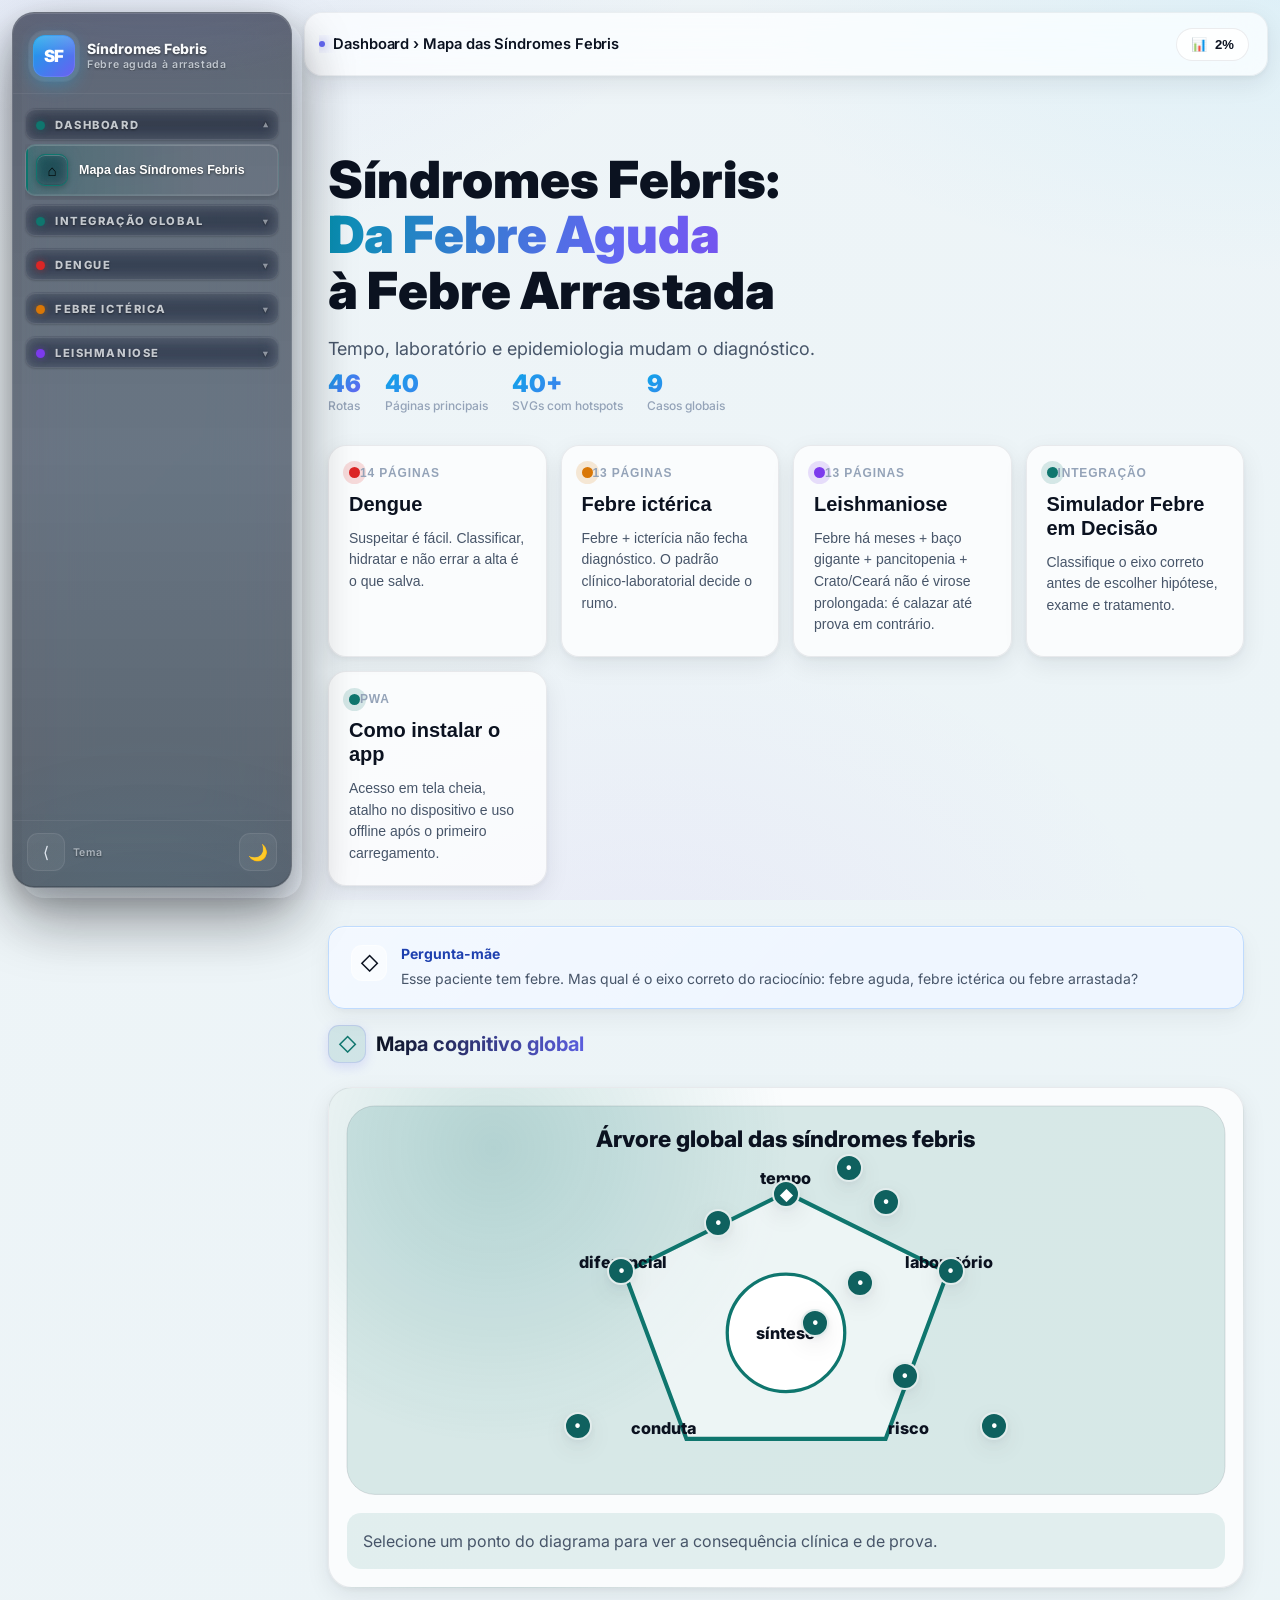
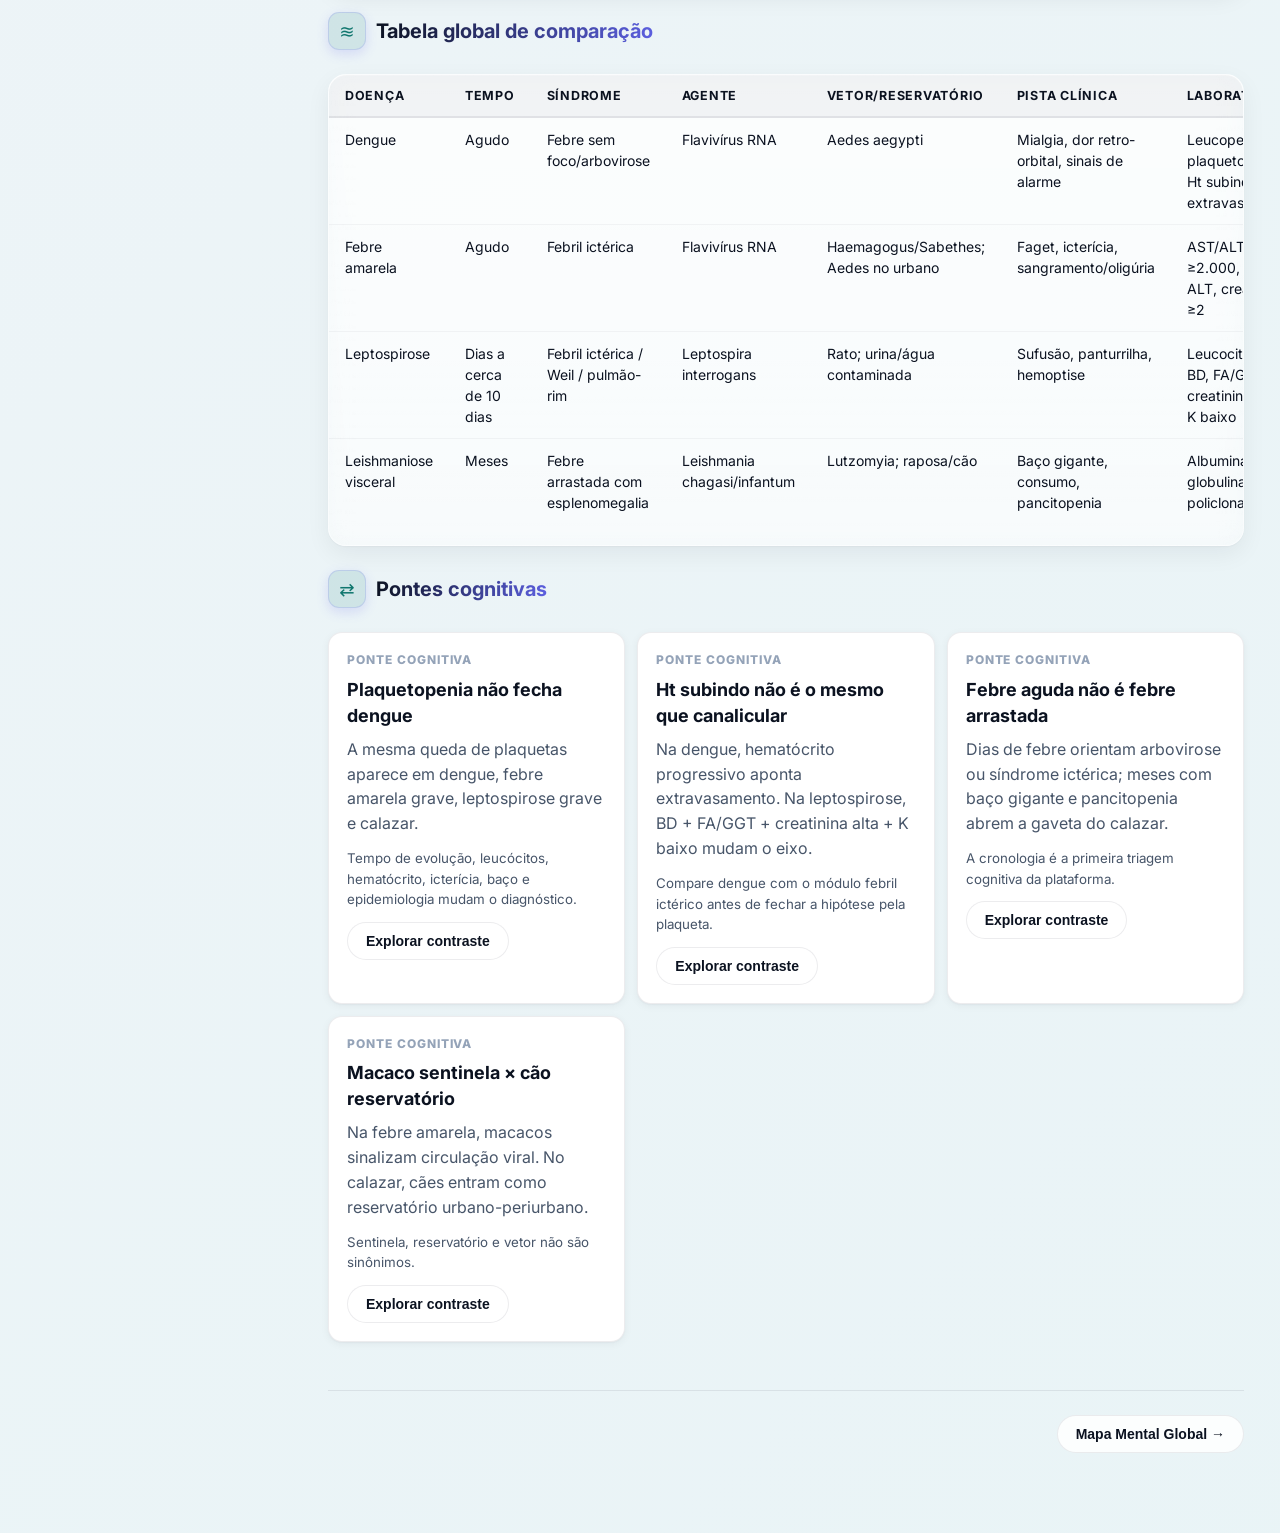
<file: index.html>
<!DOCTYPE html>
<html lang="pt-BR" data-theme="light">
<head>
  <meta charset="UTF-8" />
  <meta name="viewport" content="width=device-width, initial-scale=1.0, viewport-fit=cover" />
  <title>Síndromes Febris — Da Febre Aguda à Febre Arrastada</title>
  <meta name="description" content="Plataforma premium de estudo ativo sobre síndromes febris: Dengue, Febre Amarela × Leptospirose e Leishmaniose Visceral / Calazar." />
  <meta name="theme-color" content="#0f766e" media="(prefers-color-scheme: light)" />
  <meta name="theme-color" content="#07090f" media="(prefers-color-scheme: dark)" />
  <meta name="mobile-web-app-capable" content="yes" />
  <meta name="apple-mobile-web-app-capable" content="yes" />
  <meta name="apple-mobile-web-app-status-bar-style" content="black-translucent" />
  <meta name="apple-mobile-web-app-title" content="Infecto" />
  <link rel="manifest" href="manifest.webmanifest" />
  <link rel="apple-touch-icon" href="assets/icons/apple-touch-icon.png" />
  <link rel="preconnect" href="https://fonts.googleapis.com" />
  <link rel="preconnect" href="https://fonts.gstatic.com" crossorigin />
  <link href="https://fonts.googleapis.com/css2?family=Inter:ital,wght@0,300;0,400;0,500;0,600;0,700;0,800;0,900;1,400&family=JetBrains+Mono:wght@400;600&display=swap" rel="stylesheet" />
  <link rel="stylesheet" href="css/style.css" />
  <link rel="stylesheet" href="css/animations.css" />
  <link rel="stylesheet" href="css/components.css" />
  <link rel="stylesheet" href="css/theme.css" />
  <link rel="stylesheet" href="css/theme-glass.css" />
  <link rel="stylesheet" href="css/theme-motion.css" />
  <link rel="stylesheet" href="css/pwa.css" />
</head>
<body>

  <!-- ══════════ SIDEBAR ══════════ -->
  <aside class="sidebar" id="sidebar" role="navigation" aria-label="Menu principal">

    <!-- Logo -->
    <div class="sidebar-logo">
      <div class="logo-badge">
        <span class="logo-go">SF</span>
      </div>
      <div class="logo-text">
        <span class="logo-title">Síndromes Febris</span>
        <span class="logo-sub">Febre aguda à arrastada</span>
      </div>
    </div>

    <!-- Nav (gerado por JS) -->
    <nav class="sidebar-nav" id="sidebar-nav" aria-label="Blocos de conteúdo"></nav>

    <!-- Footer -->
    <div class="sidebar-footer">
      <button class="sidebar-collapse-btn is-desktop" id="sidebar-collapse-btn" aria-label="Recolher menu lateral" title="Recolher menu">
        <span class="icon">⟨</span>
      </button>
      <span class="sidebar-footer-label">Tema</span>
      <button class="theme-toggle" id="theme-toggle" aria-label="Alternar tema claro/escuro">
        <span id="theme-icon">🌙</span>
      </button>
    </div>

  </aside>

  <!-- Overlay mobile -->
  <div class="sidebar-overlay" id="sidebar-overlay" aria-hidden="true"></div>

  <!-- ══════════ HEADER ══════════ -->
  <header class="header" id="header" role="banner">
    <button class="hamburger" id="hamburger" aria-label="Abrir menu" aria-expanded="false">
      <span></span><span></span><span></span>
    </button>
    <div class="header-breadcrumb" id="header-breadcrumb">Síndromes Febris</div>
    <div class="header-actions">
      <button class="progress-btn" id="progress-btn" aria-label="Ver progresso de estudo">
        <span>📊</span>
        <span id="progress-label">0%</span>
      </button>
    </div>
  </header>

  <!-- ══════════ CONTEÚDO PRINCIPAL ══════════ -->
  <main class="main-content" id="main-content" role="main">
    <div class="page-container" id="page-container">
      <!-- Renderizado dinamicamente via JS -->
    </div>
  </main>

  <!-- ══════════ MODAL DE PROGRESSO ══════════ -->
  <div class="modal-overlay" id="progress-modal"
       role="dialog" aria-modal="true" aria-labelledby="modal-title" hidden>
    <div class="modal-card">
      <div class="modal-header">
        <h2 id="modal-title">Seu Progresso</h2>
        <button class="modal-close" id="modal-close" aria-label="Fechar modal">✕</button>
      </div>
      <div class="modal-body" id="modal-body"></div>
    </div>
  </div>

  <!-- ══════════ SCRIPTS ══════════ -->
  <script src="js/data.js"></script>
  <script src="js/pages.js"></script>
  <script src="js/router.js"></script>
  <script src="js/app.js"></script>
  <script src="js/theme-enhancer.js"></script>
  <script src="js/theme-motion.js"></script>
  <script src="js/pwa.js"></script>
</body>
</html>
</file>
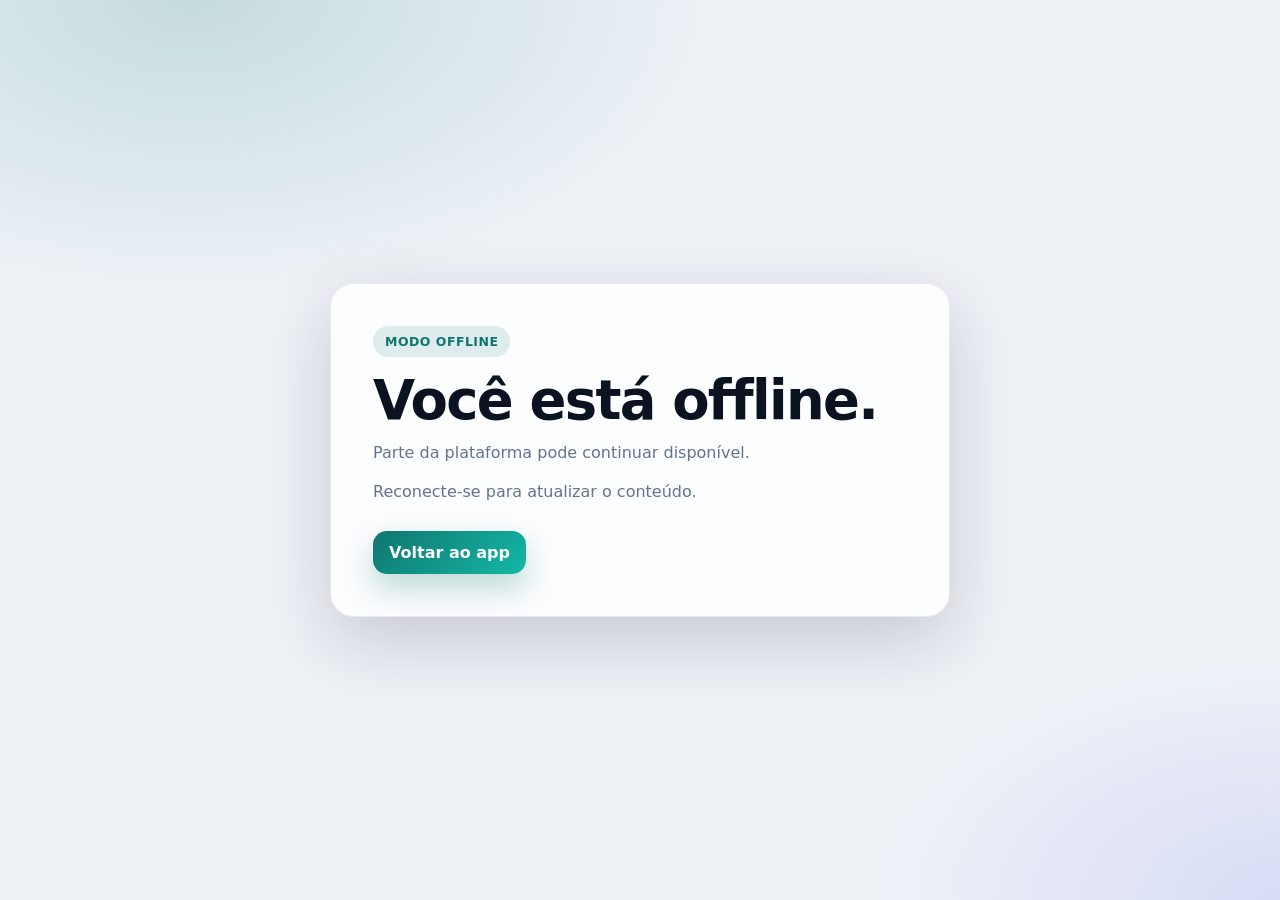
<file: offline.html>
<!DOCTYPE html>
<html lang="pt-BR" data-theme="light">
<head>
  <meta charset="UTF-8" />
  <meta name="viewport" content="width=device-width, initial-scale=1.0, viewport-fit=cover" />
  <title>Você está offline — Síndromes Febris</title>
  <meta name="theme-color" content="#0f766e" />
  <style>
    :root {
      --bg: #eef2f7;
      --card: rgba(255,255,255,0.82);
      --text: #0b1220;
      --muted: #64748b;
      --accent: #0f766e;
      --border: rgba(15,23,42,0.08);
    }

    @media (prefers-color-scheme: dark) {
      :root {
        --bg: #07090f;
        --card: rgba(20,27,45,0.86);
        --text: #f1f5f9;
        --muted: #94a3b8;
        --accent: #5eead4;
        --border: rgba(255,255,255,0.08);
      }
    }

    * { box-sizing: border-box; }

    body {
      min-height: 100vh;
      margin: 0;
      display: grid;
      place-items: center;
      padding: max(24px, env(safe-area-inset-top)) max(20px, env(safe-area-inset-right)) max(24px, env(safe-area-inset-bottom)) max(20px, env(safe-area-inset-left));
      background:
        radial-gradient(900px 500px at 15% 0%, rgba(15,118,110,0.18), transparent 60%),
        radial-gradient(700px 420px at 100% 100%, rgba(99,102,241,0.16), transparent 58%),
        var(--bg);
      color: var(--text);
      font-family: Inter, ui-sans-serif, system-ui, -apple-system, BlinkMacSystemFont, "Segoe UI", sans-serif;
    }

    main {
      width: min(100%, 620px);
      padding: clamp(24px, 6vw, 42px);
      border: 1px solid var(--border);
      border-radius: 24px;
      background: var(--card);
      box-shadow: 0 24px 70px rgba(15,23,42,0.18);
      backdrop-filter: blur(22px) saturate(160%);
    }

    .badge {
      display: inline-flex;
      align-items: center;
      gap: 8px;
      padding: 8px 12px;
      border-radius: 999px;
      background: rgba(15,118,110,0.12);
      color: var(--accent);
      font-size: 0.78rem;
      font-weight: 800;
      letter-spacing: 0.04em;
      text-transform: uppercase;
    }

    h1 {
      margin: 18px 0 12px;
      font-size: clamp(2rem, 8vw, 3.4rem);
      line-height: 0.95;
      letter-spacing: -0.03em;
    }

    p {
      margin: 0 0 12px;
      color: var(--muted);
      font-size: 1rem;
      line-height: 1.7;
    }

    a {
      display: inline-flex;
      margin-top: 14px;
      padding: 12px 16px;
      border-radius: 14px;
      background: linear-gradient(135deg, #0f766e, #14b8a6);
      color: #fff;
      font-weight: 800;
      text-decoration: none;
      box-shadow: 0 14px 32px rgba(15,118,110,0.28);
    }
  </style>
</head>
<body>
  <main>
    <span class="badge">Modo offline</span>
    <h1>Você está offline.</h1>
    <p>Parte da plataforma pode continuar disponível.</p>
    <p>Reconecte-se para atualizar o conteúdo.</p>
    <a href="./">Voltar ao app</a>
  </main>
</body>
</html>
</file>
<file: css/style.css>
/* =========================================
   GO PREMIUM — DOENÇAS INTERCORRENTES
   Stylesheet Principal
   ========================================= */

/* --- TOKENS DE COR GLOBAIS --- */
:root {
  /* Neutros */
  --bg-primary: #f4f7f6;
  --bg-secondary: #ffffff;
  --bg-card: rgba(255,255,255,0.75);
  --text-primary: #0f172a;
  --text-secondary: #475569;
  --text-muted: #94a3b8;
  --border-color: rgba(0,0,0,0.08);
  --border-light: rgba(0,0,0,0.05);

  /* Sidebar */
  --sidebar-bg: rgba(15,23,42,0.98);
  --sidebar-text: #e2e8f0;
  --sidebar-accent: #38bdf8;
  --sidebar-width: 272px;

  /* Header */
  --header-bg: rgba(244,247,246,0.88);
  --header-height: 58px;

  /* Sucesso / Erro */
  --success: #10b981;
  --success-light: rgba(16,185,129,0.12);
  --error: #ef4444;
  --error-light: rgba(239,68,68,0.12);
  --warning: #f59e0b;
  --info: #3b82f6;

  /* Bloco Tireoide */
  --color-tireoide: #0891b2;
  --color-tireoide-light: #e0f2fe;
  --color-tireoide-mid: #7dd3fc;
  --grad-tireoide: linear-gradient(135deg,#e0f7fa 0%,#b2ebf2 35%,#80deea 65%,#4dd0e1 100%);

  /* Bloco Reumato */
  --color-reumato: #9333ea;
  --color-reumato-light: #f3e8ff;
  --color-reumato-mid: #c084fc;
  --grad-reumato: linear-gradient(135deg,#f5f3ff 0%,#ede9fe 35%,#ddd6fe 65%,#c4b5fd 100%);

  /* Bloco SAF */
  --color-saf: #7c3aed;
  --color-saf-light: #ede9fe;
  --grad-saf: linear-gradient(135deg,#fdf4ff 0%,#fae8ff 35%,#e9d5ff 65%,#d8b4fe 100%);

  /* Bloco Cardio */
  --color-cardio: #e11d48;
  --color-cardio-light: #fff1f2;
  --color-cardio-mid: #fda4af;
  --grad-cardio: linear-gradient(135deg,#fff1f2 0%,#ffe4e6 35%,#fecdd3 65%,#fda4af 100%);

  /* Bloco Hepato */
  --color-hepato: #d97706;
  --color-hepato-light: #fffbeb;
  --color-hepato-mid: #fcd34d;
  --grad-hepato: linear-gradient(135deg,#fffde7 0%,#fff9c4 35%,#fff59d 65%,#ffe082 100%);

  /* Bloco ITU */
  --color-itu: #0284c7;
  --color-itu-light: #e0f2fe;
  --color-itu-mid: #7dd3fc;
  --grad-itu: linear-gradient(135deg,#ecfeff 0%,#cffafe 35%,#a5f3fc 65%,#67e8f9 100%);

  /* Bloco Revisão */
  --color-revisao: #0f766e;
  --color-revisao-light: #f0fdfa;
  --grad-revisao: linear-gradient(135deg,#f0fdfa 0%,#ccfbf1 35%,#99f6e4 65%,#5eead4 100%);

  /* Síndromes Febris */
  --color-dengue: #dc2626;
  --color-icterica: #d97706;
  --color-leish: #7c3aed;
  --grad-dengue: linear-gradient(135deg,#fff1f2 0%,#fee2e2 36%,#fecaca 68%,#fca5a5 100%);
  --grad-icterica: linear-gradient(135deg,#fffbeb 0%,#fef3c7 36%,#fde68a 68%,#fbbf24 100%);
  --grad-leish: linear-gradient(135deg,#f5f3ff 0%,#ede9fe 36%,#ddd6fe 68%,#c4b5fd 100%);

  /* Sombras */
  --shadow-sm: 0 1px 3px rgba(0,0,0,0.08), 0 1px 2px rgba(0,0,0,0.06);
  --shadow-md: 0 4px 16px rgba(0,0,0,0.10), 0 2px 6px rgba(0,0,0,0.07);
  --shadow-lg: 0 12px 40px rgba(0,0,0,0.13), 0 4px 12px rgba(0,0,0,0.08);
  --shadow-xl: 0 24px 60px rgba(0,0,0,0.16);

  /* Bordas arredondadas */
  --radius-sm: 8px;
  --radius-md: 12px;
  --radius-lg: 16px;
  --radius-xl: 24px;
  --radius-full: 9999px;

  /* Tipografia */
  --font-body: 'Inter', system-ui, sans-serif;
  --font-mono: 'JetBrains Mono', monospace;
  --text-xs: 0.75rem;
  --text-sm: 0.875rem;
  --text-base: 1rem;
  --text-lg: 1.125rem;
  --text-xl: 1.25rem;
  --text-2xl: 1.5rem;
  --text-3xl: 1.875rem;
  --text-4xl: 2.25rem;

  /* Transições */
  --transition-fast: all 0.15s ease;
  --transition-base: all 0.25s cubic-bezier(0.4,0,0.2,1);
  --transition-slow: all 0.4s cubic-bezier(0.4,0,0.2,1);
}

/* --- DARK MODE --- */
[data-theme="dark"] {
  --bg-primary: #0a0f1e;
  --bg-secondary: #111827;
  --bg-card: rgba(17,24,39,0.80);
  --text-primary: #f1f5f9;
  --text-secondary: #94a3b8;
  --text-muted: #64748b;
  --border-color: rgba(255,255,255,0.08);
  --border-light: rgba(255,255,255,0.05);
  --header-bg: rgba(10,15,30,0.90);

  --grad-tireoide: linear-gradient(135deg,#0c2d3a 0%,#0e3d4a 35%,#0a4a5a 65%,#065670 100%);
  --grad-reumato: linear-gradient(135deg,#1a0a2e 0%,#240e42 35%,#2d1256 65%,#3d1a6e 100%);
  --grad-saf: linear-gradient(135deg,#1e0a30 0%,#2a0e40 35%,#381254 65%,#4a1a6e 100%);
  --grad-cardio: linear-gradient(135deg,#2d0a0e 0%,#3d0e14 35%,#4a121a 65%,#5c1822 100%);
  --grad-hepato: linear-gradient(135deg,#2a1a00 0%,#3a2200 35%,#4a2c00 65%,#5a3800 100%);
  --grad-itu: linear-gradient(135deg,#0a1e2d 0%,#0c2a3d 35%,#0e364a 65%,#104256 100%);
  --grad-revisao: linear-gradient(135deg,#061a18 0%,#082420 35%,#0a2e2a 65%,#0c3a34 100%);
  --grad-dengue: linear-gradient(135deg,#2d0a0a 0%,#3b1111 36%,#4a1515 68%,#5c1a1a 100%);
  --grad-icterica: linear-gradient(135deg,#2a1a00 0%,#3a2200 36%,#4a2c00 68%,#5a3800 100%);
  --grad-leish: linear-gradient(135deg,#1a0a2e 0%,#240e42 36%,#2d1256 68%,#3d1a6e 100%);
}

/* --- RESET E BASE --- */
*, *::before, *::after { box-sizing: border-box; margin: 0; padding: 0; }
html { font-size: 16px; scroll-behavior: smooth; }
body {
  font-family: var(--font-body);
  background: var(--bg-primary);
  color: var(--text-primary);
  min-height: 100vh;
  display: flex;
  transition: background 0.3s ease, color 0.3s ease;
  overflow-x: hidden;
}

/* --- SIDEBAR --- */
.sidebar {
  position: fixed;
  left: 0; top: 0;
  width: var(--sidebar-width);
  height: 100vh;
  background: var(--sidebar-bg);
  backdrop-filter: blur(24px) saturate(200%);
  border-right: 1px solid rgba(255,255,255,0.07);
  display: flex;
  flex-direction: column;
  z-index: 200;
  transition: width 0.3s cubic-bezier(0.4,0,0.2,1), transform 0.3s cubic-bezier(0.4,0,0.2,1);
  overflow: hidden;
}

/* --- LOGO --- */
.sidebar-logo {
  display: flex;
  align-items: center;
  gap: 10px;
  padding: 18px 18px 14px;
  border-bottom: 1px solid rgba(255,255,255,0.07);
  flex-shrink: 0;
}

.logo-badge {
  width: 36px;
  height: 36px;
  border-radius: 10px;
  background: linear-gradient(135deg, #0ea5e9, #6366f1);
  display: flex;
  align-items: center;
  justify-content: center;
  flex-shrink: 0;
  box-shadow: 0 4px 12px rgba(14,165,233,0.35);
}

.logo-go {
  font-size: 1rem;
  font-weight: 900;
  color: #fff;
  letter-spacing: -0.04em;
  line-height: 1;
}

.logo-text {
  display: flex;
  flex-direction: column;
  gap: 1px;
  overflow: hidden;
}

.logo-title {
  font-size: 0.8rem;
  font-weight: 800;
  color: #f1f5f9;
  white-space: nowrap;
  line-height: 1.2;
}

.logo-sub {
  font-size: 0.62rem;
  font-weight: 500;
  color: rgba(255,255,255,0.35);
  white-space: nowrap;
  letter-spacing: 0.04em;
}

/* --- NAV SCROLL AREA --- */
.sidebar-nav {
  flex: 1;
  width: 100%;
  overflow-y: auto;
  overflow-x: hidden;
  padding: 10px 10px 8px;
  scrollbar-width: thin;
  scrollbar-color: rgba(255,255,255,0.1) transparent;
}
.sidebar-nav::-webkit-scrollbar { width: 4px; }
.sidebar-nav::-webkit-scrollbar-thumb { background: rgba(255,255,255,0.1); border-radius: 4px; }

/* --- BLOCO CARD (group de doença) --- */
.nav-group {
  margin-bottom: 6px;
}

.nav-group-header {
  display: flex;
  align-items: center;
  gap: 9px;
  padding: 7px 8px 5px;
  cursor: pointer;
  border-radius: var(--radius-md);
  transition: var(--transition-fast);
  user-select: none;
}

.nav-group-header:hover {
  background: rgba(255,255,255,0.05);
}

.nav-group-dot {
  width: 8px;
  height: 8px;
  border-radius: 50%;
  flex-shrink: 0;
  transition: var(--transition-base);
}

.nav-group-title {
  font-size: 0.68rem;
  font-weight: 800;
  text-transform: uppercase;
  letter-spacing: 0.12em;
  color: rgba(255,255,255,0.45);
  flex: 1;
  white-space: nowrap;
  overflow: hidden;
  text-overflow: ellipsis;
  transition: var(--transition-fast);
}

.nav-group-header:hover .nav-group-title {
  color: rgba(255,255,255,0.7);
}

.nav-group-toggle {
  font-size: 0.6rem;
  color: rgba(255,255,255,0.25);
  transition: transform 0.25s ease;
  flex-shrink: 0;
}

.nav-group.open .nav-group-toggle {
  transform: rotate(180deg);
}

/* --- CARDS DAS PÁGINAS DENTRO DO GRUPO --- */
.nav-pages {
  display: flex;
  flex-direction: column;
  gap: 3px;
  padding: 0 0 4px 0;
  overflow: hidden;
  max-height: 0;
  transition: max-height 0.35s cubic-bezier(0.4,0,0.2,1), opacity 0.25s ease;
  opacity: 0;
}

.nav-group.open .nav-pages {
  max-height: 800px;
  opacity: 1;
}

.nav-page-card {
  display: flex;
  align-items: center;
  gap: 10px;
  padding: 8px 10px;
  border-radius: var(--radius-md);
  cursor: pointer;
  border: 1px solid transparent;
  background: transparent;
  width: 100%;
  text-align: left;
  transition: all 0.2s cubic-bezier(0.4,0,0.2,1);
  position: relative;
  overflow: hidden;
}

.nav-page-card::before {
  content: '';
  position: absolute;
  left: 0; top: 0; bottom: 0;
  width: 3px;
  border-radius: 0 2px 2px 0;
  background: transparent;
  transition: var(--transition-fast);
}

.nav-page-card:hover {
  background: rgba(255,255,255,0.06);
  border-color: rgba(255,255,255,0.07);
}

.nav-page-card:hover::before {
  background: rgba(255,255,255,0.2);
}

.nav-page-card.active {
  border-color: rgba(255,255,255,0.1);
  background: rgba(255,255,255,0.08);
}

.nav-page-card.active::before {
  background: var(--nav-accent, #38bdf8);
}

.nav-page-icon {
  width: 30px;
  height: 30px;
  border-radius: 8px;
  display: flex;
  align-items: center;
  justify-content: center;
  font-size: 0.9rem;
  flex-shrink: 0;
  background: rgba(255,255,255,0.07);
  transition: var(--transition-fast);
}

.nav-page-card.active .nav-page-icon {
  background: var(--nav-accent-soft, rgba(56,189,248,0.2));
}

.nav-page-info {
  flex: 1;
  overflow: hidden;
}

.nav-page-label {
  font-size: 0.76rem;
  font-weight: 600;
  color: rgba(255,255,255,0.55);
  white-space: nowrap;
  overflow: hidden;
  text-overflow: ellipsis;
  line-height: 1.3;
  transition: var(--transition-fast);
}

.nav-page-card:hover .nav-page-label,
.nav-page-card.active .nav-page-label {
  color: rgba(255,255,255,0.92);
}

/* --- FOOTER DA SIDEBAR --- */
.sidebar-footer {
  padding: 10px 12px 16px;
  border-top: 1px solid rgba(255,255,255,0.07);
  flex-shrink: 0;
  display: flex;
  align-items: center;
  justify-content: space-between;
  gap: 8px;
}

.sidebar-footer-label {
  font-size: 0.65rem;
  color: rgba(255,255,255,0.25);
  font-weight: 500;
}

.theme-toggle {
  width: 36px; height: 36px;
  border-radius: 10px;
  border: 1px solid rgba(255,255,255,0.1);
  background: rgba(255,255,255,0.06);
  cursor: pointer;
  font-size: 1rem;
  display: flex; align-items: center; justify-content: center;
  transition: var(--transition-base);
  color: #e2e8f0;
  flex-shrink: 0;
}
.theme-toggle:hover { background: rgba(255,255,255,0.13); transform: scale(1.08); }

/* --- SIDEBAR OVERLAY (mobile) --- */
.sidebar-overlay {
  display: none;
  position: fixed;
  inset: 0;
  background: rgba(0,0,0,0.55);
  z-index: 190;
  backdrop-filter: blur(6px);
  -webkit-backdrop-filter: blur(6px);
}

/* --- HEADER --- */
.header {
  position: fixed;
  top: 0;
  left: var(--sidebar-width);
  right: 0;
  height: var(--header-height);
  background: var(--header-bg);
  backdrop-filter: blur(20px) saturate(180%);
  border-bottom: 1px solid var(--border-color);
  display: flex;
  align-items: center;
  gap: 12px;
  padding: 0 20px 0 16px;
  z-index: 150;
  transition: transform 0.3s cubic-bezier(0.4,0,0.2,1), background 0.3s ease;
}

.header.hidden { transform: translateY(-100%); }

.hamburger {
  display: none;
  flex-direction: column;
  gap: 5px;
  background: none;
  border: none;
  cursor: pointer;
  padding: 4px;
  border-radius: 6px;
}
.hamburger span {
  width: 22px; height: 2px;
  background: var(--text-primary);
  border-radius: 2px;
  transition: var(--transition-base);
  display: block;
}

.header-breadcrumb {
  flex: 1;
  font-size: var(--text-sm);
  font-weight: 500;
  color: var(--text-secondary);
  white-space: nowrap;
  overflow: hidden;
  text-overflow: ellipsis;
}

.header-actions { display: flex; align-items: center; gap: 8px; }

.progress-btn {
  display: flex; align-items: center; gap: 6px;
  padding: 6px 12px;
  border-radius: var(--radius-full);
  border: 1px solid var(--border-color);
  background: var(--bg-card);
  cursor: pointer;
  font-size: var(--text-sm);
  font-weight: 600;
  color: var(--text-primary);
  transition: var(--transition-base);
}
.progress-btn:hover { border-color: var(--info); color: var(--info); transform: translateY(-1px); }

/* --- MAIN CONTENT --- */
.main-content {
  margin-left: var(--sidebar-width);
  margin-top: var(--header-height);
  min-height: calc(100vh - var(--header-height));
  flex: 1;
  transition: var(--transition-base);
}

.page-container {
  max-width: 1100px;
  margin: 0 auto;
  padding: 32px 24px 80px;
}

/* --- PAGE GRADIENT BG --- */
.page-bg {
  position: fixed;
  inset: 0;
  pointer-events: none;
  z-index: 0;
  opacity: 0.35;
  background-size: 400% 400%;
  animation: gradientFlow 18s ease-in-out infinite;
  transition: background 0.6s ease;
}

@keyframes gradientFlow {
  0%   { background-position: 0% 50%; }
  50%  { background-position: 100% 50%; }
  100% { background-position: 0% 50%; }
}

/* Conteúdo acima do bg */
.page-container { position: relative; z-index: 1; }

/* --- GLASS CARD --- */
.glass-card {
  background: var(--bg-card);
  backdrop-filter: blur(16px) saturate(160%);
  -webkit-backdrop-filter: blur(16px) saturate(160%);
  border: 1px solid var(--border-color);
  border-radius: var(--radius-lg);
  box-shadow: var(--shadow-md);
  transition: var(--transition-base);
}

.glass-card:hover {
  box-shadow: var(--shadow-lg);
  border-color: rgba(0,0,0,0.12);
  transform: translateY(-2px);
}

[data-theme="dark"] .glass-card {
  background: rgba(17,24,39,0.75);
  border-color: rgba(255,255,255,0.08);
}

/* --- PAGE SECTIONS --- */
.page-hero {
  margin-bottom: 32px;
  padding: 40px 36px;
  border-radius: var(--radius-xl);
  position: relative;
  overflow: hidden;
}

.page-hero::before {
  content: '';
  position: absolute;
  inset: 0;
  background: var(--grad-current, var(--grad-revisao));
  background-size: 400% 400%;
  animation: gradientFlow 16s ease-in-out infinite;
  z-index: 0;
}

.page-hero > * { position: relative; z-index: 1; }

.page-hero-tag {
  display: inline-flex;
  align-items: center;
  gap: 6px;
  font-size: var(--text-xs);
  font-weight: 700;
  text-transform: uppercase;
  letter-spacing: 0.12em;
  padding: 4px 10px;
  border-radius: var(--radius-full);
  background: rgba(255,255,255,0.35);
  border: 1px solid rgba(255,255,255,0.4);
  color: rgba(0,0,0,0.65);
  margin-bottom: 14px;
}

[data-theme="dark"] .page-hero-tag {
  background: rgba(255,255,255,0.08);
  border-color: rgba(255,255,255,0.15);
  color: rgba(255,255,255,0.7);
}

.page-hero h1 {
  font-size: clamp(1.6rem, 4vw, 2.5rem);
  font-weight: 800;
  line-height: 1.15;
  color: var(--text-primary);
  margin-bottom: 12px;
}

.page-hero .subtitle {
  font-size: var(--text-base);
  color: var(--text-secondary);
  line-height: 1.6;
  max-width: 700px;
}

/* --- SECTION HEADER --- */
.section-header {
  display: flex;
  align-items: center;
  gap: 10px;
  margin-bottom: 20px;
}

.section-icon {
  width: 36px; height: 36px;
  border-radius: var(--radius-sm);
  display: flex; align-items: center; justify-content: center;
  font-size: 1.15rem;
  flex-shrink: 0;
}

.section-header h2 {
  font-size: var(--text-xl);
  font-weight: 700;
  color: var(--text-primary);
}

.section-header h3 {
  font-size: var(--text-lg);
  font-weight: 600;
  color: var(--text-primary);
}

/* --- GRID LAYOUTS --- */
.grid-2 { display: grid; grid-template-columns: 1fr 1fr; gap: 16px; }
.grid-3 { display: grid; grid-template-columns: repeat(3,1fr); gap: 16px; }
.grid-auto { display: grid; grid-template-columns: repeat(auto-fit,minmax(280px,1fr)); gap: 16px; }

/* --- INFO CARDS --- */
.info-card {
  padding: 20px;
  border-radius: var(--radius-lg);
  border-left: 4px solid transparent;
}

.info-card.primary { background: var(--color-tireoide-light, #e0f2fe); border-color: var(--color-tireoide, #0891b2); }
.info-card.success { background: var(--success-light); border-color: var(--success); }
.info-card.warning { background: #fffbeb; border-color: var(--warning); }
.info-card.danger  { background: var(--error-light); border-color: var(--error); }

[data-theme="dark"] .info-card.primary { background: rgba(8,145,178,0.12); }
[data-theme="dark"] .info-card.success { background: rgba(16,185,129,0.12); }
[data-theme="dark"] .info-card.warning { background: rgba(245,158,11,0.12); }
[data-theme="dark"] .info-card.danger  { background: rgba(239,68,68,0.12); }

.info-card h4 {
  font-size: var(--text-sm);
  font-weight: 700;
  text-transform: uppercase;
  letter-spacing: 0.06em;
  margin-bottom: 8px;
  opacity: 0.75;
}

.info-card p, .info-card li {
  font-size: var(--text-sm);
  line-height: 1.65;
  color: var(--text-primary);
}

.info-card ul { padding-left: 16px; }
.info-card li { margin-bottom: 4px; }

/* --- TABELAS PREMIUM --- */
.table-wrap { overflow-x: auto; border-radius: var(--radius-lg); box-shadow: var(--shadow-sm); }

.premium-table {
  width: 100%;
  border-collapse: separate;
  border-spacing: 0;
  font-size: var(--text-sm);
  background: var(--bg-card);
  backdrop-filter: blur(10px);
}

.premium-table th {
  background: rgba(0,0,0,0.04);
  font-weight: 700;
  text-align: left;
  padding: 12px 16px;
  border-bottom: 2px solid var(--border-color);
  white-space: nowrap;
  color: var(--text-primary);
}

[data-theme="dark"] .premium-table th { background: rgba(255,255,255,0.05); }

.premium-table td {
  padding: 11px 16px;
  border-bottom: 1px solid var(--border-light);
  color: var(--text-primary);
  vertical-align: top;
  line-height: 1.5;
}

.premium-table tr:last-child td { border-bottom: none; }

.premium-table tbody tr {
  transition: var(--transition-fast);
}

.premium-table tbody tr:hover {
  background: rgba(0,0,0,0.025);
}

[data-theme="dark"] .premium-table tbody tr:hover { background: rgba(255,255,255,0.04); }

.premium-table .cell-highlight {
  font-weight: 600;
  color: var(--color-current, var(--info));
}

.cell-check { color: var(--success); font-weight: 700; }
.cell-cross { color: var(--error); font-weight: 700; }
.cell-neutral { color: var(--text-muted); }

/* --- BADGE / CHIP --- */
.badge {
  display: inline-flex;
  align-items: center;
  gap: 4px;
  padding: 3px 10px;
  border-radius: var(--radius-full);
  font-size: var(--text-xs);
  font-weight: 700;
  text-transform: uppercase;
  letter-spacing: 0.06em;
}

.badge-ok    { background: var(--success-light); color: #065f46; }
.badge-warn  { background: #fef3c7; color: #92400e; }
.badge-no    { background: var(--error-light); color: #991b1b; }
.badge-info  { background: #eff6ff; color: #1e40af; }

[data-theme="dark"] .badge-ok   { background: rgba(16,185,129,0.2); color: #6ee7b7; }
[data-theme="dark"] .badge-warn { background: rgba(245,158,11,0.2); color: #fcd34d; }
[data-theme="dark"] .badge-no   { background: rgba(239,68,68,0.2); color: #fca5a5; }
[data-theme="dark"] .badge-info { background: rgba(59,130,246,0.2); color: #93c5fd; }

/* --- MEDICAMENTOS --- */
.med-group { margin-bottom: 20px; }
.med-group-title {
  font-size: var(--text-xs);
  font-weight: 700;
  text-transform: uppercase;
  letter-spacing: 0.1em;
  margin-bottom: 10px;
  display: flex; align-items: center; gap: 6px;
}

.med-card {
  display: flex;
  align-items: flex-start;
  gap: 12px;
  padding: 14px 16px;
  border-radius: var(--radius-md);
  margin-bottom: 8px;
  border: 1px solid var(--border-color);
  background: var(--bg-card);
  transition: var(--transition-base);
}

.med-card:hover { transform: translateX(4px); box-shadow: var(--shadow-sm); }

.med-icon {
  width: 32px; height: 32px;
  border-radius: var(--radius-sm);
  display: flex; align-items: center; justify-content: center;
  font-size: 1rem;
  flex-shrink: 0;
}

.med-card.can  .med-icon { background: var(--success-light); }
.med-card.warn .med-icon { background: #fef3c7; }
.med-card.no   .med-icon { background: var(--error-light); }

.med-info { flex: 1; }
.med-name { font-weight: 700; font-size: var(--text-sm); margin-bottom: 3px; }
.med-desc { font-size: var(--text-xs); color: var(--text-secondary); line-height: 1.5; }

/* --- ALERTA / PEGADINHA --- */
.alert {
  padding: 16px 20px;
  border-radius: var(--radius-lg);
  display: flex;
  gap: 14px;
  margin-bottom: 16px;
  border: 1px solid transparent;
}

.alert-icon { font-size: 1.4rem; flex-shrink: 0; margin-top: 2px; }
.alert-body {}
.alert-title { font-weight: 700; margin-bottom: 6px; font-size: var(--text-sm); }
.alert-text  { font-size: var(--text-sm); line-height: 1.6; color: var(--text-secondary); }

.alert.pegadinha { background: #fff7ed; border-color: #fed7aa; }
.alert.pegadinha .alert-title { color: #c2410c; }
[data-theme="dark"] .alert.pegadinha { background: rgba(249,115,22,0.12); border-color: rgba(249,115,22,0.3); }

.alert.atencao { background: #fefce8; border-color: #fef08a; }
.alert.atencao .alert-title { color: #a16207; }
[data-theme="dark"] .alert.atencao { background: rgba(234,179,8,0.12); border-color: rgba(234,179,8,0.3); }

.alert.info { background: #eff6ff; border-color: #bfdbfe; }
.alert.info .alert-title { color: #1e40af; }
[data-theme="dark"] .alert.info { background: rgba(59,130,246,0.12); border-color: rgba(59,130,246,0.3); }

.alert.success { background: #f0fdf4; border-color: #bbf7d0; }
.alert.success .alert-title { color: #15803d; }
[data-theme="dark"] .alert.success { background: rgba(16,185,129,0.12); border-color: rgba(16,185,129,0.3); }

.alert.danger { background: #fef2f2; border-color: #fecaca; }
.alert.danger .alert-title { color: #b91c1c; }
[data-theme="dark"] .alert.danger { background: rgba(239,68,68,0.12); border-color: rgba(239,68,68,0.3); }

/* --- QUIZ --- */
.quiz-section {
  margin-top: 40px;
  padding-top: 32px;
  border-top: 2px dashed var(--border-color);
}

.quiz-header {
  display: flex; align-items: center; gap: 10px;
  margin-bottom: 24px;
}

.quiz-header h3 {
  font-size: var(--text-xl);
  font-weight: 800;
  color: var(--text-primary);
}

.quiz-tag {
  padding: 3px 10px;
  border-radius: var(--radius-full);
  background: #fff7ed;
  color: #c2410c;
  font-size: var(--text-xs);
  font-weight: 700;
  text-transform: uppercase;
  letter-spacing: 0.08em;
}

[data-theme="dark"] .quiz-tag { background: rgba(249,115,22,0.2); color: #fb923c; }

.quiz-card {
  padding: 24px;
  border-radius: var(--radius-lg);
  margin-bottom: 20px;
  border: 1px solid var(--border-color);
  background: var(--bg-card);
  backdrop-filter: blur(10px);
}

.quiz-number {
  font-size: var(--text-xs);
  font-weight: 700;
  text-transform: uppercase;
  letter-spacing: 0.1em;
  color: var(--text-muted);
  margin-bottom: 10px;
}

.quiz-stem {
  font-size: var(--text-base);
  line-height: 1.7;
  color: var(--text-primary);
  margin-bottom: 20px;
  font-weight: 400;
}

.quiz-options {
  display: flex;
  flex-direction: column;
  gap: 8px;
  margin-bottom: 16px;
}

.quiz-option {
  display: flex;
  align-items: flex-start;
  gap: 10px;
  padding: 12px 16px;
  border-radius: var(--radius-md);
  border: 2px solid var(--border-color);
  background: var(--bg-secondary);
  cursor: pointer;
  transition: var(--transition-base);
  text-align: left;
  width: 100%;
  font-size: var(--text-sm);
  line-height: 1.55;
  color: var(--text-primary);
}

.quiz-option:hover {
  border-color: var(--info);
  background: rgba(59,130,246,0.04);
  transform: translateX(4px);
}

.quiz-option.correct {
  border-color: var(--success) !important;
  background: var(--success-light) !important;
  animation: pulseSuccess 0.5s ease;
}

.quiz-option.wrong {
  border-color: var(--error) !important;
  background: var(--error-light) !important;
  animation: shakeError 0.45s ease;
}

.quiz-option .opt-letter {
  font-weight: 800;
  font-size: var(--text-sm);
  min-width: 22px;
  color: var(--text-muted);
  flex-shrink: 0;
}

.quiz-option.correct .opt-letter { color: var(--success); }
.quiz-option.wrong .opt-letter   { color: var(--error); }

.quiz-feedback {
  display: none;
  padding: 16px 20px;
  border-radius: var(--radius-md);
  font-size: var(--text-sm);
  line-height: 1.6;
  margin-top: 12px;
  animation: fadeInUp 0.4s ease;
}

.quiz-feedback.show { display: block; }
.quiz-feedback.correct-feedback { background: var(--success-light); border-left: 4px solid var(--success); }
.quiz-feedback.wrong-feedback   { background: var(--error-light); border-left: 4px solid var(--error); }
.quiz-feedback .fb-title { font-weight: 700; margin-bottom: 6px; }

.quiz-reveal-btn {
  display: inline-flex;
  align-items: center;
  gap: 6px;
  padding: 8px 16px;
  border-radius: var(--radius-full);
  border: 1px solid var(--border-color);
  background: var(--bg-secondary);
  cursor: pointer;
  font-size: var(--text-sm);
  font-weight: 600;
  color: var(--text-primary);
  transition: var(--transition-base);
}
.quiz-reveal-btn:hover { border-color: var(--info); color: var(--info); }
.quiz-reveal-btn:disabled { opacity: 0.4; cursor: default; }

/* --- SIMULADORES / INTERATIVOS --- */
.simulator-card {
  padding: 24px;
  border-radius: var(--radius-lg);
  border: 1px solid var(--border-color);
  background: var(--bg-card);
  backdrop-filter: blur(12px);
  margin-bottom: 16px;
}

.simulator-card h4 {
  font-size: var(--text-base);
  font-weight: 700;
  margin-bottom: 16px;
  color: var(--text-primary);
}

.sim-label {
  display: block;
  font-size: var(--text-sm);
  font-weight: 600;
  margin-bottom: 8px;
  color: var(--text-secondary);
}

.sim-select, .sim-input {
  width: 100%;
  padding: 10px 14px;
  border-radius: var(--radius-md);
  border: 1.5px solid var(--border-color);
  background: var(--bg-secondary);
  color: var(--text-primary);
  font-size: var(--text-sm);
  font-family: var(--font-body);
  outline: none;
  transition: var(--transition-base);
  margin-bottom: 14px;
}

.sim-select:focus, .sim-input:focus {
  border-color: var(--info);
  box-shadow: 0 0 0 3px rgba(59,130,246,0.12);
}

.sim-result {
  padding: 14px 18px;
  border-radius: var(--radius-md);
  font-size: var(--text-sm);
  line-height: 1.6;
  font-weight: 500;
  min-height: 48px;
  display: flex; align-items: center;
  margin-top: 4px;
}

.sim-result.ok      { background: var(--success-light); color: #065f46; border-left: 4px solid var(--success); }
.sim-result.warn    { background: #fef3c7; color: #92400e; border-left: 4px solid var(--warning); }
.sim-result.danger  { background: var(--error-light); color: #991b1b; border-left: 4px solid var(--error); }
.sim-result.neutral { background: rgba(0,0,0,0.04); color: var(--text-secondary); border-left: 4px solid var(--border-color); }

[data-theme="dark"] .sim-result.ok      { background: rgba(16,185,129,0.15); color: #6ee7b7; }
[data-theme="dark"] .sim-result.warn    { background: rgba(245,158,11,0.15); color: #fcd34d; }
[data-theme="dark"] .sim-result.danger  { background: rgba(239,68,68,0.15); color: #fca5a5; }
[data-theme="dark"] .sim-result.neutral { background: rgba(255,255,255,0.05); }

.sim-btn {
  display: inline-flex;
  align-items: center;
  gap: 8px;
  padding: 10px 22px;
  border-radius: var(--radius-full);
  border: none;
  background: var(--info);
  color: #fff;
  font-size: var(--text-sm);
  font-weight: 700;
  cursor: pointer;
  transition: var(--transition-base);
  margin-top: 4px;
}
.sim-btn:hover { transform: translateY(-2px); box-shadow: 0 6px 20px rgba(59,130,246,0.35); }
.sim-btn:active { transform: scale(0.97); }

/* --- HOTSPOTS --- */
.hotspot-container {
  position: relative;
  display: inline-block;
  width: 100%;
}

.hotspot {
  position: absolute;
  width: 24px; height: 24px;
  border-radius: 50%;
  background: var(--info);
  border: 2px solid #fff;
  cursor: pointer;
  display: flex; align-items: center; justify-content: center;
  font-size: 0.65rem;
  font-weight: 800;
  color: #fff;
  z-index: 10;
  transition: var(--transition-base);
  animation: hotspotPulse 2.5s ease-in-out infinite;
  box-shadow: 0 2px 8px rgba(0,0,0,0.25);
}

.hotspot::after {
  content: '';
  position: absolute;
  inset: -4px;
  border-radius: 50%;
  border: 2px solid var(--info);
  animation: hotspotRipple 2.5s ease-in-out infinite;
  opacity: 0.5;
}

.hotspot:hover {
  transform: scale(1.3);
  animation: none;
  box-shadow: 0 4px 16px rgba(59,130,246,0.45);
}

.hotspot-popup {
  position: absolute;
  left: calc(100% + 12px);
  top: 50%;
  transform: translateY(-50%);
  background: rgba(15,23,42,0.97);
  border: 1px solid rgba(255,255,255,0.12);
  color: #e2e8f0;
  font-size: var(--text-xs);
  padding: 10px 14px;
  border-radius: var(--radius-md);
  white-space: nowrap;
  max-width: 220px;
  white-space: normal;
  pointer-events: none;
  opacity: 0;
  z-index: 20;
  transition: var(--transition-fast);
  box-shadow: var(--shadow-lg);
}

.hotspot:hover + .hotspot-popup,
.hotspot-popup.show { opacity: 1; }

/* --- FLASHCARDS --- */
.flashcard-grid { display: grid; grid-template-columns: repeat(auto-fill,minmax(240px,1fr)); gap: 14px; }

.flashcard {
  height: 160px;
  cursor: pointer;
  perspective: 900px;
}

.flashcard-inner {
  width: 100%; height: 100%;
  position: relative;
  transform-style: preserve-3d;
  transition: transform 0.55s cubic-bezier(0.4,0,0.2,1);
  border-radius: var(--radius-lg);
}

.flashcard.flipped .flashcard-inner { transform: rotateY(180deg); }

.flashcard-front, .flashcard-back {
  position: absolute;
  inset: 0;
  backface-visibility: hidden;
  border-radius: var(--radius-lg);
  display: flex;
  align-items: center;
  justify-content: center;
  padding: 20px;
  text-align: center;
  border: 1px solid var(--border-color);
}

.flashcard-front {
  background: var(--bg-card);
  font-weight: 700;
  font-size: var(--text-sm);
  color: var(--text-primary);
}

.flashcard-back {
  background: linear-gradient(135deg,#1e40af,#3b82f6);
  color: #fff;
  font-size: var(--text-xs);
  line-height: 1.5;
  transform: rotateY(180deg);
}

/* --- FLUXOGRAMA --- */
.flow-container {
  display: flex;
  flex-direction: column;
  align-items: center;
  gap: 0;
  padding: 20px;
}

.flow-step {
  background: var(--bg-card);
  border: 1.5px solid var(--border-color);
  border-radius: var(--radius-md);
  padding: 12px 20px;
  text-align: center;
  font-size: var(--text-sm);
  font-weight: 500;
  max-width: 320px;
  width: 100%;
  position: relative;
  transition: var(--transition-base);
}

.flow-step:hover {
  border-color: var(--info);
  box-shadow: var(--shadow-sm);
  transform: scale(1.02);
}

.flow-step.decision {
  background: #fffbeb;
  border-color: var(--warning);
  clip-path: polygon(50% 0%,100% 50%,50% 100%,0% 50%);
  padding: 24px 40px;
  border-radius: 4px;
}

[data-theme="dark"] .flow-step.decision { background: rgba(245,158,11,0.1); }

.flow-arrow {
  font-size: 1.5rem;
  color: var(--text-muted);
  line-height: 1;
  margin: 4px 0;
}

/* --- MAPA MENTAL --- */
.mind-map {
  padding: 20px;
  background: var(--bg-card);
  border-radius: var(--radius-lg);
  border: 1px solid var(--border-color);
}

.mind-map-center {
  text-align: center;
  font-weight: 800;
  font-size: var(--text-lg);
  padding: 14px 24px;
  border-radius: var(--radius-md);
  margin-bottom: 20px;
  background: linear-gradient(135deg,var(--info),var(--color-tireoide, var(--info)));
  color: #fff;
  box-shadow: var(--shadow-md);
}

.mind-map-branches {
  display: grid;
  grid-template-columns: repeat(auto-fit,minmax(200px,1fr));
  gap: 12px;
}

.mind-branch {
  padding: 12px 16px;
  border-radius: var(--radius-md);
  border: 1px solid var(--border-color);
  background: var(--bg-secondary);
  font-size: var(--text-sm);
  line-height: 1.55;
}

.mind-branch-title {
  font-weight: 700;
  margin-bottom: 6px;
  font-size: var(--text-xs);
  text-transform: uppercase;
  letter-spacing: 0.08em;
  color: var(--text-muted);
}

/* --- VIA DE PARTO CARD --- */
.parto-card {
  border-radius: var(--radius-lg);
  overflow: hidden;
  border: 1px solid var(--border-color);
  margin-bottom: 16px;
}

.parto-card-header {
  padding: 14px 20px;
  font-weight: 700;
  font-size: var(--text-sm);
  display: flex; align-items: center; gap: 8px;
}

.parto-vaginal .parto-card-header { background: var(--success-light); color: #065f46; }
.parto-cesarea .parto-card-header { background: var(--error-light); color: #991b1b; }

[data-theme="dark"] .parto-vaginal .parto-card-header { background: rgba(16,185,129,0.2); color: #6ee7b7; }
[data-theme="dark"] .parto-cesarea .parto-card-header { background: rgba(239,68,68,0.2); color: #fca5a5; }

.parto-card-body {
  padding: 16px 20px;
  background: var(--bg-card);
  font-size: var(--text-sm);
  line-height: 1.6;
}

.parto-card-body ul { padding-left: 16px; }
.parto-card-body li { margin-bottom: 6px; }

/* --- MODAL --- */
.modal-overlay {
  position: fixed;
  inset: 0;
  background: rgba(0,0,0,0.5);
  backdrop-filter: blur(8px);
  z-index: 500;
  display: flex;
  align-items: center;
  justify-content: center;
  padding: 20px;
}

.modal-overlay[hidden] { display: none; }

.modal-card {
  background: var(--bg-secondary);
  border: 1px solid var(--border-color);
  border-radius: var(--radius-xl);
  width: 100%;
  max-width: 560px;
  max-height: 85vh;
  overflow-y: auto;
  box-shadow: var(--shadow-xl);
  animation: fadeInUp 0.35s ease;
}

.modal-header {
  display: flex; align-items: center; justify-content: space-between;
  padding: 20px 24px 16px;
  border-bottom: 1px solid var(--border-color);
}

.modal-header h2 {
  font-size: var(--text-xl);
  font-weight: 700;
  color: var(--text-primary);
}

.modal-close {
  width: 32px; height: 32px;
  border-radius: 50%;
  border: none;
  background: rgba(0,0,0,0.06);
  cursor: pointer;
  display: flex; align-items: center; justify-content: center;
  font-size: 0.85rem;
  color: var(--text-secondary);
  transition: var(--transition-fast);
}
.modal-close:hover { background: var(--error-light); color: var(--error); }

.modal-body { padding: 20px 24px 24px; }

/* --- PROGRESS BARS --- */
.progress-bar-wrap {
  height: 8px;
  background: var(--border-color);
  border-radius: var(--radius-full);
  overflow: hidden;
  margin-top: 6px;
}

.progress-bar-fill {
  height: 100%;
  border-radius: var(--radius-full);
  background: linear-gradient(90deg, var(--info), var(--success));
  transition: width 0.8s cubic-bezier(0.4,0,0.2,1);
}

/* --- SEPARADOR --- */
.sep { height: 1px; background: var(--border-color); margin: 28px 0; }
.sep-dashed { border: none; border-top: 2px dashed var(--border-color); margin: 28px 0; }

/* --- TIPOGRAFIA --- */
h2.section-title {
  font-size: var(--text-2xl);
  font-weight: 800;
  color: var(--text-primary);
  margin-bottom: 6px;
}

h3.sub-title {
  font-size: var(--text-xl);
  font-weight: 700;
  color: var(--text-primary);
  margin-bottom: 10px;
}

p.body-text {
  font-size: var(--text-base);
  line-height: 1.75;
  color: var(--text-secondary);
  margin-bottom: 14px;
}

p.body-text strong { color: var(--text-primary); font-weight: 600; }

ul.styled-list {
  padding-left: 0;
  list-style: none;
  margin-bottom: 14px;
}

ul.styled-list li {
  font-size: var(--text-sm);
  line-height: 1.65;
  color: var(--text-secondary);
  padding: 4px 0 4px 22px;
  position: relative;
}

ul.styled-list li::before {
  content: '→';
  position: absolute;
  left: 0;
  color: var(--info);
  font-weight: 700;
}

ol.styled-ol {
  padding-left: 24px;
  margin-bottom: 14px;
}

ol.styled-ol li {
  font-size: var(--text-sm);
  line-height: 1.65;
  color: var(--text-secondary);
  margin-bottom: 6px;
}

code {
  font-family: var(--font-mono);
  font-size: 0.88em;
  background: rgba(0,0,0,0.06);
  padding: 1px 6px;
  border-radius: 4px;
}

[data-theme="dark"] code { background: rgba(255,255,255,0.1); }

/* --- NAVEGAÇÃO ENTRE PÁGINAS --- */
.page-nav {
  display: flex;
  justify-content: space-between;
  align-items: center;
  margin-top: 48px;
  padding-top: 24px;
  border-top: 1px solid var(--border-color);
}

.page-nav-btn {
  display: flex;
  align-items: center;
  gap: 8px;
  padding: 10px 18px;
  border-radius: var(--radius-full);
  border: 1.5px solid var(--border-color);
  background: var(--bg-card);
  cursor: pointer;
  font-size: var(--text-sm);
  font-weight: 600;
  color: var(--text-primary);
  transition: var(--transition-base);
  text-decoration: none;
}

.page-nav-btn:hover {
  border-color: var(--info);
  color: var(--info);
  transform: translateY(-2px);
  box-shadow: var(--shadow-sm);
}

/* --- RESPONSIVIDADE --- */
@media (max-width: 900px) {
  :root { --sidebar-width: 0px; }

  .sidebar {
    width: 272px;
    transform: translateX(-100%);
    z-index: 250;
  }

  .sidebar.open { transform: translateX(0); }
  .sidebar-overlay.open { display: block; }

  .hamburger { display: flex; }

  .header { left: 0; padding: 0 16px; }

  .main-content { margin-left: 0; }

  .page-container { padding: 20px 16px 64px; }

  .grid-2, .grid-3 { grid-template-columns: 1fr; }

  .page-hero { padding: 28px 20px; }

  .premium-table { font-size: 0.8rem; }
  .premium-table th, .premium-table td { padding: 8px 10px; }
}

@media (max-width: 480px) {
  .page-hero h1 { font-size: 1.4rem; }
  .flashcard-grid { grid-template-columns: 1fr 1fr; }
  .quiz-option { font-size: 0.8rem; }
}

/* --- SCROLLBAR --- */
::-webkit-scrollbar { width: 6px; height: 6px; }
::-webkit-scrollbar-track { background: transparent; }
::-webkit-scrollbar-thumb { background: rgba(0,0,0,0.15); border-radius: 3px; }
[data-theme="dark"] ::-webkit-scrollbar-thumb { background: rgba(255,255,255,0.12); }

/* --- UTILITÁRIOS --- */
.mb-4  { margin-bottom: 4px; }
.mb-8  { margin-bottom: 8px; }
.mb-12 { margin-bottom: 12px; }
.mb-16 { margin-bottom: 16px; }
.mb-24 { margin-bottom: 24px; }
.mb-32 { margin-bottom: 32px; }
.mt-16 { margin-top: 16px; }
.mt-24 { margin-top: 24px; }
.mt-32 { margin-top: 32px; }
.gap-8 { gap: 8px; }
.gap-12 { gap: 12px; }
.gap-16 { gap: 16px; }
.flex { display: flex; }
.items-center { align-items: center; }
.flex-wrap { flex-wrap: wrap; }
.w-full { width: 100%; }
.text-center { text-align: center; }
.font-bold { font-weight: 700; }
.text-sm { font-size: var(--text-sm); }
.text-muted { color: var(--text-muted); }
.hidden { display: none !important; }
</file>
<file: css/animations.css>
/* =========================================
   GO PREMIUM — ANIMAÇÕES
   ========================================= */

/* --- KEYFRAMES GLOBAIS --- */
@keyframes fadeInUp {
  from { opacity: 0; transform: translateY(24px); }
  to   { opacity: 1; transform: translateY(0); }
}

@keyframes fadeIn {
  from { opacity: 0; }
  to   { opacity: 1; }
}

@keyframes slideInLeft {
  from { opacity: 0; transform: translateX(-20px); }
  to   { opacity: 1; transform: translateX(0); }
}

@keyframes slideInRight {
  from { opacity: 0; transform: translateX(20px); }
  to   { opacity: 1; transform: translateX(0); }
}

@keyframes scaleIn {
  from { opacity: 0; transform: scale(0.92); }
  to   { opacity: 1; transform: scale(1); }
}

@keyframes pulseSuccess {
  0%, 100% { transform: scale(1); }
  50%       { transform: scale(1.04); }
}

@keyframes shakeError {
  0%, 100% { transform: translateX(0); }
  20%      { transform: translateX(-8px); }
  40%      { transform: translateX(8px); }
  60%      { transform: translateX(-6px); }
  80%      { transform: translateX(6px); }
}

@keyframes hotspotPulse {
  0%, 100% { transform: scale(1); box-shadow: 0 0 0 0 rgba(59,130,246,0.4); }
  50%       { transform: scale(1.12); box-shadow: 0 0 0 8px rgba(59,130,246,0); }
}

@keyframes hotspotRipple {
  0%   { transform: translate(-50%,-50%) scale(1); opacity: 0.6; }
  100% { transform: translate(-50%,-50%) scale(2.8); opacity: 0; }
}

@keyframes iconPulse {
  0%, 100% { transform: scale(1); filter: brightness(1); }
  50%       { transform: scale(1.1); filter: brightness(1.25) drop-shadow(0 0 6px rgba(56,189,248,0.5)); }
}

@keyframes gradientFlow {
  0%   { background-position: 0% 50%; }
  50%  { background-position: 100% 50%; }
  100% { background-position: 0% 50%; }
}

@keyframes ripple {
  0%   { transform: translate(-50%,-50%) scale(0); opacity: 0.6; }
  100% { transform: translate(-50%,-50%) scale(4); opacity: 0; }
}

@keyframes spin {
  from { transform: rotate(0deg); }
  to   { transform: rotate(360deg); }
}

@keyframes progressFill {
  from { width: 0%; }
}

@keyframes countUp {
  from { opacity: 0; transform: translateY(10px); }
  to   { opacity: 1; transform: translateY(0); }
}

/* --- CLASSES UTILITÁRIAS DE ANIMAÇÃO --- */
.anim-fade-up {
  animation: fadeInUp 0.55s cubic-bezier(0.4,0,0.2,1) forwards;
  opacity: 0;
}

.anim-fade {
  animation: fadeIn 0.4s ease forwards;
  opacity: 0;
}

.anim-scale {
  animation: scaleIn 0.45s cubic-bezier(0.4,0,0.2,1) forwards;
  opacity: 0;
}

/* Delays em cascata */
.delay-1 { animation-delay: 0.08s; }
.delay-2 { animation-delay: 0.16s; }
.delay-3 { animation-delay: 0.24s; }
.delay-4 { animation-delay: 0.32s; }
.delay-5 { animation-delay: 0.40s; }
.delay-6 { animation-delay: 0.48s; }

/* --- MENU ITEM ATIVO --- */
.nav-item.active .nav-icon-inner {
  animation: iconPulse 2.5s ease-in-out infinite;
}

/* --- CARD HOVER --- */
.card-hover {
  transition: all 0.28s cubic-bezier(0.4,0,0.2,1);
}
.card-hover:hover {
  transform: translateY(-4px);
  box-shadow: 0 16px 40px rgba(0,0,0,0.12);
}

/* --- RIPPLE EFFECT --- */
.ripple-container {
  position: relative;
  overflow: hidden;
}

.ripple-effect {
  position: absolute;
  width: 20px; height: 20px;
  border-radius: 50%;
  background: rgba(255,255,255,0.4);
  pointer-events: none;
  animation: ripple 0.6s ease-out forwards;
}

/* --- LOADING SPINNER --- */
.spinner {
  width: 24px; height: 24px;
  border: 3px solid var(--border-color);
  border-top-color: var(--info);
  border-radius: 50%;
  animation: spin 0.7s linear infinite;
  display: inline-block;
}

/* --- REDUCED MOTION --- */
@media (prefers-reduced-motion: reduce) {
  *, *::before, *::after {
    animation-duration: 0.01ms !important;
    animation-iteration-count: 1 !important;
    transition-duration: 0.01ms !important;
  }
}
</file>
<file: css/components.css>
/* =========================================
   GO PREMIUM — COMPONENTES ESPECÍFICOS
   ========================================= */

/* --- HERO PRINCIPAL (página 00) --- */
.hero-main {
  min-height: calc(100vh - var(--header-height) - 64px);
  display: flex;
  flex-direction: column;
  justify-content: center;
  gap: 32px;
  padding: 40px 0;
}

.hero-title-block { max-width: 720px; }

.hero-eyebrow {
  display: inline-flex;
  align-items: center;
  gap: 8px;
  font-size: var(--text-xs);
  font-weight: 700;
  text-transform: uppercase;
  letter-spacing: 0.18em;
  color: var(--info);
  margin-bottom: 16px;
}

.hero-eyebrow-dot {
  width: 6px; height: 6px;
  border-radius: 50%;
  background: var(--info);
  animation: hotspotPulse 2s ease-in-out infinite;
}

.hero-main h1 {
  font-size: clamp(2rem, 5vw, 3.2rem);
  font-weight: 900;
  line-height: 1.08;
  letter-spacing: -0.03em;
  color: var(--text-primary);
  margin-bottom: 16px;
}

.hero-main h1 .accent {
  background: linear-gradient(135deg, #0891b2, #7c3aed, #e11d48);
  -webkit-background-clip: text;
  background-clip: text;
  -webkit-text-fill-color: transparent;
}

.hero-sub {
  font-size: var(--text-lg);
  color: var(--text-secondary);
  line-height: 1.65;
  max-width: 600px;
}

.hero-stats {
  display: flex;
  gap: 24px;
  flex-wrap: wrap;
  margin-top: 8px;
}

.hero-stat {
  display: flex;
  flex-direction: column;
  gap: 2px;
}

.hero-stat-number {
  font-size: var(--text-2xl);
  font-weight: 900;
  color: var(--text-primary);
  line-height: 1;
}

.hero-stat-label {
  font-size: var(--text-xs);
  color: var(--text-muted);
  font-weight: 500;
}

/* Blocos de acesso no hero */
.hero-blocks {
  display: grid;
  grid-template-columns: repeat(auto-fill, minmax(200px, 1fr));
  gap: 14px;
}

.hero-block {
  padding: 20px;
  border-radius: var(--radius-lg);
  border: 1.5px solid var(--border-color);
  background: var(--bg-card);
  backdrop-filter: blur(12px);
  cursor: pointer;
  transition: all 0.28s cubic-bezier(0.4,0,0.2,1);
  display: flex;
  flex-direction: column;
  gap: 10px;
  text-align: left;
  position: relative;
  overflow: hidden;
}

.hero-block::before {
  content: '';
  position: absolute;
  inset: 0;
  opacity: 0;
  transition: opacity 0.28s ease;
}

.hero-block:hover::before { opacity: 1; }

.hero-block:hover {
  transform: translateY(-5px);
  box-shadow: var(--shadow-lg);
}

.hero-block-icon {
  font-size: 2rem;
  line-height: 1;
}

.hero-block-title {
  font-weight: 800;
  font-size: var(--text-sm);
  color: var(--text-primary);
  line-height: 1.3;
}

.hero-block-count {
  font-size: var(--text-xs);
  color: var(--text-muted);
  font-weight: 500;
}

/* Cores por bloco */
.hero-block.tireoide { border-color: rgba(8,145,178,0.3); }
.hero-block.tireoide:hover { border-color: var(--color-tireoide); box-shadow: 0 16px 40px rgba(8,145,178,0.2); }
.hero-block.tireoide::before { background: linear-gradient(135deg,rgba(8,145,178,0.04),rgba(8,145,178,0.08)); }

.hero-block.reumato { border-color: rgba(147,51,234,0.3); }
.hero-block.reumato:hover { border-color: var(--color-reumato); box-shadow: 0 16px 40px rgba(147,51,234,0.2); }
.hero-block.reumato::before { background: linear-gradient(135deg,rgba(147,51,234,0.04),rgba(147,51,234,0.08)); }

.hero-block.cardio { border-color: rgba(225,29,72,0.3); }
.hero-block.cardio:hover { border-color: var(--color-cardio); box-shadow: 0 16px 40px rgba(225,29,72,0.2); }
.hero-block.cardio::before { background: linear-gradient(135deg,rgba(225,29,72,0.04),rgba(225,29,72,0.08)); }

.hero-block.hepato { border-color: rgba(217,119,6,0.3); }
.hero-block.hepato:hover { border-color: var(--color-hepato); box-shadow: 0 16px 40px rgba(217,119,6,0.2); }
.hero-block.hepato::before { background: linear-gradient(135deg,rgba(217,119,6,0.04),rgba(217,119,6,0.08)); }

.hero-block.itu { border-color: rgba(2,132,199,0.3); }
.hero-block.itu:hover { border-color: var(--color-itu); box-shadow: 0 16px 40px rgba(2,132,199,0.2); }
.hero-block.itu::before { background: linear-gradient(135deg,rgba(2,132,199,0.04),rgba(2,132,199,0.08)); }

.hero-block.revisao { border-color: rgba(15,118,110,0.3); }
.hero-block.revisao:hover { border-color: var(--color-revisao); box-shadow: 0 16px 40px rgba(15,118,110,0.2); }
.hero-block.revisao::before { background: linear-gradient(135deg,rgba(15,118,110,0.04),rgba(15,118,110,0.08)); }

/* --- CLASSIFICADOR INTERATIVO --- */
.classifier {
  border-radius: var(--radius-lg);
  border: 1px solid var(--border-color);
  overflow: hidden;
  background: var(--bg-card);
}

.classifier-header {
  padding: 14px 20px;
  background: rgba(0,0,0,0.03);
  border-bottom: 1px solid var(--border-color);
  font-weight: 700;
  font-size: var(--text-sm);
}

[data-theme="dark"] .classifier-header { background: rgba(255,255,255,0.04); }

.classifier-items {
  display: flex;
  flex-direction: column;
  gap: 0;
}

.classifier-item {
  display: flex;
  align-items: center;
  justify-content: space-between;
  padding: 14px 20px;
  border-bottom: 1px solid var(--border-light);
  cursor: pointer;
  transition: var(--transition-base);
  gap: 12px;
}

.classifier-item:last-child { border-bottom: none; }

.classifier-item:hover { background: rgba(0,0,0,0.025); }

[data-theme="dark"] .classifier-item:hover { background: rgba(255,255,255,0.04); }

.classifier-item-label {
  font-size: var(--text-sm);
  color: var(--text-primary);
  flex: 1;
}

.classifier-item-btns {
  display: flex;
  gap: 6px;
}

.cls-btn {
  padding: 5px 14px;
  border-radius: var(--radius-full);
  border: 1.5px solid var(--border-color);
  background: var(--bg-secondary);
  cursor: pointer;
  font-size: var(--text-xs);
  font-weight: 700;
  transition: var(--transition-fast);
  color: var(--text-secondary);
}

.cls-btn:hover { border-color: var(--info); color: var(--info); }

.cls-btn.selected-ok {
  border-color: var(--success);
  background: var(--success-light);
  color: #065f46;
}

.cls-btn.selected-no {
  border-color: var(--error);
  background: var(--error-light);
  color: #991b1b;
}

.classifier-feedback {
  padding: 14px 20px;
  border-top: 1px solid var(--border-color);
  font-size: var(--text-sm);
  display: none;
  animation: fadeInUp 0.35s ease;
}

.classifier-feedback.show { display: block; }

/* --- DIAGRAMA SVG WRAPPER --- */
.diagram-wrap {
  border-radius: var(--radius-lg);
  overflow: hidden;
  border: 1px solid var(--border-color);
  background: var(--bg-card);
  padding: 24px;
  margin-bottom: 16px;
}

.diagram-wrap svg {
  width: 100%;
  height: auto;
  display: block;
}

/* --- CALCULADORA --- */
.calc-card {
  padding: 24px;
  border-radius: var(--radius-lg);
  border: 1px solid var(--border-color);
  background: var(--bg-card);
  backdrop-filter: blur(12px);
}

.calc-card h4 {
  font-size: var(--text-base);
  font-weight: 700;
  margin-bottom: 16px;
}

.calc-row {
  display: flex;
  align-items: center;
  gap: 12px;
  margin-bottom: 14px;
  flex-wrap: wrap;
}

.calc-input-wrap {
  display: flex;
  flex-direction: column;
  gap: 6px;
  flex: 1;
  min-width: 120px;
}

.calc-label {
  font-size: var(--text-xs);
  font-weight: 600;
  color: var(--text-muted);
  text-transform: uppercase;
  letter-spacing: 0.06em;
}

.calc-input {
  padding: 10px 14px;
  border-radius: var(--radius-md);
  border: 1.5px solid var(--border-color);
  background: var(--bg-secondary);
  color: var(--text-primary);
  font-size: var(--text-sm);
  font-weight: 600;
  font-family: var(--font-mono);
  outline: none;
  transition: var(--transition-base);
  width: 100%;
}

.calc-input:focus {
  border-color: var(--info);
  box-shadow: 0 0 0 3px rgba(59,130,246,0.12);
}

.calc-result-box {
  padding: 16px 20px;
  border-radius: var(--radius-md);
  background: rgba(0,0,0,0.04);
  border: 1px solid var(--border-color);
  margin-top: 16px;
  min-height: 52px;
}

[data-theme="dark"] .calc-result-box { background: rgba(255,255,255,0.04); }

.calc-result-label {
  font-size: var(--text-xs);
  color: var(--text-muted);
  text-transform: uppercase;
  letter-spacing: 0.08em;
  margin-bottom: 4px;
}

.calc-result-value {
  font-size: var(--text-lg);
  font-weight: 800;
  font-family: var(--font-mono);
  color: var(--text-primary);
}

/* --- TABS --- */
.tabs {
  margin-bottom: 24px;
}

.tab-list {
  display: flex;
  gap: 4px;
  border-bottom: 2px solid var(--border-color);
  overflow-x: auto;
  scrollbar-width: none;
  margin-bottom: 0;
}

.tab-list::-webkit-scrollbar { display: none; }

.tab-btn {
  padding: 10px 18px;
  border: none;
  background: none;
  cursor: pointer;
  font-size: var(--text-sm);
  font-weight: 600;
  color: var(--text-muted);
  white-space: nowrap;
  position: relative;
  transition: var(--transition-base);
  border-radius: var(--radius-sm) var(--radius-sm) 0 0;
}

.tab-btn::after {
  content: '';
  position: absolute;
  bottom: -2px;
  left: 0; right: 0;
  height: 2px;
  border-radius: 2px 2px 0 0;
  background: transparent;
  transition: var(--transition-base);
}

.tab-btn:hover { color: var(--text-primary); background: rgba(0,0,0,0.03); }
.tab-btn.active { color: var(--info); }
.tab-btn.active::after { background: var(--info); }

[data-theme="dark"] .tab-btn:hover { background: rgba(255,255,255,0.05); }

.tab-panel { display: none; padding-top: 24px; animation: fadeIn 0.3s ease; }
.tab-panel.active { display: block; }

/* --- CHECKBOX CRITERIA --- */
.criteria-list {
  display: flex;
  flex-direction: column;
  gap: 8px;
  margin-bottom: 16px;
}

.criteria-item {
  display: flex;
  align-items: center;
  gap: 10px;
  padding: 10px 16px;
  border-radius: var(--radius-md);
  border: 1.5px solid var(--border-color);
  background: var(--bg-secondary);
  cursor: pointer;
  transition: var(--transition-base);
}

.criteria-item:hover { border-color: var(--info); background: rgba(59,130,246,0.04); }

.criteria-item.checked {
  border-color: var(--success);
  background: var(--success-light);
}

[data-theme="dark"] .criteria-item.checked { background: rgba(16,185,129,0.12); }

.criteria-checkbox {
  width: 20px; height: 20px;
  border-radius: 5px;
  border: 2px solid var(--border-color);
  background: var(--bg-secondary);
  display: flex; align-items: center; justify-content: center;
  flex-shrink: 0;
  transition: var(--transition-base);
  font-size: 0.75rem;
}

.criteria-item.checked .criteria-checkbox {
  border-color: var(--success);
  background: var(--success);
  color: #fff;
}

.criteria-label {
  font-size: var(--text-sm);
  color: var(--text-primary);
  line-height: 1.45;
  flex: 1;
}

.criteria-score {
  font-size: var(--text-xs);
  font-weight: 700;
  color: var(--text-muted);
  font-family: var(--font-mono);
}

.criteria-total {
  display: flex;
  align-items: center;
  justify-content: space-between;
  padding: 12px 16px;
  border-radius: var(--radius-md);
  background: rgba(0,0,0,0.04);
  border: 1px solid var(--border-color);
  margin-top: 8px;
  font-weight: 700;
  font-size: var(--text-sm);
}

[data-theme="dark"] .criteria-total { background: rgba(255,255,255,0.05); }

/* --- LINHA DO TEMPO --- */
.timeline {
  display: flex;
  flex-direction: column;
  gap: 0;
  padding-left: 20px;
  border-left: 2px solid var(--border-color);
  margin-left: 10px;
}

.timeline-item {
  position: relative;
  padding: 0 0 24px 24px;
}

.timeline-item::before {
  content: '';
  position: absolute;
  left: -9px;
  top: 4px;
  width: 16px; height: 16px;
  border-radius: 50%;
  background: var(--bg-secondary);
  border: 2px solid var(--border-color);
  transition: var(--transition-base);
}

.timeline-item.active::before {
  background: var(--info);
  border-color: var(--info);
  box-shadow: 0 0 0 4px rgba(59,130,246,0.2);
}

.timeline-period {
  font-size: var(--text-xs);
  font-weight: 700;
  text-transform: uppercase;
  letter-spacing: 0.1em;
  color: var(--text-muted);
  margin-bottom: 6px;
}

.timeline-content {
  font-size: var(--text-sm);
  color: var(--text-secondary);
  line-height: 1.6;
}

/* --- COMPARADOR LADO A LADO --- */
.versus-wrap {
  display: grid;
  grid-template-columns: 1fr auto 1fr;
  gap: 16px;
  align-items: center;
  margin: 16px 0;
}

.versus-label {
  font-size: var(--text-2xl);
  font-weight: 900;
  color: var(--text-muted);
  text-align: center;
  padding: 0 8px;
}

.versus-card {
  padding: 20px;
  border-radius: var(--radius-lg);
  border: 1.5px solid var(--border-color);
  background: var(--bg-card);
}

.versus-card-title {
  font-weight: 800;
  font-size: var(--text-sm);
  margin-bottom: 12px;
  padding-bottom: 10px;
  border-bottom: 1px solid var(--border-color);
}

.versus-card.side-a .versus-card-title { color: var(--info); }
.versus-card.side-b .versus-card-title { color: var(--color-cardio); }

.versus-card ul {
  list-style: none;
  padding: 0;
  margin: 0;
}

.versus-card ul li {
  font-size: var(--text-xs);
  padding: 5px 0;
  border-bottom: 1px solid var(--border-light);
  color: var(--text-secondary);
  line-height: 1.5;
}
.versus-card ul li:last-child { border-bottom: none; }

@media (max-width: 640px) {
  .versus-wrap { grid-template-columns: 1fr; }
  .versus-label { display: none; }
}

/* --- EIXO FISIOLÓGICO (diagrama simplificado) --- */
.axis-diagram {
  display: flex;
  flex-direction: column;
  align-items: center;
  gap: 8px;
  padding: 24px;
  background: var(--bg-card);
  border-radius: var(--radius-lg);
  border: 1px solid var(--border-color);
}

.axis-box {
  width: 100%;
  max-width: 340px;
  padding: 12px 20px;
  border-radius: var(--radius-md);
  text-align: center;
  font-size: var(--text-sm);
  font-weight: 600;
  border: 2px solid transparent;
  transition: var(--transition-base);
}

.axis-box:hover { transform: scale(1.04); }

.axis-box.source {
  background: rgba(8,145,178,0.1);
  border-color: var(--color-tireoide);
  color: var(--color-tireoide);
}

.axis-box.process {
  background: rgba(147,51,234,0.1);
  border-color: var(--color-reumato);
  color: var(--color-reumato);
}

.axis-box.result-up {
  background: var(--error-light);
  border-color: var(--error);
  color: var(--error);
}

.axis-box.result-down {
  background: var(--success-light);
  border-color: var(--success);
  color: #065f46;
}

.axis-box.result-normal {
  background: rgba(245,158,11,0.1);
  border-color: var(--warning);
  color: #92400e;
}

.axis-arrow {
  font-size: 1.5rem;
  color: var(--text-muted);
  line-height: 1;
}

/* --- MAPA MENTAL VISUAL --- */
.mindmap-wrap {
  display: flex;
  flex-direction: column;
  align-items: center;
  gap: 16px;
  padding: 24px;
  background: var(--bg-card);
  border-radius: var(--radius-lg);
  border: 1px solid var(--border-color);
}

.mindmap-center-node {
  padding: 16px 32px;
  border-radius: var(--radius-md);
  font-weight: 800;
  font-size: var(--text-base);
  color: #fff;
  text-align: center;
  box-shadow: var(--shadow-md);
}

.mindmap-branches-row {
  display: flex;
  gap: 12px;
  flex-wrap: wrap;
  justify-content: center;
}

.mindmap-node {
  padding: 10px 16px;
  border-radius: var(--radius-md);
  border: 1.5px solid var(--border-color);
  background: var(--bg-secondary);
  font-size: var(--text-xs);
  font-weight: 600;
  text-align: center;
  cursor: default;
  transition: var(--transition-base);
}

.mindmap-node:hover {
  transform: translateY(-2px);
  box-shadow: var(--shadow-sm);
}

/* --- RÉGUA LABORATORIAL --- */
.lab-ruler {
  padding: 16px 20px;
  border-radius: var(--radius-md);
  background: var(--bg-card);
  border: 1px solid var(--border-color);
  margin-bottom: 10px;
}

.lab-ruler-label {
  font-size: var(--text-xs);
  font-weight: 700;
  text-transform: uppercase;
  letter-spacing: 0.08em;
  color: var(--text-muted);
  margin-bottom: 10px;
}

.ruler-track {
  height: 20px;
  border-radius: var(--radius-full);
  background: linear-gradient(90deg, #bfdbfe 0%, #22c55e 30%, #fde68a 60%, #fca5a5 100%);
  position: relative;
  margin-bottom: 8px;
}

.ruler-marker {
  position: absolute;
  top: -5px;
  width: 4px;
  height: 30px;
  background: rgba(0,0,0,0.7);
  border-radius: 2px;
  transform: translateX(-50%);
  transition: left 0.5s cubic-bezier(0.4,0,0.2,1);
}

[data-theme="dark"] .ruler-marker { background: rgba(255,255,255,0.8); }

.ruler-zones {
  display: flex;
  justify-content: space-between;
  margin-top: 4px;
}

.ruler-zone-label {
  font-size: 0.65rem;
  color: var(--text-muted);
  font-weight: 600;
}

/* --- RESPOSTA DE PROVA RÁPIDA --- */
.prova-card {
  padding: 18px 20px;
  border-radius: var(--radius-md);
  border: 1.5px solid rgba(59,130,246,0.3);
  background: rgba(59,130,246,0.05);
  margin-bottom: 12px;
}

.prova-card-title {
  font-size: var(--text-xs);
  font-weight: 800;
  text-transform: uppercase;
  letter-spacing: 0.1em;
  color: var(--info);
  margin-bottom: 8px;
}

.prova-card p {
  font-size: var(--text-sm);
  line-height: 1.65;
  color: var(--text-primary);
  margin: 0;
}

[data-theme="dark"] .prova-card {
  border-color: rgba(59,130,246,0.25);
  background: rgba(59,130,246,0.1);
}

/* --- RESUMO ALTO RENDIMENTO --- */
.resumo-list {
  counter-reset: resumo;
  list-style: none;
  padding: 0;
  display: flex;
  flex-direction: column;
  gap: 10px;
}

.resumo-item {
  display: flex;
  gap: 14px;
  align-items: flex-start;
  padding: 12px 16px;
  border-radius: var(--radius-md);
  background: var(--bg-secondary);
  border: 1px solid var(--border-color);
  transition: var(--transition-base);
  counter-increment: resumo;
}

.resumo-item:hover { background: var(--bg-card); transform: translateX(4px); }

.resumo-num {
  width: 28px; height: 28px;
  border-radius: 50%;
  background: var(--info);
  color: #fff;
  font-size: var(--text-xs);
  font-weight: 800;
  display: flex; align-items: center; justify-content: center;
  flex-shrink: 0;
}

.resumo-text {
  font-size: var(--text-sm);
  line-height: 1.6;
  color: var(--text-primary);
  flex: 1;
}

.resumo-text strong { color: var(--text-primary); }

/* --- NAV CHIPS (bloco selector) --- */
.block-chips {
  display: flex;
  gap: 8px;
  flex-wrap: wrap;
  margin-bottom: 24px;
}

.block-chip {
  padding: 6px 14px;
  border-radius: var(--radius-full);
  border: 1.5px solid var(--border-color);
  background: var(--bg-secondary);
  cursor: pointer;
  font-size: var(--text-xs);
  font-weight: 700;
  color: var(--text-secondary);
  transition: var(--transition-base);
  white-space: nowrap;
}

.block-chip:hover { border-color: var(--info); color: var(--info); }
.block-chip.active { background: var(--info); border-color: var(--info); color: #fff; }

/* --- SCORE DISPLAY --- */
.score-display {
  text-align: center;
  padding: 24px;
  border-radius: var(--radius-lg);
  border: 1px solid var(--border-color);
  background: var(--bg-card);
}

.score-number {
  font-size: clamp(2.5rem, 8vw, 4rem);
  font-weight: 900;
  font-family: var(--font-mono);
  color: var(--text-primary);
  line-height: 1;
  margin-bottom: 8px;
}

.score-label {
  font-size: var(--text-sm);
  color: var(--text-muted);
  margin-bottom: 20px;
}

/* --- RESPONSIVIDADE EXTRA --- */
@media (max-width: 640px) {
  .hero-blocks { grid-template-columns: 1fr 1fr; }
  .hero-stats { gap: 16px; }
  .hero-main h1 { font-size: 1.9rem; }
  .tab-btn { padding: 8px 12px; font-size: 0.78rem; }
  .mindmap-branches-row { flex-direction: column; align-items: center; }
}
/* =========================================
   SINDROMES FEBRIS — COMPONENTES ESPECIFICOS
   ========================================= */

.febris-home {
  align-items: stretch;
}

.febris-hero h1,
.febris-home h1 {
  letter-spacing: 0;
}

.module-question {
  padding: 20px 22px;
  margin: -4px 0 24px;
  border: 1px solid var(--border-color);
  border-radius: var(--radius-lg);
  background: var(--bg-card);
  box-shadow: var(--shadow-sm);
}

.module-question span {
  display: block;
  margin-bottom: 8px;
  color: var(--text-muted);
  font-size: var(--text-xs);
  font-weight: 800;
  text-transform: uppercase;
  letter-spacing: .08em;
}

.module-question strong {
  display: block;
  color: var(--text-primary);
  font-size: clamp(1.05rem, 2vw, 1.45rem);
  line-height: 1.35;
}

.module-card {
  min-height: 190px;
  border: 1px solid var(--border-color);
  border-radius: var(--radius-lg);
  background: var(--bg-card);
  color: var(--text-primary);
  padding: 20px;
  text-align: left;
  cursor: pointer;
  box-shadow: var(--shadow-md);
  display: flex;
  flex-direction: column;
  gap: 12px;
}

.module-card h3 {
  font-size: var(--text-xl);
  line-height: 1.2;
}

.module-card p {
  color: var(--text-secondary);
  font-size: var(--text-sm);
  line-height: 1.55;
}

.module-card-top {
  display: flex;
  justify-content: space-between;
  align-items: center;
  color: var(--text-muted);
  font-size: var(--text-xs);
  font-weight: 800;
  text-transform: uppercase;
  letter-spacing: .07em;
}

.module-dot {
  width: 11px;
  height: 11px;
  border-radius: 50%;
  background: var(--module-accent, var(--color-revisao));
  box-shadow: 0 0 0 6px color-mix(in srgb, var(--module-accent, var(--color-revisao)) 16%, transparent);
}

.svg-hotspot-wrap {
  position: relative;
  margin: 0 0 24px;
  border-radius: var(--radius-xl);
  overflow: hidden;
  border: 1px solid var(--border-color);
  background: var(--bg-card);
  box-shadow: var(--shadow-md);
}

.svg-stage {
  position: relative;
  width: 100%;
  aspect-ratio: 1120 / 520;
  overflow: hidden;
}

.febris-svg {
  position: absolute;
  inset: 0;
  display: block;
  width: 100%;
  height: 100%;
}

.svg-title {
  font: 800 30px var(--font-body);
  fill: var(--text-primary);
}

.svg-num {
  font: 900 20px var(--font-body);
  fill: #0f172a;
}

.hotspot-layer {
  position: absolute;
  inset: 0;
  pointer-events: none;
  z-index: 3;
}

.hotspot-dot {
  position: absolute;
  width: 30px;
  height: 30px;
  transform: translate(-50%, -50%);
  border: 2px solid #fff;
  border-radius: 50%;
  background: #0f172a;
  color: #fff;
  font-size: var(--text-sm);
  font-weight: 900;
  cursor: pointer;
  pointer-events: auto;
  touch-action: manipulation;
  box-shadow: var(--shadow-md);
}

.hotspot-dot span {
  pointer-events: none;
}

.hotspot-dot:focus-visible,
.choice-btn:focus-visible,
.module-card:focus-visible,
.global-case-card:focus-visible,
.inline-link:focus-visible {
  outline: 3px solid #38bdf8;
  outline-offset: 3px;
}

.hotspot-feedback,
.interaction-feedback,
.global-case-feedback {
  margin: 0 18px 18px;
  padding: 16px;
  border-radius: var(--radius-md);
  background: rgba(15, 118, 110, .10);
  color: var(--text-secondary);
  line-height: 1.55;
}

.interactive-panel {
  padding: 22px;
  margin-bottom: 24px;
  border: 1px solid var(--border-color);
  border-radius: var(--radius-lg);
  background: var(--bg-card);
  box-shadow: var(--shadow-sm);
}

.interactive-panel h3 {
  margin-bottom: 14px;
  font-size: var(--text-xl);
}

.choice-grid,
.case-grid,
.global-case-grid,
.bridge-grid,
.dont-confuse-grid,
.checklist-grid,
.calc-grid {
  display: grid;
  gap: 12px;
}

.choice-grid,
.case-grid,
.global-case-grid {
  grid-template-columns: repeat(auto-fit, minmax(220px, 1fr));
}

.bridge-grid,
.dont-confuse-grid,
.checklist-grid,
.calc-grid {
  grid-template-columns: repeat(auto-fit, minmax(240px, 1fr));
}

.choice-btn,
.global-case-card,
.dont-confuse-card,
.bridge-card,
.check-item {
  border: 1px solid var(--border-color);
  border-radius: var(--radius-md);
  background: var(--bg-secondary);
  color: var(--text-primary);
  padding: 14px 16px;
  text-align: left;
  line-height: 1.45;
}

.choice-btn,
.global-case-card {
  cursor: pointer;
  transition: var(--transition-base);
}

.choice-btn:hover,
.global-case-card:hover {
  transform: translateY(-2px);
  box-shadow: var(--shadow-md);
}

.choice-btn.selected-ok {
  border-color: var(--success);
  background: var(--success-light);
}

.choice-btn.selected-no {
  border-color: var(--error);
  background: var(--error-light);
}

.dont-confuse-card {
  border-left: 4px solid var(--warning);
  color: var(--text-secondary);
}

.bridge-card {
  padding: 18px;
  box-shadow: var(--shadow-sm);
}

.bridge-card h4 {
  margin-bottom: 8px;
  font-size: var(--text-lg);
}

.bridge-card p,
.bridge-card small {
  display: block;
  margin-bottom: 12px;
  color: var(--text-secondary);
  line-height: 1.55;
}

.bridge-kicker {
  margin-bottom: 8px;
  color: var(--text-muted);
  font-size: var(--text-xs);
  font-weight: 800;
  text-transform: uppercase;
  letter-spacing: .08em;
}

.range-label,
.calc-grid label {
  display: flex;
  flex-direction: column;
  gap: 8px;
  color: var(--text-secondary);
  font-size: var(--text-sm);
  font-weight: 700;
}

.calc-grid input,
.calc-grid select {
  width: 100%;
  min-height: 44px;
  border: 1px solid var(--border-color);
  border-radius: var(--radius-md);
  background: var(--bg-secondary);
  color: var(--text-primary);
  padding: 0 12px;
  font: inherit;
}

.primary-action,
.inline-link {
  min-height: 40px;
  border: 0;
  border-radius: var(--radius-md);
  background: #0f766e;
  color: #fff;
  padding: 0 14px;
  font-weight: 800;
  cursor: pointer;
}

.timeline-strip,
.clue-ladder,
.chip-row {
  display: flex;
  flex-wrap: wrap;
  gap: 10px;
}

.timeline-chip,
.chip-row span {
  border: 1px solid var(--border-color);
  border-radius: var(--radius-full);
  background: var(--bg-secondary);
  color: var(--text-secondary);
  padding: 8px 12px;
  font-size: var(--text-sm);
}

.flashcard-grid.compact {
  display: grid;
  grid-template-columns: repeat(auto-fit, minmax(180px, 1fr));
  gap: 12px;
  margin-bottom: 24px;
}

.flashcard.mini {
  height: auto;
  min-height: 130px;
  position: relative;
  border: 1px solid var(--border-color);
  border-radius: var(--radius-lg);
  background: var(--bg-secondary);
  color: var(--text-primary);
  padding: 16px;
  cursor: pointer;
  text-align: left;
  box-shadow: var(--shadow-sm);
}

.flashcard.mini .flashcard-front,
.flashcard.mini .flashcard-back {
  position: static;
  inset: auto;
  display: block;
  width: 100%;
  min-height: 96px;
  padding: 0;
  border: 0;
  box-shadow: none;
  text-align: left;
  transform: none;
  backface-visibility: visible;
  -webkit-backface-visibility: visible;
}

.flashcard.mini .flashcard-back {
  display: none;
  background: transparent;
  color: var(--text-secondary);
  line-height: 1.5;
  animation: none;
}

.flashcard.mini.flipped .flashcard-front {
  display: none;
}

.flashcard.mini.flipped .flashcard-back {
  display: block;
  transform: none;
}

.global-case-card span {
  display: block;
  margin-bottom: 6px;
  color: var(--text-muted);
  font-size: var(--text-xs);
  font-weight: 800;
  text-transform: uppercase;
}

.global-case-card strong {
  display: block;
  margin-bottom: 8px;
}

.global-case-card small {
  color: var(--text-secondary);
  line-height: 1.4;
}

.check-item {
  display: flex;
  align-items: flex-start;
  gap: 10px;
}

.premium-table caption {
  caption-side: top;
  padding: 0 0 10px;
  color: var(--text-primary);
  font-weight: 800;
  text-align: left;
}

/* Tabelas longas devem rolar dentro do bloco, nunca alargar a rota inteira. */
.table-wrap {
  max-width: 100%;
  overflow-x: auto !important;
  overflow-y: hidden;
}

.premium-table {
  min-width: min(760px, 100%);
}

/* =========================================
   PROMPT 3 — REFINAMENTO PREMIUM
   Leitura guiada + SVGs autorais + ritmo cognitivo
   ========================================= */

.prompt3-page {
  --prompt3-surface: color-mix(in srgb, var(--prompt3-accent, #0f766e) 7%, var(--bg-card));
  --prompt3-line: color-mix(in srgb, var(--prompt3-accent, #0f766e) 38%, var(--border-color));
}

.prompt3-reading-card {
  max-width: 880px;
  padding: clamp(22px, 4vw, 34px);
  border: 1px solid var(--prompt3-line);
  border-radius: var(--radius-xl);
  background:
    linear-gradient(135deg, rgba(255,255,255,.78), rgba(255,255,255,.52)),
    var(--prompt3-surface);
  box-shadow: var(--shadow-sm);
}

[data-theme="dark"] .prompt3-reading-card {
  background:
    linear-gradient(135deg, rgba(15,23,42,.86), rgba(15,23,42,.58)),
    var(--prompt3-surface);
}

.prompt3-reading-card p {
  margin: 0 0 18px;
  color: var(--text-secondary);
  font-size: clamp(1rem, 1vw + .78rem, 1.12rem);
  line-height: 1.88;
}

.prompt3-clinical-kicker {
  display: inline-block;
  margin: 0 0 12px;
  color: var(--prompt3-accent, #0f766e);
  font-size: var(--text-xs);
  font-weight: 900;
  letter-spacing: .08em;
  text-transform: uppercase;
}

.prompt3-reading-card h3 {
  margin: 0 0 14px;
  color: var(--text-primary);
  font-size: clamp(1.18rem, 1vw + .95rem, 1.45rem);
  line-height: 1.25;
}

.prompt3-reading-card h3:not(:first-of-type) {
  margin-top: 24px;
  padding-top: 18px;
  border-top: 1px solid var(--prompt3-line);
}

.prompt3-reading-card .prompt3-turning-point {
  margin: 22px 0;
  padding: 4px 0 4px 16px;
  border-left: 4px solid var(--prompt3-accent, #0f766e);
  color: var(--text-primary);
}


.prompt3-reading-card p:last-child { margin-bottom: 0; }
.prompt3-reading-card strong { color: var(--text-primary); }

.prompt3-preserved-points {
  max-width: 880px;
  margin: 14px 0 28px;
  border: 1px solid var(--border-color);
  border-radius: var(--radius-lg);
  background: var(--bg-secondary);
  overflow: hidden;
}

.prompt3-preserved-points summary {
  cursor: pointer;
  padding: 14px 18px;
  color: var(--text-primary);
  font-weight: 800;
}

.prompt3-preserved-points .styled-list {
  padding: 0 20px 18px;
}

.prompt3-visual-grid {
  display: grid;
  grid-template-columns: minmax(0, 1.7fr) minmax(240px, .7fr);
  gap: 18px;
  align-items: stretch;
  margin-bottom: 22px;
}

.prompt3-visual-note,
.prompt3-proof-card,
.prompt3-interaction-intro {
  border: 1px solid var(--border-color);
  border-radius: var(--radius-lg);
  background: var(--bg-secondary);
  box-shadow: var(--shadow-sm);
}

.prompt3-visual-note {
  padding: 20px;
  display: flex;
  flex-direction: column;
  justify-content: center;
}

.prompt3-visual-note h3,
.prompt3-proof-card h3 {
  margin: 0 0 10px;
  color: var(--text-primary);
  font-size: var(--text-lg);
}

.prompt3-visual-note p,
.prompt3-proof-card p,
.prompt3-interaction-intro {
  color: var(--text-secondary);
  line-height: 1.68;
}

.prompt3-svg-card {
  background:
    radial-gradient(circle at 18% 12%, color-mix(in srgb, var(--prompt3-accent, #0f766e) 18%, transparent), transparent 34%),
    var(--bg-card);
}

.prompt3-svg .svg-concept-label {
  font: 800 20px var(--font-body);
  fill: var(--text-primary);
}

.prompt3-svg .svg-concept-label:first-of-type {
  font-size: 28px;
}

.prompt3-hotspot {
  width: 28px;
  height: 28px;
  border-color: rgba(255,255,255,.88);
  background: color-mix(in srgb, var(--prompt3-accent, #0f766e) 78%, #0f172a);
  font-size: 1rem;
}

.prompt3-hotspot:hover {
  transform: translate(-50%, -50%) scale(1.08);
}

.prompt3-hotspot:focus-visible {
  transform: translate(-50%, -50%) scale(1.08);
}

.prompt3-interaction-intro {
  margin: 0 0 12px;
  padding: 14px 16px;
}

.prompt3-synthesis-grid {
  display: grid;
  grid-template-columns: minmax(240px, .7fr) minmax(0, 1.3fr);
  gap: 16px;
  margin-bottom: 22px;
}

.prompt3-proof-card {
  padding: 20px;
}

.prompt3-dont-confuse .dont-confuse-grid {
  grid-template-columns: 1fr;
}

.prompt3-rhythm-lab .prompt3-visual-grid,
.prompt3-rhythm-procedure .prompt3-visual-grid {
  grid-template-columns: minmax(240px, .85fr) minmax(0, 1.35fr);
}

.prompt3-rhythm-simulation .prompt3-reading-card,
.prompt3-rhythm-case .prompt3-reading-card {
  max-width: 980px;
}

@media (max-width: 900px) {
  .main-content {
    flex: 0 0 100% !important;
    width: 100% !important;
    max-width: 100% !important;
    min-width: 0 !important;
  }

  .page-container {
    width: 100% !important;
    max-width: 100% !important;
    min-width: 0 !important;
  }

  .prompt3-visual-grid,
  .prompt3-rhythm-lab .prompt3-visual-grid,
  .prompt3-rhythm-procedure .prompt3-visual-grid,
  .prompt3-synthesis-grid {
    grid-template-columns: 1fr;
  }

  .prompt3-svg .svg-concept-label {
    font-size: 18px;
  }

  .prompt3-hotspot {
    width: 22px;
    height: 22px;
    font-size: .78rem;
  }
}

@media (min-width: 901px) {
  .main-content {
    flex: 0 0 calc(100% - var(--sidebar-width) - var(--sidebar-margin) - var(--sidebar-margin)) !important;
    width: calc(100% - var(--sidebar-width) - var(--sidebar-margin) - var(--sidebar-margin)) !important;
    max-width: calc(100% - var(--sidebar-width) - var(--sidebar-margin) - var(--sidebar-margin)) !important;
    min-width: 0 !important;
  }

  body.sidebar-compact .main-content {
    flex-basis: calc(100% - var(--sidebar-width-compact) - var(--sidebar-margin) - var(--sidebar-margin)) !important;
    width: calc(100% - var(--sidebar-width-compact) - var(--sidebar-margin) - var(--sidebar-margin)) !important;
    max-width: calc(100% - var(--sidebar-width-compact) - var(--sidebar-margin) - var(--sidebar-margin)) !important;
  }
}

@media (max-width: 520px) {
  .prompt3-reading-card {
    padding: 20px;
  }

  .prompt3-reading-card p {
    font-size: 1rem;
    line-height: 1.78;
  }
}

@media (max-width: 640px) {
  .hotspot-dot {
    width: 30px;
    height: 30px;
    font-size: .75rem;
  }

  .svg-title {
    font-size: 24px;
  }

  .module-card {
    min-height: 160px;
  }
}
</file>
<file: css/theme.css>
/* =========================================
   GO PREMIUM — REFINO VISUAL (TEMPLATE BASE)
   theme.css — Tokens, Sidebar, Header, Cards
   Carregar APÓS style.css e components.css.
   Sobrescreve apenas o necessário para elevar
   o template ao padrão das referências.
   ========================================= */

/* ─────────────────────────────────────────
   1. TOKENS PREMIUM (claro)
───────────────────────────────────────── */
:root {
  /* Neutros refinados — nunca branco estourado, nunca cinza chapado */
  --bg-primary: #eef2f7;
  --bg-secondary: #ffffff;
  --bg-elevated: #f8fafc;
  --bg-card: rgba(255,255,255,0.72);
  --bg-card-strong: rgba(255,255,255,0.86);
  --bg-glass: rgba(255,255,255,0.55);

  --text-primary: #0b1220;
  --text-secondary: #475569;
  --text-muted: #94a3b8;
  --text-faint: #cbd5e1;

  --border-color: rgba(15,23,42,0.08);
  --border-light: rgba(15,23,42,0.04);
  --border-strong: rgba(15,23,42,0.14);

  /* Sidebar premium — agora translúcida, em formato de painel */
  --sidebar-bg: linear-gradient(180deg, rgba(13,18,32,0.96) 0%, rgba(15,23,42,0.96) 50%, rgba(11,16,28,0.97) 100%);
  --sidebar-text: #e2e8f0;
  --sidebar-text-soft: rgba(226,232,240,0.6);
  --sidebar-text-faint: rgba(226,232,240,0.32);
  --sidebar-accent: #38bdf8;
  --sidebar-divider: rgba(255,255,255,0.06);
  --sidebar-hover: rgba(255,255,255,0.06);
  --sidebar-active: rgba(255,255,255,0.10);
  --sidebar-width: 280px;
  --sidebar-width-compact: 76px;
  --sidebar-radius: 22px;
  --sidebar-margin: 12px;

  /* Area segura do iOS/PWA: evita colisao com status bar e Dynamic Island. */
  --safe-area-top: env(safe-area-inset-top, 0px);
  --safe-area-left: env(safe-area-inset-left, 0px);
  --safe-area-right: env(safe-area-inset-right, 0px);

  /* Header premium — card flutuante */
  --header-bg: rgba(255,255,255,0.72);
  --header-border: rgba(15,23,42,0.06);
  --header-height: 64px;
  --header-radius: 18px;

  /* Sombras elevadas e refinadas */
  --shadow-xs: 0 1px 2px rgba(15,23,42,0.04);
  --shadow-sm: 0 2px 8px rgba(15,23,42,0.05), 0 1px 2px rgba(15,23,42,0.04);
  --shadow-md: 0 8px 24px rgba(15,23,42,0.08), 0 2px 6px rgba(15,23,42,0.05);
  --shadow-lg: 0 18px 48px rgba(15,23,42,0.10), 0 6px 16px rgba(15,23,42,0.06);
  --shadow-xl: 0 32px 80px rgba(15,23,42,0.14), 0 8px 24px rgba(15,23,42,0.08);
  --shadow-glow: 0 0 0 1px rgba(255,255,255,0.5), 0 12px 40px rgba(56,189,248,0.18);
  --shadow-sidebar: 0 24px 60px rgba(15,23,42,0.18), 0 8px 24px rgba(15,23,42,0.12);

  /* Bordas suaves */
  --radius-xs: 6px;
  --radius-sm: 10px;
  --radius-md: 14px;
  --radius-lg: 18px;
  --radius-xl: 24px;
  --radius-2xl: 30px;

  /* Aurora — gradientes premium para acentos */
  --aurora-blue:    linear-gradient(135deg, #60a5fa 0%, #38bdf8 50%, #22d3ee 100%);
  --aurora-violet:  linear-gradient(135deg, #a78bfa 0%, #818cf8 50%, #38bdf8 100%);
  --aurora-rose:    linear-gradient(135deg, #fb7185 0%, #f472b6 50%, #c084fc 100%);
  --aurora-amber:   linear-gradient(135deg, #fbbf24 0%, #fb923c 50%, #f87171 100%);
  --aurora-teal:    linear-gradient(135deg, #5eead4 0%, #22d3ee 50%, #60a5fa 100%);
  --aurora-medical: linear-gradient(135deg, #0ea5e9 0%, #6366f1 45%, #a855f7 100%);

  /* Halo / glow por seção (preparação para Endocardite + ITU) */
  --section-accent: #0ea5e9;
  --section-accent-soft: rgba(14,165,233,0.18);
  --section-glow: 0 0 0 1px rgba(14,165,233,0.18), 0 12px 40px rgba(14,165,233,0.18);

  /* Transições refinadas */
  --ease-out: cubic-bezier(0.22, 1, 0.36, 1);
  --ease-spring: cubic-bezier(0.34, 1.56, 0.64, 1);
  --transition-fast: 0.18s var(--ease-out);
  --transition-base: 0.28s var(--ease-out);
  --transition-slow: 0.5s var(--ease-out);
}

/* ─────────────────────────────────────────
   2. TOKENS PREMIUM (escuro) — sem preto chapado
───────────────────────────────────────── */
[data-theme="dark"] {
  --bg-primary: #07090f;
  --bg-secondary: #0e1322;
  --bg-elevated: #131a2c;
  --bg-card: rgba(20,27,45,0.72);
  --bg-card-strong: rgba(22,29,48,0.88);
  --bg-glass: rgba(15,21,38,0.55);

  --text-primary: #f1f5f9;
  --text-secondary: #94a3b8;
  --text-muted: #64748b;
  --text-faint: #475569;

  --border-color: rgba(255,255,255,0.08);
  --border-light: rgba(255,255,255,0.04);
  --border-strong: rgba(255,255,255,0.14);

  --sidebar-bg: linear-gradient(180deg, rgba(8,11,20,0.96) 0%, rgba(11,16,28,0.96) 50%, rgba(7,10,18,0.97) 100%);
  --sidebar-text: #e2e8f0;
  --sidebar-divider: rgba(255,255,255,0.05);
  --sidebar-hover: rgba(255,255,255,0.05);
  --sidebar-active: rgba(255,255,255,0.09);

  --header-bg: rgba(14,19,34,0.72);
  --header-border: rgba(255,255,255,0.07);

  --shadow-xs: 0 1px 2px rgba(0,0,0,0.4);
  --shadow-sm: 0 2px 8px rgba(0,0,0,0.35), 0 1px 2px rgba(0,0,0,0.3);
  --shadow-md: 0 8px 24px rgba(0,0,0,0.45), 0 2px 6px rgba(0,0,0,0.3);
  --shadow-lg: 0 18px 48px rgba(0,0,0,0.55), 0 6px 16px rgba(0,0,0,0.35);
  --shadow-xl: 0 32px 80px rgba(0,0,0,0.65), 0 8px 24px rgba(0,0,0,0.4);
  --shadow-glow: 0 0 0 1px rgba(56,189,248,0.18), 0 12px 40px rgba(56,189,248,0.22);
  --shadow-sidebar: 0 24px 60px rgba(0,0,0,0.6), 0 8px 24px rgba(0,0,0,0.4);
}

/* ─────────────────────────────────────────
   3. ACENTOS POR SEÇÃO (data-section / data-block)
   Preparação para Endocardite + ITU + temas futuros
───────────────────────────────────────── */
[data-section="endocardite"],
body[data-block="endocardite"] {
  --section-accent: #be123c;
  --section-accent-soft: rgba(190,18,60,0.18);
  --section-glow: 0 0 0 1px rgba(190,18,60,0.2), 0 16px 48px rgba(190,18,60,0.22);
}
[data-section="itu"],
body[data-block="itu"] {
  --section-accent: #0284c7;
  --section-accent-soft: rgba(2,132,199,0.18);
  --section-glow: 0 0 0 1px rgba(2,132,199,0.2), 0 16px 48px rgba(2,132,199,0.22);
}
[data-section="diagnostico"] { --section-accent: #1d4ed8; --section-accent-soft: rgba(29,78,216,0.18); }
[data-section="tratamento"]  { --section-accent: #0d9488; --section-accent-soft: rgba(13,148,136,0.18); }
[data-section="prova"]       { --section-accent: #d97706; --section-accent-soft: rgba(217,119,6,0.18); }

body[data-block="tireoide"] { --section-accent: #0891b2; --section-accent-soft: rgba(8,145,178,0.18); }
body[data-block="reumato"]  { --section-accent: #9333ea; --section-accent-soft: rgba(147,51,234,0.18); }
body[data-block="cardio"]   { --section-accent: #e11d48; --section-accent-soft: rgba(225,29,72,0.18); }
body[data-block="hepato"]   { --section-accent: #d97706; --section-accent-soft: rgba(217,119,6,0.18); }
body[data-block="itu"]      { --section-accent: #0284c7; --section-accent-soft: rgba(2,132,199,0.18); }
body[data-block="revisao"]  { --section-accent: #0f766e; --section-accent-soft: rgba(15,118,110,0.18); }
body[data-block="entrada"]  { --section-accent: #6366f1; --section-accent-soft: rgba(99,102,241,0.18); }

/* ─────────────────────────────────────────
   4. BACKGROUND GLOBAL — luz natural / aurora
───────────────────────────────────────── */
body {
  background:
    radial-gradient(1200px 600px at 0% -10%, rgba(99,102,241,0.10), transparent 60%),
    radial-gradient(1000px 500px at 100% 0%, rgba(56,189,248,0.10), transparent 55%),
    radial-gradient(900px 600px at 50% 110%, rgba(168,85,247,0.08), transparent 60%),
    var(--bg-primary);
  background-attachment: fixed;
}

[data-theme="dark"] body {
  background:
    radial-gradient(1200px 600px at 0% -10%, rgba(99,102,241,0.18), transparent 60%),
    radial-gradient(1000px 500px at 100% 0%, rgba(14,165,233,0.16), transparent 55%),
    radial-gradient(900px 600px at 50% 110%, rgba(168,85,247,0.14), transparent 60%),
    var(--bg-primary);
  background-attachment: fixed;
}

/* Reduzir o gradiente de fundo "page-bg" para integrar com a aurora global */
.page-bg { opacity: 0.20 !important; }
[data-theme="dark"] .page-bg { opacity: 0.28 !important; }

/* ─────────────────────────────────────────
   5. SIDEBAR PREMIUM — painel/card flutuante
───────────────────────────────────────── */
.sidebar {
  background: var(--sidebar-bg);
  -webkit-backdrop-filter: blur(28px) saturate(190%);
  backdrop-filter: blur(28px) saturate(190%);
  border-right: none;
  /* Card flutuante com margem */
  top: var(--sidebar-margin);
  bottom: var(--sidebar-margin);
  left: var(--sidebar-margin);
  height: calc(100vh - calc(var(--sidebar-margin) * 2));
  border-radius: var(--sidebar-radius);
  box-shadow: var(--shadow-sidebar);
  width: var(--sidebar-width);
  transition:
    width 0.36s var(--ease-out),
    transform 0.36s var(--ease-out),
    box-shadow 0.36s var(--ease-out);
  overflow: hidden;
  border: 1px solid rgba(255,255,255,0.06);
}

/* Brilho interno sutil — luz natural */
.sidebar::before {
  content: '';
  position: absolute;
  inset: 0;
  background:
    radial-gradient(380px 200px at 50% -10%, rgba(99,102,241,0.18), transparent 70%),
    radial-gradient(420px 320px at 50% 110%, rgba(14,165,233,0.10), transparent 70%);
  pointer-events: none;
  z-index: 0;
}
.sidebar > * { position: relative; z-index: 1; }

/* Logo refinada */
.sidebar-logo {
  padding: 22px 20px 16px;
  border-bottom: 1px solid var(--sidebar-divider);
  gap: 12px;
}

.logo-badge {
  width: 42px;
  height: 42px;
  border-radius: 12px;
  background: var(--aurora-medical);
  background-size: 200% 200%;
  animation: auroraShift 14s ease-in-out infinite;
  box-shadow:
    0 6px 18px rgba(14,165,233,0.45),
    0 0 0 1px rgba(255,255,255,0.10) inset;
  position: relative;
}
.logo-badge::after {
  content: '';
  position: absolute;
  inset: 1px;
  border-radius: 11px;
  background: linear-gradient(180deg, rgba(255,255,255,0.22), transparent 50%);
  pointer-events: none;
}

@keyframes auroraShift {
  0%, 100% { background-position: 0% 50%; }
  50%      { background-position: 100% 50%; }
}

.logo-go { font-size: 1.05rem; }
.logo-title { font-size: 0.88rem; letter-spacing: -0.01em; }
.logo-sub { font-size: 0.66rem; color: var(--sidebar-text-faint); letter-spacing: 0.06em; }

/* Nav scroll */
.sidebar-nav {
  padding: 14px 12px 8px;
}

/* Bloco / grupo */
.nav-group { margin-bottom: 4px; }

.nav-group-header {
  padding: 9px 10px 7px;
  border-radius: var(--radius-sm);
  gap: 10px;
}

.nav-group-header:hover { background: var(--sidebar-hover); }

.nav-group-dot {
  width: 9px;
  height: 9px;
  box-shadow: 0 0 0 3px rgba(255,255,255,0.04), 0 0 12px currentColor;
}

.nav-group-title {
  font-size: 0.70rem;
  letter-spacing: 0.14em;
  color: var(--sidebar-text-faint);
}

.nav-group-toggle {
  font-size: 0.65rem;
  color: var(--sidebar-text-faint);
}

/* Cards de página dentro da sidebar */
.nav-page-card {
  padding: 9px 10px;
  border-radius: var(--radius-sm);
  gap: 11px;
}

.nav-page-card::before {
  width: 0;
  left: -1px;
  background: var(--nav-accent, var(--sidebar-accent));
  box-shadow: 0 0 12px var(--nav-accent, var(--sidebar-accent));
  transition: width 0.25s var(--ease-out);
}

.nav-page-card:hover {
  background: var(--sidebar-hover);
  border-color: rgba(255,255,255,0.06);
  transform: translateX(2px);
}
.nav-page-card:hover::before { width: 3px; }

.nav-page-card.active {
  background: linear-gradient(90deg, var(--nav-accent-soft, rgba(56,189,248,0.18)) 0%, rgba(255,255,255,0.04) 70%);
  border-color: rgba(255,255,255,0.10);
  box-shadow: inset 0 0 0 1px rgba(255,255,255,0.05);
}

.nav-page-card.active::before {
  width: 3px;
  background: var(--nav-accent, var(--sidebar-accent));
}

.nav-page-icon {
  width: 32px;
  height: 32px;
  border-radius: 9px;
  background: rgba(255,255,255,0.06);
  border: 1px solid rgba(255,255,255,0.04);
  font-size: 0.95rem;
  transition: var(--transition-base);
}

.nav-page-card:hover .nav-page-icon {
  background: rgba(255,255,255,0.10);
  transform: scale(1.05);
}

.nav-page-card.active .nav-page-icon {
  background: var(--nav-accent-soft, rgba(56,189,248,0.22));
  border-color: var(--nav-accent, rgba(56,189,248,0.4));
  box-shadow: 0 0 18px var(--nav-accent-soft, rgba(56,189,248,0.3));
}

.nav-page-label {
  font-size: 0.78rem;
  font-weight: 600;
  color: rgba(226,232,240,0.62);
}

.nav-page-card.active .nav-page-label,
.nav-page-card:hover .nav-page-label { color: #f1f5f9; }

/* Footer da sidebar — botão de tema + botão compactar */
.sidebar-footer {
  padding: 12px 14px 16px;
  border-top: 1px solid var(--sidebar-divider);
  gap: 8px;
}

.sidebar-footer-label {
  font-size: 0.66rem;
  color: var(--sidebar-text-faint);
  font-weight: 600;
  letter-spacing: 0.04em;
  flex: 1;
}

.theme-toggle {
  width: 38px; height: 38px;
  border-radius: 11px;
  border: 1px solid rgba(255,255,255,0.08);
  background: rgba(255,255,255,0.05);
  transition: var(--transition-base);
}
.theme-toggle:hover {
  background: rgba(255,255,255,0.12);
  border-color: rgba(255,255,255,0.18);
  transform: scale(1.06) rotate(-8deg);
}

/* Botão "compactar sidebar" (novo) */
.sidebar-collapse-btn {
  width: 38px; height: 38px;
  border-radius: 11px;
  border: 1px solid rgba(255,255,255,0.08);
  background: rgba(255,255,255,0.05);
  color: #e2e8f0;
  cursor: pointer;
  display: flex; align-items: center; justify-content: center;
  font-size: 1rem;
  transition: var(--transition-base);
  flex-shrink: 0;
}
.sidebar-collapse-btn:hover {
  background: rgba(255,255,255,0.12);
  border-color: rgba(255,255,255,0.18);
  transform: scale(1.06);
}
.sidebar-collapse-btn .icon { transition: transform 0.3s var(--ease-out); display: inline-block; }

/* ─────────────────────────────────────────
   6. SIDEBAR COMPACTA — só ícones
───────────────────────────────────────── */
body.sidebar-compact .sidebar {
  width: var(--sidebar-width-compact);
}

body.sidebar-compact .logo-text,
body.sidebar-compact .nav-group-title,
body.sidebar-compact .nav-group-toggle,
body.sidebar-compact .nav-page-label,
body.sidebar-compact .sidebar-footer-label {
  opacity: 0;
  transform: translateX(-6px);
  pointer-events: none;
  width: 0;
  overflow: hidden;
  white-space: nowrap;
  transition: opacity 0.18s var(--ease-out), transform 0.18s var(--ease-out);
}

body.sidebar-compact .sidebar-logo {
  justify-content: center;
  padding: 22px 12px 16px;
}

body.sidebar-compact .nav-group-header {
  justify-content: center;
  padding: 9px 8px;
}

body.sidebar-compact .nav-pages {
  max-height: 800px !important; /* sempre aberto em modo compacto */
  opacity: 1 !important;
  padding: 0 0 4px 0;
}

body.sidebar-compact .nav-page-card {
  justify-content: center;
  padding: 8px 6px;
}

body.sidebar-compact .nav-page-info { display: none; }

body.sidebar-compact .sidebar-footer {
  flex-direction: column;
  gap: 8px;
}

body.sidebar-compact .sidebar-collapse-btn .icon { transform: rotate(180deg); }

/* Tooltip nos itens da sidebar compacta */
body.sidebar-compact .nav-page-card { position: relative; }
body.sidebar-compact .nav-page-card::after {
  content: attr(aria-label);
  position: absolute;
  left: calc(100% + 14px);
  top: 50%;
  transform: translateY(-50%) translateX(-6px);
  background: rgba(15,23,42,0.96);
  color: #f1f5f9;
  font-size: 0.74rem;
  font-weight: 600;
  padding: 7px 12px;
  border-radius: 8px;
  white-space: nowrap;
  opacity: 0;
  pointer-events: none;
  transition: opacity 0.18s var(--ease-out), transform 0.18s var(--ease-out);
  box-shadow: var(--shadow-md);
  border: 1px solid rgba(255,255,255,0.08);
  z-index: 300;
}
body.sidebar-compact .nav-page-card:hover::after {
  opacity: 1;
  transform: translateY(-50%) translateX(0);
}

/* Ajustar header e main quando compacto */
body.sidebar-compact .header {
  left: calc(var(--sidebar-width-compact) + var(--sidebar-margin) + var(--sidebar-margin));
}
body.sidebar-compact .main-content {
  margin-left: calc(var(--sidebar-width-compact) + var(--sidebar-margin) + var(--sidebar-margin));
}

/* ─────────────────────────────────────────
   7. AJUSTE DO LAYOUT PRINCIPAL — espaço p/ sidebar flutuante
───────────────────────────────────────── */
.header {
  left: calc(var(--sidebar-width) + var(--sidebar-margin) + var(--sidebar-margin));
  right: var(--sidebar-margin);
  top: calc(var(--sidebar-margin) + var(--safe-area-top));
  height: var(--header-height);
  background: var(--header-bg);
  -webkit-backdrop-filter: blur(24px) saturate(180%);
  backdrop-filter: blur(24px) saturate(180%);
  border: 1px solid var(--header-border);
  border-radius: var(--header-radius);
  box-shadow: var(--shadow-md);
  padding: 0 18px 0 14px;
  gap: 14px;
  transition:
    left 0.36s var(--ease-out),
    transform 0.36s var(--ease-out),
    background 0.3s ease,
    box-shadow 0.3s ease;
}

.header.hidden { transform: translateY(calc(-100% - var(--sidebar-margin) - var(--safe-area-top) - 4px)); }

.main-content {
  margin-left: calc(var(--sidebar-width) + var(--sidebar-margin) + var(--sidebar-margin));
  margin-top: calc(var(--header-height) + var(--sidebar-margin) + var(--safe-area-top) + 8px);
  min-height: calc(100vh - var(--header-height) - var(--sidebar-margin) - var(--safe-area-top) - 8px);
  padding-right: var(--sidebar-margin);
  transition: margin-left 0.36s var(--ease-out);
}

.page-container {
  max-width: 1180px;
  padding: 28px 24px 80px;
}

/* ─────────────────────────────────────────
   8. HEADER PREMIUM — breadcrumb + ações
───────────────────────────────────────── */
.header-breadcrumb {
  font-size: 0.92rem;
  font-weight: 600;
  color: var(--text-primary);
  letter-spacing: -0.005em;
  display: flex;
  align-items: center;
  gap: 8px;
}

.header-breadcrumb::before {
  content: '';
  display: inline-block;
  width: 6px;
  height: 6px;
  border-radius: 50%;
  background: var(--section-accent, #38bdf8);
  box-shadow: 0 0 12px var(--section-accent, #38bdf8);
  flex-shrink: 0;
}

.hamburger {
  width: 38px; height: 38px;
  border-radius: 11px;
  align-items: center;
  justify-content: center;
  gap: 4px;
  transition: var(--transition-base);
}
.hamburger:hover {
  background: rgba(15,23,42,0.06);
}
[data-theme="dark"] .hamburger:hover { background: rgba(255,255,255,0.08); }

.hamburger span {
  transition: transform 0.32s var(--ease-out), opacity 0.2s var(--ease-out);
  transform-origin: center;
}
.hamburger.is-open span:nth-child(1) { transform: translateY(7px) rotate(45deg); }
.hamburger.is-open span:nth-child(2) { opacity: 0; transform: scaleX(0.2); }
.hamburger.is-open span:nth-child(3) { transform: translateY(-7px) rotate(-45deg); }

.progress-btn {
  padding: 8px 14px;
  border-radius: 999px;
  border: 1px solid var(--border-color);
  background: var(--bg-card-strong);
  font-weight: 700;
  font-size: 0.82rem;
  gap: 8px;
  transition: var(--transition-base);
  position: relative;
  overflow: hidden;
}
.progress-btn::before {
  content: '';
  position: absolute;
  inset: 0;
  background: var(--aurora-medical);
  opacity: 0;
  transition: opacity 0.3s var(--ease-out);
  z-index: 0;
}
.progress-btn > * { position: relative; z-index: 1; }
.progress-btn:hover {
  border-color: transparent;
  color: #fff;
  transform: translateY(-1px);
  box-shadow: 0 8px 22px rgba(99,102,241,0.32);
}
.progress-btn:hover::before { opacity: 1; }

/* ─────────────────────────────────────────
   9. CARDS PREMIUM — glassmorphism refinado
───────────────────────────────────────── */
.glass-card,
.simulator-card,
.quiz-card,
.calc-card,
.classifier,
.diagram-wrap,
.mindmap-wrap,
.axis-diagram,
.parto-card,
.versus-card,
.score-display {
  background: var(--bg-card);
  -webkit-backdrop-filter: blur(20px) saturate(180%);
  backdrop-filter: blur(20px) saturate(180%);
  border: 1px solid var(--border-color);
  border-radius: var(--radius-lg);
  box-shadow: var(--shadow-sm);
  transition:
    transform 0.32s var(--ease-out),
    box-shadow 0.32s var(--ease-out),
    border-color 0.32s var(--ease-out);
  position: relative;
}

/* Brilho de luz natural no topo dos cards */
.glass-card::after,
.simulator-card::after,
.quiz-card::after,
.calc-card::after {
  content: '';
  position: absolute;
  top: 0; left: 14%; right: 14%;
  height: 1px;
  background: linear-gradient(90deg, transparent, rgba(255,255,255,0.6), transparent);
  border-radius: 1px;
  pointer-events: none;
}

[data-theme="dark"] .glass-card::after,
[data-theme="dark"] .simulator-card::after,
[data-theme="dark"] .quiz-card::after,
[data-theme="dark"] .calc-card::after {
  background: linear-gradient(90deg, transparent, rgba(255,255,255,0.12), transparent);
}

.glass-card:hover,
.simulator-card:hover {
  transform: translateY(-3px);
  box-shadow: var(--shadow-lg);
  border-color: var(--border-strong);
}

/* HERO da página */
.page-hero {
  padding: 44px 40px;
  border-radius: var(--radius-2xl);
  border: 1px solid var(--border-color);
  box-shadow: var(--shadow-md);
}

.page-hero::before {
  opacity: 0.55;
}

.page-hero::after {
  content: '';
  position: absolute;
  inset: 0;
  background:
    radial-gradient(600px 300px at 80% -20%, rgba(255,255,255,0.45), transparent 60%),
    radial-gradient(500px 280px at 0% 110%, rgba(255,255,255,0.18), transparent 60%);
  z-index: 0;
  pointer-events: none;
  border-radius: inherit;
}
[data-theme="dark"] .page-hero::after {
  background:
    radial-gradient(600px 300px at 80% -20%, rgba(255,255,255,0.10), transparent 60%),
    radial-gradient(500px 280px at 0% 110%, rgba(99,102,241,0.18), transparent 60%);
}

.page-hero-tag {
  background: rgba(255,255,255,0.55);
  border: 1px solid rgba(255,255,255,0.7);
  color: rgba(15,23,42,0.78);
  font-weight: 800;
  backdrop-filter: blur(8px);
  box-shadow: 0 2px 8px rgba(15,23,42,0.06);
}
[data-theme="dark"] .page-hero-tag {
  background: rgba(255,255,255,0.10);
  border-color: rgba(255,255,255,0.18);
  color: rgba(255,255,255,0.88);
}

/* HERO BLOCKS — cards de acesso na home */
.hero-block {
  border: 1px solid var(--border-color);
  background: var(--bg-card-strong);
  -webkit-backdrop-filter: blur(20px) saturate(180%);
  backdrop-filter: blur(20px) saturate(180%);
  padding: 22px;
  transition:
    transform 0.32s var(--ease-out),
    box-shadow 0.32s var(--ease-out),
    border-color 0.32s var(--ease-out);
}

.hero-block::after {
  content: '';
  position: absolute;
  top: -1px; left: 12%; right: 12%;
  height: 1px;
  background: linear-gradient(90deg, transparent, rgba(255,255,255,0.7), transparent);
  pointer-events: none;
}
[data-theme="dark"] .hero-block::after {
  background: linear-gradient(90deg, transparent, rgba(255,255,255,0.18), transparent);
}

.hero-block:hover {
  transform: translateY(-6px) scale(1.01);
}

.hero-block-icon {
  width: 48px; height: 48px;
  border-radius: 14px;
  display: flex; align-items: center; justify-content: center;
  background: linear-gradient(135deg, rgba(255,255,255,0.6), rgba(255,255,255,0.25));
  border: 1px solid rgba(255,255,255,0.5);
  font-size: 1.6rem;
  box-shadow: 0 4px 14px rgba(15,23,42,0.06);
  transition: transform 0.4s var(--ease-spring);
}
[data-theme="dark"] .hero-block-icon {
  background: linear-gradient(135deg, rgba(255,255,255,0.10), rgba(255,255,255,0.04));
  border-color: rgba(255,255,255,0.10);
}
.hero-block:hover .hero-block-icon {
  transform: scale(1.08) rotate(-4deg);
}

/* ─────────────────────────────────────────
   10. BOTÕES & INPUTS PREMIUM
───────────────────────────────────────── */
.sim-btn {
  padding: 11px 24px;
  border-radius: 999px;
  background: var(--aurora-medical);
  background-size: 180% 180%;
  font-weight: 700;
  letter-spacing: 0.01em;
  box-shadow: 0 6px 18px rgba(99,102,241,0.28);
  transition:
    transform 0.25s var(--ease-out),
    box-shadow 0.3s var(--ease-out),
    background-position 0.5s ease;
}
.sim-btn:hover {
  background-position: 100% 0%;
  transform: translateY(-2px);
  box-shadow: 0 12px 28px rgba(99,102,241,0.4);
}

.page-nav-btn,
.quiz-reveal-btn {
  border-radius: 999px;
  border: 1px solid var(--border-color);
  background: var(--bg-card-strong);
  -webkit-backdrop-filter: blur(12px);
  backdrop-filter: blur(12px);
  font-weight: 600;
  transition: var(--transition-base);
}
.page-nav-btn:hover,
.quiz-reveal-btn:hover {
  border-color: var(--section-accent);
  color: var(--section-accent);
  transform: translateY(-2px);
  box-shadow: 0 8px 22px var(--section-accent-soft);
}

.sim-select, .sim-input, .calc-input {
  background: var(--bg-secondary);
  border: 1.5px solid var(--border-color);
  transition: var(--transition-base);
}
.sim-select:focus, .sim-input:focus, .calc-input:focus {
  border-color: var(--section-accent, var(--info));
  box-shadow: 0 0 0 4px var(--section-accent-soft, rgba(59,130,246,0.16));
}

/* ─────────────────────────────────────────
   11. QUIZ PREMIUM
───────────────────────────────────────── */
.quiz-card {
  padding: 26px 28px;
}

.quiz-option {
  border-radius: 12px;
  border: 1.5px solid var(--border-color);
  background: var(--bg-secondary);
  transition: var(--transition-base);
}

.quiz-option:hover:not([disabled]) {
  border-color: var(--section-accent, var(--info));
  background: var(--section-accent-soft, rgba(59,130,246,0.06));
  transform: translateX(4px);
  box-shadow: 0 4px 14px var(--section-accent-soft, rgba(59,130,246,0.12));
}

.quiz-tag {
  background: var(--aurora-amber);
  background-size: 200% 200%;
  animation: auroraShift 12s ease-in-out infinite;
  color: #fff;
  font-weight: 800;
  box-shadow: 0 4px 12px rgba(251,146,60,0.32);
}
[data-theme="dark"] .quiz-tag { color: #fff; }

/* ─────────────────────────────────────────
   12. INFO CARDS / ALERTS — borda iluminada
───────────────────────────────────────── */
.info-card,
.alert {
  border-radius: var(--radius-md);
  border-left-width: 4px;
  border-left-style: solid;
  position: relative;
  overflow: hidden;
}

.info-card::before,
.alert::before {
  content: '';
  position: absolute;
  inset: 0;
  background: linear-gradient(135deg, rgba(255,255,255,0.25), transparent 60%);
  pointer-events: none;
}
[data-theme="dark"] .info-card::before,
[data-theme="dark"] .alert::before {
  background: linear-gradient(135deg, rgba(255,255,255,0.04), transparent 60%);
}

.info-card > *, .alert > * { position: relative; z-index: 1; }

/* ─────────────────────────────────────────
   13. TABELAS PREMIUM
───────────────────────────────────────── */
.table-wrap {
  border: 1px solid var(--border-color);
  border-radius: var(--radius-lg);
  overflow: hidden;
  box-shadow: var(--shadow-sm);
  background: var(--bg-card);
  -webkit-backdrop-filter: blur(16px) saturate(180%);
  backdrop-filter: blur(16px) saturate(180%);
}
.premium-table { background: transparent; }
.premium-table th {
  background: rgba(15,23,42,0.04);
  font-size: 0.78rem;
  text-transform: uppercase;
  letter-spacing: 0.06em;
  padding: 13px 16px;
}
[data-theme="dark"] .premium-table th { background: rgba(255,255,255,0.04); }

.premium-table tbody tr:hover {
  background: var(--section-accent-soft, rgba(59,130,246,0.06));
}

/* ─────────────────────────────────────────
   14. FLASHCARDS PREMIUM
───────────────────────────────────────── */
.flashcard-front {
  background: var(--bg-card-strong);
  -webkit-backdrop-filter: blur(18px) saturate(180%);
  backdrop-filter: blur(18px) saturate(180%);
  box-shadow: var(--shadow-sm);
  transition: var(--transition-base);
}
.flashcard:hover .flashcard-front {
  transform: scale(1.02);
  box-shadow: var(--shadow-md);
  border-color: var(--section-accent, var(--info));
}
.flashcard-back {
  background: var(--aurora-medical);
  background-size: 180% 180%;
  animation: auroraShift 18s ease-in-out infinite;
  color: #fff;
  box-shadow: var(--shadow-md);
}

/* ─────────────────────────────────────────
   15. MODAL PREMIUM
───────────────────────────────────────── */
.modal-overlay { background: rgba(8,11,20,0.55); backdrop-filter: blur(10px); }
.modal-card {
  background: var(--bg-card-strong);
  -webkit-backdrop-filter: blur(28px) saturate(190%);
  backdrop-filter: blur(28px) saturate(190%);
  border: 1px solid var(--border-color);
  border-radius: var(--radius-2xl);
  box-shadow: var(--shadow-xl);
}

/* ─────────────────────────────────────────
   16. RIPPLE EFFECT
───────────────────────────────────────── */
.ripple-effect {
  position: absolute;
  width: 8px; height: 8px;
  border-radius: 50%;
  background: rgba(255,255,255,0.45);
  transform: translate(-50%, -50%) scale(1);
  pointer-events: none;
  animation: rippleAnim 0.7s ease-out forwards;
}
@keyframes rippleAnim {
  to { transform: translate(-50%, -50%) scale(40); opacity: 0; }
}

/* ─────────────────────────────────────────
   17. HOVER GLOBAL — focus-visible acessível
───────────────────────────────────────── */
button:focus-visible,
.nav-page-card:focus-visible,
.nav-group-header:focus-visible,
.theme-toggle:focus-visible,
.sidebar-collapse-btn:focus-visible,
.quiz-option:focus-visible,
.page-nav-btn:focus-visible,
.hero-block:focus-visible {
  outline: 2px solid var(--section-accent, #38bdf8);
  outline-offset: 3px;
  border-radius: 12px;
}

/* ─────────────────────────────────────────
   18. RESPONSIVIDADE — mobile e tablet
───────────────────────────────────────── */
@media (max-width: 1100px) {
  :root {
    --sidebar-margin: 10px;
  }
}

@media (max-width: 900px) {
  :root {
    --sidebar-margin: 0px;
    --sidebar-radius: 0px;
  }

  .sidebar {
    top: 0; left: 0; bottom: 0;
    height: 100vh;
    width: 280px;
    border-radius: 0 22px 22px 0;
    transform: translateX(-105%);
  }
  .sidebar.open { transform: translateX(0); }

  .header {
    left: max(8px, var(--safe-area-left));
    right: max(8px, var(--safe-area-right));
    top: calc(8px + var(--safe-area-top));
    border-radius: 16px;
  }

  .main-content {
    margin-left: 0;
    margin-top: calc(var(--header-height) + var(--safe-area-top) + 16px);
    padding-right: 0;
  }

  /* Compactação não se aplica em mobile */
  body.sidebar-compact .sidebar { width: 280px; }
  body.sidebar-compact .header { left: max(8px, var(--safe-area-left)); }
  body.sidebar-compact .main-content { margin-left: 0; }
  body.sidebar-compact .logo-text,
  body.sidebar-compact .nav-group-title,
  body.sidebar-compact .nav-group-toggle,
  body.sidebar-compact .nav-page-label,
  body.sidebar-compact .sidebar-footer-label {
    opacity: 1;
    width: auto;
    transform: none;
    pointer-events: auto;
  }
  body.sidebar-compact .nav-page-info { display: block; }
  body.sidebar-compact .nav-page-card { justify-content: flex-start; padding: 9px 10px; }
  body.sidebar-compact .nav-page-card::after { display: none; }
  body.sidebar-compact .sidebar-logo { justify-content: flex-start; padding: 22px 20px 16px; }
  body.sidebar-compact .nav-group-header { justify-content: flex-start; padding: 9px 10px 7px; }
  body.sidebar-compact .sidebar-footer { flex-direction: row; }
  /* Ocultar botão compactar em mobile */
  .sidebar-collapse-btn.is-desktop { display: none; }

  .page-container { padding: 22px 18px 64px; }
  .page-hero { padding: 32px 24px; border-radius: var(--radius-xl); }
}

@media (max-width: 480px) {
  .page-hero { padding: 24px 18px; }
  .quiz-card { padding: 20px 18px; }
  .header { padding: 0 14px 0 8px; }
  .progress-btn { padding: 7px 11px; font-size: 0.78rem; }
  .progress-btn span:first-child { display: none; }
}

/* ─────────────────────────────────────────
   19. SCROLLBAR DELICADA
───────────────────────────────────────── */
::-webkit-scrollbar { width: 8px; height: 8px; }
::-webkit-scrollbar-thumb {
  background: rgba(15,23,42,0.16);
  border-radius: 999px;
  border: 2px solid transparent;
  background-clip: padding-box;
}
::-webkit-scrollbar-thumb:hover { background: rgba(15,23,42,0.32); background-clip: padding-box; }
[data-theme="dark"] ::-webkit-scrollbar-thumb { background: rgba(255,255,255,0.14); background-clip: padding-box; }
[data-theme="dark"] ::-webkit-scrollbar-thumb:hover { background: rgba(255,255,255,0.28); background-clip: padding-box; }

/* ─────────────────────────────────────────
   20. ANIMAÇÕES SUTIS GLOBAIS
───────────────────────────────────────── */
@media (prefers-reduced-motion: reduce) {
  *, *::before, *::after {
    animation-duration: 0.01ms !important;
    transition-duration: 0.01ms !important;
  }
}

@keyframes shimmer {
  0%   { background-position: -200% 0; }
  100% { background-position: 200% 0; }
}

/* Acabamento: hero-stat-number com gradiente premium */
.hero-stat-number {
  background: var(--aurora-medical);
  -webkit-background-clip: text;
  background-clip: text;
  -webkit-text-fill-color: transparent;
  background-size: 200% 200%;
  animation: auroraShift 14s ease-in-out infinite;
}

/* Acabamento: hero-eyebrow-dot com glow */
.hero-eyebrow-dot {
  box-shadow: 0 0 12px var(--info);
}

/* ─────────────────────────────────────────
   21. ALERTS POLIDOS
───────────────────────────────────────── */
.alert {
  padding: 18px 22px;
  border-radius: 16px;
  box-shadow: var(--shadow-xs);
  transition: var(--transition-base);
}
.alert:hover {
  transform: translateX(2px);
  box-shadow: var(--shadow-sm);
}
.alert-icon {
  width: 36px; height: 36px;
  border-radius: 11px;
  display: flex; align-items: center; justify-content: center;
  font-size: 1.15rem;
  background: rgba(255,255,255,0.55);
  border: 1px solid rgba(255,255,255,0.5);
  flex-shrink: 0;
  margin-top: 0;
}
[data-theme="dark"] .alert-icon {
  background: rgba(255,255,255,0.06);
  border-color: rgba(255,255,255,0.10);
}

/* ─────────────────────────────────────────
   22. SECTION HEADER ICON com aurora
───────────────────────────────────────── */
.section-icon {
  width: 38px; height: 38px;
  border-radius: 11px;
  background: var(--section-accent-soft);
  border: 1px solid var(--section-accent-soft);
  color: var(--section-accent);
  box-shadow: 0 4px 12px var(--section-accent-soft);
}

/* ─────────────────────────────────────────
   23. PROVA CARD — glow sutil
───────────────────────────────────────── */
.prova-card {
  border-radius: 14px;
  border: 1.5px solid var(--section-accent-soft, rgba(59,130,246,0.3));
  background: linear-gradient(135deg, var(--section-accent-soft, rgba(59,130,246,0.06)) 0%, transparent 100%);
  position: relative;
  overflow: hidden;
}
.prova-card::before {
  content: '';
  position: absolute;
  top: 0; left: 0; right: 0;
  height: 2px;
  background: var(--section-accent, var(--info));
  opacity: 0.7;
}
.prova-card-title { color: var(--section-accent, var(--info)); }

/* ─────────────────────────────────────────
   24. CRITERIA & CLASSIFIER refinos
───────────────────────────────────────── */
.criteria-item, .classifier-item {
  border-radius: 12px;
  transition: var(--transition-base);
}
.criteria-item:hover {
  border-color: var(--section-accent, var(--info));
  background: var(--section-accent-soft, rgba(59,130,246,0.05));
  transform: translateX(2px);
}

/* ─────────────────────────────────────────
   25. PROGRESS BAR FILL com aurora
───────────────────────────────────────── */
.progress-bar-fill {
  background: var(--aurora-medical);
  background-size: 200% 200%;
  animation: auroraShift 8s ease-in-out infinite;
  position: relative;
  overflow: hidden;
}
.progress-bar-fill::after {
  content: '';
  position: absolute;
  inset: 0;
  background: linear-gradient(90deg, transparent, rgba(255,255,255,0.4), transparent);
  background-size: 200% 100%;
  animation: shimmer 2.4s ease-in-out infinite;
}

/* ─────────────────────────────────────────
   26. MED CARDS (medicamentos) refinos
───────────────────────────────────────── */
.med-card {
  border-radius: 14px;
  transition: var(--transition-base);
}
.med-card:hover {
  transform: translateX(4px);
  box-shadow: var(--shadow-sm);
  border-color: var(--section-accent, var(--info));
}
.med-icon {
  width: 36px; height: 36px;
  border-radius: 11px;
}

/* ─────────────────────────────────────────
   27. PARTO CARDS refinos
───────────────────────────────────────── */
.parto-card {
  border-radius: 16px;
  transition: var(--transition-base);
}
.parto-card:hover {
  transform: translateY(-2px);
  box-shadow: var(--shadow-md);
}

/* ─────────────────────────────────────────
   28. AXIS DIAGRAM acabamento
───────────────────────────────────────── */
.axis-box {
  border-radius: 14px;
  font-weight: 700;
  box-shadow: var(--shadow-xs);
}
.axis-box:hover {
  transform: translateY(-2px) scale(1.02);
  box-shadow: var(--shadow-sm);
}

/* ─────────────────────────────────────────
   29. LOGO TEXT refinado
───────────────────────────────────────── */
.logo-title {
  background: linear-gradient(135deg, #f1f5f9 0%, #cbd5e1 100%);
  -webkit-background-clip: text;
  background-clip: text;
  -webkit-text-fill-color: transparent;
}

/* ─────────────────────────────────────────
   30. BLOCK CHIPS refinos
───────────────────────────────────────── */
.block-chip {
  border-radius: 999px;
  transition: var(--transition-base);
}
.block-chip:hover {
  border-color: var(--section-accent, var(--info));
  color: var(--section-accent, var(--info));
  transform: translateY(-1px);
  box-shadow: 0 4px 12px var(--section-accent-soft, rgba(59,130,246,0.15));
}
.block-chip.active {
  background: var(--aurora-medical);
  background-size: 200% 200%;
  animation: auroraShift 10s ease-in-out infinite;
  border-color: transparent;
  box-shadow: 0 6px 18px rgba(99,102,241,0.32);
}

/* ─────────────────────────────────────────
   31. RESUMO ITEM refinos
───────────────────────────────────────── */
.resumo-item {
  border-radius: 14px;
  transition: var(--transition-base);
}
.resumo-item:hover {
  transform: translateX(4px);
  border-color: var(--section-accent, var(--info));
  box-shadow: 0 6px 18px var(--section-accent-soft, rgba(59,130,246,0.1));
}
.resumo-num {
  background: var(--aurora-medical);
  background-size: 200% 200%;
  animation: auroraShift 10s ease-in-out infinite;
  box-shadow: 0 4px 10px rgba(99,102,241,0.25);
}

/* ─────────────────────────────────────────
   32. FLOW STEP refinos
───────────────────────────────────────── */
.flow-step {
  border-radius: 14px;
  transition: var(--transition-base);
}
.flow-step:hover {
  border-color: var(--section-accent, var(--info));
  box-shadow: 0 6px 18px var(--section-accent-soft, rgba(59,130,246,0.1));
}

/* ─────────────────────────────────────────
   33. MODAL CLOSE refinado
───────────────────────────────────────── */
.modal-close {
  width: 36px; height: 36px;
  border-radius: 11px;
  background: rgba(15,23,42,0.05);
  transition: var(--transition-base);
}
.modal-close:hover {
  background: var(--error-light);
  color: var(--error);
  transform: rotate(90deg) scale(1.05);
}
[data-theme="dark"] .modal-close { background: rgba(255,255,255,0.06); }

/* ─────────────────────────────────────────
   34. SUSTAINED MOTION — entry micro-anim
───────────────────────────────────────── */
.page-container > * {
  animation: contentEnter 0.5s var(--ease-out) both;
}
@keyframes contentEnter {
  from { opacity: 0; transform: translateY(8px); }
  to   { opacity: 1; transform: translateY(0); }
}
</file>
<file: css/theme-glass.css>
/* =========================================
   GO PREMIUM — REFINO GLASSMORPHISM
   Fase 1: Sidebar — translucidez + segunda borda de vidro
   Carregar APÓS theme.css.
   ========================================= */

/* ─────────────────────────────────────────
   1. SIDEBAR — TRANSLUCIDEZ AUMENTADA
   Painel principal mais "vidro", menos opaco
───────────────────────────────────────── */
:root {
  /* Sidebar mais translúcida — vidro de verdade */
  --sidebar-bg: linear-gradient(
    180deg,
    rgba(13, 18, 32, 0.62) 0%,
    rgba(15, 23, 42, 0.58) 50%,
    rgba(11, 16, 28, 0.64) 100%
  );

  /* Tokens novos para a "segunda borda de vidro" */
  --glass-shell-color:    rgba(255, 255, 255, 0.06);
  --glass-shell-color-2:  rgba(255, 255, 255, 0.03);
  --glass-shell-blur:     blur(22px) saturate(160%);
}

[data-theme="dark"] {
  --sidebar-bg: linear-gradient(
    180deg,
    rgba(8, 11, 20, 0.66) 0%,
    rgba(11, 16, 28, 0.62) 50%,
    rgba(7, 10, 18, 0.68) 100%
  );

  --glass-shell-color:   rgba(255, 255, 255, 0.04);
  --glass-shell-color-2: rgba(255, 255, 255, 0.02);
}

/* ─────────────────────────────────────────
   2. SIDEBAR — REFINO DO BLUR
   Mais blur + leve brilho interno superior
   para realçar o efeito de vidro real
───────────────────────────────────────── */
.sidebar {
  -webkit-backdrop-filter: blur(34px) saturate(200%);
  backdrop-filter: blur(34px) saturate(200%);
  border: 1px solid rgba(255, 255, 255, 0.10);
  box-shadow:
    /* Sombra principal — projeção do painel */
    0 28px 64px rgba(8, 11, 20, 0.32),
    0 12px 28px rgba(8, 11, 20, 0.20),
    /* Highlight interno superior — brilho de luz natural */
    inset 0 1px 0 rgba(255, 255, 255, 0.14),
    /* Borda interna inferior — sombra fina */
    inset 0 -1px 0 rgba(0, 0, 0, 0.18);
}

[data-theme="dark"] .sidebar {
  border-color: rgba(255, 255, 255, 0.07);
  box-shadow:
    0 32px 72px rgba(0, 0, 0, 0.55),
    0 14px 32px rgba(0, 0, 0, 0.40),
    inset 0 1px 0 rgba(255, 255, 255, 0.06),
    inset 0 -1px 0 rgba(0, 0, 0, 0.30);
}

/* ─────────────────────────────────────────
   3. SEGUNDA BORDA DE VIDRO — pseudo-shell
   Painel deslocado nos cantos inferior-direito
   que aparece atrás da sidebar.
   Implementado com elemento ::before no body
   para não conflitar com o ::before já existente
   da sidebar (que faz o halo radial interno).
───────────────────────────────────────── */
body::before {
  content: '';
  position: fixed;
  pointer-events: none;
  z-index: 199; /* sidebar está em 200 → fica logo atrás */

  /* Posicionado seguindo a sidebar, deslocado 10px → bottom-right */
  top:    calc(var(--sidebar-margin) + 10px);
  left:   calc(var(--sidebar-margin) + 10px);
  width:  var(--sidebar-width);
  height: calc(100vh - calc(var(--sidebar-margin) * 2));
  border-radius: var(--sidebar-radius);

  /* Camada 1 — vidro */
  background: linear-gradient(
    140deg,
    var(--glass-shell-color) 0%,
    var(--glass-shell-color-2) 60%,
    rgba(255, 255, 255, 0.01) 100%
  );

  /* Borda quase invisível, só insinuando o vidro extra */
  border: 1px solid rgba(255, 255, 255, 0.08);
  box-shadow:
    0 22px 56px rgba(8, 11, 20, 0.18),
    inset 0 1px 0 rgba(255, 255, 255, 0.10);

  -webkit-backdrop-filter: var(--glass-shell-blur);
  backdrop-filter: var(--glass-shell-blur);

  transition:
    top    0.36s var(--ease-out),
    left   0.36s var(--ease-out),
    width  0.36s var(--ease-out);

  opacity: 0.85;
}

[data-theme="dark"] body::before {
  border-color: rgba(255, 255, 255, 0.05);
  box-shadow:
    0 26px 64px rgba(0, 0, 0, 0.45),
    inset 0 1px 0 rgba(255, 255, 255, 0.04);
  opacity: 0.75;
}

/* ─────────────────────────────────────────
   4. SHELL — ACOMPANHA O MODO COMPACTO
───────────────────────────────────────── */
body.sidebar-compact::before {
  width: var(--sidebar-width-compact);
}

/* ─────────────────────────────────────────
   5. SHELL — SOMEM EM MOBILE
   (Em mobile a sidebar é off-canvas, o shell
   atrapalharia a leitura)
───────────────────────────────────────── */
@media (max-width: 900px) {
  body::before { display: none; }
}

/* ─────────────────────────────────────────
   6. AJUSTE DO HALO INTERNO DA SIDEBAR
   Agora que o painel está mais translúcido,
   o halo radial interno fica mais visível.
   Suavizo um pouco para não ficar "neon".
───────────────────────────────────────── */
.sidebar::before {
  background:
    radial-gradient(
      420px 220px at 50% -10%,
      rgba(99, 102, 241, 0.14),
      transparent 70%
    ),
    radial-gradient(
      460px 340px at 50% 110%,
      rgba(14, 165, 233, 0.08),
      transparent 70%
    );
}

[data-theme="dark"] .sidebar::before {
  background:
    radial-gradient(
      420px 220px at 50% -10%,
      rgba(99, 102, 241, 0.18),
      transparent 70%
    ),
    radial-gradient(
      460px 340px at 50% 110%,
      rgba(14, 165, 233, 0.12),
      transparent 70%
    );
}

/* =========================================
   FASE 2 — LEGIBILIDADE + MEMBRANA TRANSLÚCIDA
   ========================================= */

/* ─────────────────────────────────────────
   7. LEGIBILIDADE DOS TEXTOS NA SIDEBAR
   Agora que o painel ficou bem mais translúcido,
   os textos precisam ganhar contraste de volta.
   Estratégia: aumentar opacidade base + adicionar
   text-shadow muito sutil para "destacar do vidro"
   sem brilhar feio.
───────────────────────────────────────── */
:root {
  --sidebar-text-shadow: 0 1px 2px rgba(0, 0, 0, 0.45);
  --sidebar-text-shadow-strong: 0 1px 3px rgba(0, 0, 0, 0.6);
}

/* Logo: título e subtítulo com mais peso e nitidez */
.sidebar .logo-title {
  /* Sobrescreve o gradient do theme.css com cor sólida — mais legível sobre vidro */
  background: none;
  -webkit-text-fill-color: initial;
  color: #f8fafc;
  font-weight: 800;
  text-shadow: var(--sidebar-text-shadow-strong);
  letter-spacing: -0.005em;
}

.sidebar .logo-sub {
  color: rgba(226, 232, 240, 0.78);
  font-weight: 600;
  text-shadow: var(--sidebar-text-shadow);
}

/* Títulos de bloco (TIREOIDE, REUMATOLOGIA, etc.) */
.sidebar .nav-group-title {
  color: rgba(241, 245, 249, 0.78);
  font-weight: 800;
  text-shadow: var(--sidebar-text-shadow);
}

.sidebar .nav-group-header:hover .nav-group-title {
  color: #f8fafc;
}

/* Toggle ▾ um pouco mais visível */
.sidebar .nav-group-toggle {
  color: rgba(226, 232, 240, 0.55);
  text-shadow: var(--sidebar-text-shadow);
}

/* Labels das páginas — principal foco da legibilidade */
.sidebar .nav-page-label {
  color: rgba(241, 245, 249, 0.84);
  font-weight: 600;
  text-shadow: var(--sidebar-text-shadow);
}

.sidebar .nav-page-card:hover .nav-page-label,
.sidebar .nav-page-card.active .nav-page-label {
  color: #ffffff;
  text-shadow: var(--sidebar-text-shadow-strong);
}

/* Footer label "Tema" também */
.sidebar .sidebar-footer-label {
  color: rgba(226, 232, 240, 0.65);
  font-weight: 600;
  text-shadow: var(--sidebar-text-shadow);
}

/* ─────────────────────────────────────────
   8. MEMBRANA TRANSLÚCIDA — TÍTULOS DE BLOCO
   Fina camada de vidro atrás de todo o cabeçalho
   do grupo (dot + título + toggle), criando a
   sensação de "etiqueta de vidro" sobre o painel.
───────────────────────────────────────── */
.sidebar .nav-group-header {
  position: relative;
  background: linear-gradient(
    180deg,
    rgba(255, 255, 255, 0.05) 0%,
    rgba(255, 255, 255, 0.02) 100%
  );
  border: 1px solid rgba(255, 255, 255, 0.06);
  -webkit-backdrop-filter: blur(8px) saturate(140%);
  backdrop-filter: blur(8px) saturate(140%);
  box-shadow:
    inset 0 1px 0 rgba(255, 255, 255, 0.08),
    0 1px 2px rgba(0, 0, 0, 0.18);
  margin-bottom: 4px;
}

.sidebar .nav-group-header:hover {
  background: linear-gradient(
    180deg,
    rgba(255, 255, 255, 0.10) 0%,
    rgba(255, 255, 255, 0.04) 100%
  );
  border-color: rgba(255, 255, 255, 0.10);
}

[data-theme="dark"] .sidebar .nav-group-header {
  background: linear-gradient(
    180deg,
    rgba(255, 255, 255, 0.04) 0%,
    rgba(255, 255, 255, 0.01) 100%
  );
  border-color: rgba(255, 255, 255, 0.05);
}

[data-theme="dark"] .sidebar .nav-group-header:hover {
  background: linear-gradient(
    180deg,
    rgba(255, 255, 255, 0.07) 0%,
    rgba(255, 255, 255, 0.03) 100%
  );
  border-color: rgba(255, 255, 255, 0.08);
}

/* ─────────────────────────────────────────
   9. MEMBRANA TRANSLÚCIDA — ÍCONES DAS PÁGINAS
   Cada ícone ganha sua própria cápsula de vidro,
   um pouco mais densa que o painel — destaca o
   ícone sem usar cor sólida.
───────────────────────────────────────── */
.sidebar .nav-page-icon {
  background: linear-gradient(
    135deg,
    rgba(255, 255, 255, 0.10) 0%,
    rgba(255, 255, 255, 0.04) 100%
  );
  border: 1px solid rgba(255, 255, 255, 0.10);
  -webkit-backdrop-filter: blur(6px) saturate(140%);
  backdrop-filter: blur(6px) saturate(140%);
  box-shadow:
    inset 0 1px 0 rgba(255, 255, 255, 0.14),
    inset 0 -1px 0 rgba(0, 0, 0, 0.10),
    0 1px 2px rgba(0, 0, 0, 0.20);
  transition:
    background 0.28s var(--ease-out),
    border-color 0.28s var(--ease-out),
    transform 0.28s var(--ease-out),
    box-shadow 0.28s var(--ease-out);
}

.sidebar .nav-page-card:hover .nav-page-icon {
  background: linear-gradient(
    135deg,
    rgba(255, 255, 255, 0.16) 0%,
    rgba(255, 255, 255, 0.06) 100%
  );
  border-color: rgba(255, 255, 255, 0.18);
  transform: scale(1.06);
  box-shadow:
    inset 0 1px 0 rgba(255, 255, 255, 0.20),
    inset 0 -1px 0 rgba(0, 0, 0, 0.12),
    0 4px 10px rgba(0, 0, 0, 0.25);
}

/* Estado ativo: a cápsula adota a cor da seção,
   mantendo o efeito de membrana */
.sidebar .nav-page-card.active .nav-page-icon {
  background: linear-gradient(
    135deg,
    var(--nav-accent-soft, rgba(56, 189, 248, 0.32)) 0%,
    rgba(255, 255, 255, 0.04) 100%
  );
  border-color: var(--nav-accent, rgba(56, 189, 248, 0.55));
  box-shadow:
    inset 0 1px 0 rgba(255, 255, 255, 0.20),
    inset 0 -1px 0 rgba(0, 0, 0, 0.10),
    0 0 16px var(--nav-accent-soft, rgba(56, 189, 248, 0.35)),
    0 2px 6px rgba(0, 0, 0, 0.25);
}

/* Em modo compacto, a membrana dos ícones fica
   um pouco mais presente (são o único elemento visível) */
body.sidebar-compact .sidebar .nav-page-icon {
  background: linear-gradient(
    135deg,
    rgba(255, 255, 255, 0.12) 0%,
    rgba(255, 255, 255, 0.05) 100%
  );
  border-color: rgba(255, 255, 255, 0.12);
}

/* ─────────────────────────────────────────
   10. MEMBRANA TRANSLÚCIDA — LOGO BADGE
   Acabamento: um halo de vidro fino ao redor
   do badge, integrando-o ao novo sistema
───────────────────────────────────────── */
.sidebar .logo-badge {
  /* Wrapper externo simulado via outline transparente +
     box-shadow extra com cor branca leve */
  box-shadow:
    0 6px 18px rgba(14, 165, 233, 0.40),
    0 0 0 1px rgba(255, 255, 255, 0.10) inset,
    0 0 0 4px rgba(255, 255, 255, 0.04),
    0 0 0 5px rgba(255, 255, 255, 0.06);
}

/* ─────────────────────────────────────────
   11. ITEM ATIVO — leve membrana extra no card
   Mantém o gradiente colorido da Fase 1 mas
   adiciona um insight de vidro por cima
───────────────────────────────────────── */
.sidebar .nav-page-card.active {
  box-shadow:
    inset 0 0 0 1px rgba(255, 255, 255, 0.08),
    inset 0 1px 0 rgba(255, 255, 255, 0.10),
    0 2px 8px rgba(0, 0, 0, 0.20);
}

/* ─────────────────────────────────────────
   12. RESPONSIVO — mobile mantém o efeito
───────────────────────────────────────── */
@media (max-width: 900px) {
  /* Em mobile a sidebar é off-canvas com fundo
     mais opaco; a membrana funciona igual,
     apenas reduzo o blur dos elementos internos
     para não estourar performance no iOS */
  .sidebar .nav-group-header,
  .sidebar .nav-page-icon {
    -webkit-backdrop-filter: blur(4px) saturate(130%);
    backdrop-filter: blur(4px) saturate(130%);
  }
}

/* =========================================
   FASE 2.5 — VARREDURA GLOBAL DE CONTEÚDO
   Aplica glass em caixas pedagógicas inline
   nas 36 páginas, sem editar JS.
   ========================================= */

/* ─────────────────────────────────────────
   13. CAIXAS PEDAGÓGICAS INLINE
   Várias páginas usam <div style="background:
   var(--success-light) | --error-light | rgba(...)">
   para destacar trimestres, doses, alertas etc.
   Adiciono blur e borda translúcida para
   integrá-las ao glassmorphism global.
───────────────────────────────────────── */

/* Light mode: caixinhas inline ganham vidro */
.page-container div[style*="border-radius"][style*="background:var(--success-light)"],
.page-container div[style*="border-radius"][style*="background:var(--error-light)"],
.page-container div[style*="border-radius"][style*="background:rgba(59,130,246"],
.page-container div[style*="border-radius"][style*="background:#fffbeb"],
.page-container div[style*="border-radius"][style*="background:var(--color-itu-light)"],
.page-container div[style*="border-radius"][style*="background:var(--color-hepato-light)"] {
  -webkit-backdrop-filter: blur(8px) saturate(160%);
  backdrop-filter: blur(8px) saturate(160%);
  box-shadow:
    inset 0 1px 0 rgba(255, 255, 255, 0.45),
    0 1px 3px rgba(15, 23, 42, 0.05);
  position: relative;
  transition: transform 0.28s var(--ease-out), box-shadow 0.28s var(--ease-out);
}

/* Hover sutil nas caixinhas inline */
.page-container div[style*="border-radius"][style*="background:var(--success-light)"]:hover,
.page-container div[style*="border-radius"][style*="background:var(--error-light)"]:hover,
.page-container div[style*="border-radius"][style*="background:rgba(59,130,246"]:hover,
.page-container div[style*="border-radius"][style*="background:#fffbeb"]:hover,
.page-container div[style*="border-radius"][style*="background:var(--color-itu-light)"]:hover,
.page-container div[style*="border-radius"][style*="background:var(--color-hepato-light)"]:hover {
  transform: translateX(2px);
  box-shadow:
    inset 0 1px 0 rgba(255, 255, 255, 0.55),
    0 4px 12px rgba(15, 23, 42, 0.08);
}

/* Dark mode: as mesmas caixinhas com vidro escuro */
[data-theme="dark"] .page-container div[style*="border-radius"][style*="background:var(--success-light)"],
[data-theme="dark"] .page-container div[style*="border-radius"][style*="background:var(--error-light)"],
[data-theme="dark"] .page-container div[style*="border-radius"][style*="background:rgba(59,130,246"],
[data-theme="dark"] .page-container div[style*="border-radius"][style*="background:#fffbeb"],
[data-theme="dark"] .page-container div[style*="border-radius"][style*="background:var(--color-itu-light)"],
[data-theme="dark"] .page-container div[style*="border-radius"][style*="background:var(--color-hepato-light)"] {
  box-shadow:
    inset 0 1px 0 rgba(255, 255, 255, 0.08),
    0 1px 3px rgba(0, 0, 0, 0.30);
}

/* ─────────────────────────────────────────
   14. FLOW-STEP DECISION — glass em vez de chapado
   Várias páginas usam diamantes/decision com
   background:#fffbeb chapado. Damos glass.
───────────────────────────────────────── */
.flow-step.decision,
.flow-step[style*="background:#fffbeb"] {
  -webkit-backdrop-filter: blur(10px) saturate(170%);
  backdrop-filter: blur(10px) saturate(170%);
  box-shadow:
    inset 0 1px 0 rgba(255, 255, 255, 0.45),
    0 4px 12px rgba(217, 119, 6, 0.10);
}

[data-theme="dark"] .flow-step.decision,
[data-theme="dark"] .flow-step[style*="background:#fffbeb"] {
  box-shadow:
    inset 0 1px 0 rgba(255, 255, 255, 0.08),
    0 4px 12px rgba(217, 119, 6, 0.18);
}

/* Flow-step com background error/success inline */
.flow-step[style*="background:var(--error-light)"],
.flow-step[style*="background:var(--success-light)"] {
  -webkit-backdrop-filter: blur(10px) saturate(170%);
  backdrop-filter: blur(10px) saturate(170%);
  box-shadow:
    inset 0 1px 0 rgba(255, 255, 255, 0.40),
    0 3px 10px rgba(15, 23, 42, 0.06);
}

[data-theme="dark"] .flow-step[style*="background:var(--error-light)"],
[data-theme="dark"] .flow-step[style*="background:var(--success-light)"] {
  box-shadow:
    inset 0 1px 0 rgba(255, 255, 255, 0.08),
    0 3px 10px rgba(0, 0, 0, 0.35);
}

/* ─────────────────────────────────────────
   15. AXIS-BOX RESULT-NORMAL com background inline
   pages-hepato.js usa axis-box result-normal com
   border-color:var(--error). Damos glass.
───────────────────────────────────────── */
.axis-box[style*="background"] {
  -webkit-backdrop-filter: blur(10px) saturate(170%);
  backdrop-filter: blur(10px) saturate(170%);
  box-shadow:
    inset 0 1px 0 rgba(255, 255, 255, 0.40),
    0 3px 10px rgba(15, 23, 42, 0.06);
}

[data-theme="dark"] .axis-box[style*="background"] {
  box-shadow:
    inset 0 1px 0 rgba(255, 255, 255, 0.08),
    0 3px 10px rgba(0, 0, 0, 0.35);
}

/* =========================================
   FASE 3 — CARDS APPLE-LIKE GLOBAL
   Aplica em TODOS os cards de TODAS as páginas
   ========================================= */

/* ─────────────────────────────────────────
   16. CARDS — PROFUNDIDADE APPLE-LIKE
   Estratégia: vidro mais translúcido +
   sombra interna superior (luz) +
   sombra inferior externa (peso) +
   reflexo de borda lateral
───────────────────────────────────────── */
.glass-card,
.simulator-card,
.quiz-card,
.calc-card,
.classifier,
.diagram-wrap,
.mindmap-wrap,
.axis-diagram,
.parto-card,
.versus-card,
.score-display,
.hero-block,
.mind-map,
.lab-ruler,
.criteria-total,
.calc-result-box {
  /* Translucidez aumentada */
  background:
    linear-gradient(
      180deg,
      rgba(255, 255, 255, 0.55) 0%,
      rgba(255, 255, 255, 0.40) 100%
    );
  -webkit-backdrop-filter: blur(28px) saturate(190%);
  backdrop-filter: blur(28px) saturate(190%);

  /* Borda fina translúcida */
  border: 1px solid rgba(255, 255, 255, 0.55);

  /* Sombra Apple-like: depth real */
  box-shadow:
    /* Luz interna superior */
    inset 0 1px 0 rgba(255, 255, 255, 0.75),
    /* Sombra inferior interna sutil */
    inset 0 -1px 0 rgba(15, 23, 42, 0.04),
    /* Sombra externa próxima (assenta o card no plano) */
    0 1px 2px rgba(15, 23, 42, 0.04),
    /* Sombra externa difusa (profundidade) */
    0 8px 24px rgba(15, 23, 42, 0.06),
    /* Sombra externa longa (contexto) */
    0 24px 48px rgba(15, 23, 42, 0.04);

  position: relative;
  transition:
    transform 0.32s var(--ease-out),
    box-shadow 0.32s var(--ease-out),
    border-color 0.32s var(--ease-out);
}

/* Reflexo de borda lateral (Apple gloss) */
.glass-card::before,
.simulator-card::before,
.quiz-card::before,
.calc-card::before,
.hero-block::before {
  content: '';
  position: absolute;
  inset: 1px;
  border-radius: inherit;
  pointer-events: none;
  background:
    /* Brilho diagonal sutil — luz vinda do canto superior esquerdo */
    linear-gradient(
      135deg,
      rgba(255, 255, 255, 0.15) 0%,
      transparent 35%,
      transparent 65%,
      rgba(255, 255, 255, 0.04) 100%
    );
  z-index: 0;
  opacity: 0.9;
}

/* Conteúdo dos cards acima do reflexo */
.glass-card > *,
.simulator-card > *,
.quiz-card > *,
.calc-card > *,
.hero-block > * {
  position: relative;
  z-index: 1;
}

/* Dark mode: cards apple-like adaptados */
[data-theme="dark"] .glass-card,
[data-theme="dark"] .simulator-card,
[data-theme="dark"] .quiz-card,
[data-theme="dark"] .calc-card,
[data-theme="dark"] .classifier,
[data-theme="dark"] .diagram-wrap,
[data-theme="dark"] .mindmap-wrap,
[data-theme="dark"] .axis-diagram,
[data-theme="dark"] .parto-card,
[data-theme="dark"] .versus-card,
[data-theme="dark"] .score-display,
[data-theme="dark"] .hero-block,
[data-theme="dark"] .mind-map,
[data-theme="dark"] .lab-ruler,
[data-theme="dark"] .criteria-total,
[data-theme="dark"] .calc-result-box {
  background:
    linear-gradient(
      180deg,
      rgba(22, 29, 48, 0.70) 0%,
      rgba(20, 27, 45, 0.55) 100%
    );
  border-color: rgba(255, 255, 255, 0.08);
  box-shadow:
    inset 0 1px 0 rgba(255, 255, 255, 0.10),
    inset 0 -1px 0 rgba(0, 0, 0, 0.20),
    0 1px 2px rgba(0, 0, 0, 0.20),
    0 8px 24px rgba(0, 0, 0, 0.30),
    0 24px 48px rgba(0, 0, 0, 0.20);
}

[data-theme="dark"] .glass-card::before,
[data-theme="dark"] .simulator-card::before,
[data-theme="dark"] .quiz-card::before,
[data-theme="dark"] .calc-card::before,
[data-theme="dark"] .hero-block::before {
  background:
    linear-gradient(
      135deg,
      rgba(255, 255, 255, 0.06) 0%,
      transparent 35%,
      transparent 65%,
      rgba(255, 255, 255, 0.02) 100%
    );
}

/* ─────────────────────────────────────────
   17. NEUTRALIZA O ::after antigo da Fase 0
   (era uma linha horizontal no topo;
    agora a luz vem do gradient interno)
───────────────────────────────────────── */
.glass-card::after,
.simulator-card::after,
.quiz-card::after,
.calc-card::after {
  display: none;
}

/* ─────────────────────────────────────────
   18. INFO-CARD APPLE-LIKE
   info-cards são mais coloridos por natureza —
   damos glass diferenciado (mantém cor mas ganha
   profundidade)
───────────────────────────────────────── */
.info-card {
  -webkit-backdrop-filter: blur(20px) saturate(180%);
  backdrop-filter: blur(20px) saturate(180%);
  border: 1px solid rgba(255, 255, 255, 0.40);
  border-left-width: 4px;
  box-shadow:
    inset 0 1px 0 rgba(255, 255, 255, 0.55),
    0 1px 2px rgba(15, 23, 42, 0.04),
    0 6px 18px rgba(15, 23, 42, 0.05);
  transition:
    transform 0.28s var(--ease-out),
    box-shadow 0.28s var(--ease-out);
}

[data-theme="dark"] .info-card {
  border-color: rgba(255, 255, 255, 0.06);
  box-shadow:
    inset 0 1px 0 rgba(255, 255, 255, 0.08),
    0 1px 2px rgba(0, 0, 0, 0.25),
    0 6px 18px rgba(0, 0, 0, 0.35);
}

.info-card:hover {
  transform: translateY(-2px);
  box-shadow:
    inset 0 1px 0 rgba(255, 255, 255, 0.65),
    0 4px 10px rgba(15, 23, 42, 0.06),
    0 14px 32px rgba(15, 23, 42, 0.08);
}

[data-theme="dark"] .info-card:hover {
  box-shadow:
    inset 0 1px 0 rgba(255, 255, 255, 0.10),
    0 4px 10px rgba(0, 0, 0, 0.30),
    0 14px 32px rgba(0, 0, 0, 0.45);
}

/* ─────────────────────────────────────────
   19. ALERTS APPLE-LIKE
   Mantém cor da categoria, ganha vidro real
───────────────────────────────────────── */
.alert {
  -webkit-backdrop-filter: blur(18px) saturate(170%);
  backdrop-filter: blur(18px) saturate(170%);
  border-width: 1px;
  border-style: solid;
  box-shadow:
    inset 0 1px 0 rgba(255, 255, 255, 0.55),
    0 2px 6px rgba(15, 23, 42, 0.04),
    0 10px 24px rgba(15, 23, 42, 0.05);
}

[data-theme="dark"] .alert {
  box-shadow:
    inset 0 1px 0 rgba(255, 255, 255, 0.08),
    0 2px 6px rgba(0, 0, 0, 0.25),
    0 10px 24px rgba(0, 0, 0, 0.35);
}

/* ─────────────────────────────────────────
   20. PARTO-CARD — header glass
───────────────────────────────────────── */
.parto-card-header {
  -webkit-backdrop-filter: blur(14px) saturate(170%);
  backdrop-filter: blur(14px) saturate(170%);
  box-shadow: inset 0 -1px 0 rgba(15, 23, 42, 0.06);
}

[data-theme="dark"] .parto-card-header {
  box-shadow: inset 0 -1px 0 rgba(0, 0, 0, 0.30);
}

/* ─────────────────────────────────────────
   21. TABELAS PREMIUM — vidro completo
───────────────────────────────────────── */
.table-wrap {
  background:
    linear-gradient(
      180deg,
      rgba(255, 255, 255, 0.55) 0%,
      rgba(255, 255, 255, 0.40) 100%
    );
  -webkit-backdrop-filter: blur(24px) saturate(180%);
  backdrop-filter: blur(24px) saturate(180%);
  border: 1px solid rgba(255, 255, 255, 0.55);
  box-shadow:
    inset 0 1px 0 rgba(255, 255, 255, 0.65),
    0 1px 2px rgba(15, 23, 42, 0.04),
    0 8px 24px rgba(15, 23, 42, 0.06);
}

[data-theme="dark"] .table-wrap {
  background:
    linear-gradient(
      180deg,
      rgba(22, 29, 48, 0.65) 0%,
      rgba(20, 27, 45, 0.50) 100%
    );
  border-color: rgba(255, 255, 255, 0.08);
  box-shadow:
    inset 0 1px 0 rgba(255, 255, 255, 0.08),
    0 1px 2px rgba(0, 0, 0, 0.20),
    0 8px 24px rgba(0, 0, 0, 0.30);
}

/* =========================================
   FASE 4 — BORDA ILUMINADA NO HOVER
   Cor do data-block atual (ou default)
   ========================================= */

/* ─────────────────────────────────────────
   22. CARDS — TODAS AS BORDAS ILUMINAM NO HOVER
   Estratégia: usar box-shadow com várias camadas
   simulando borda iluminada em todos os 4 lados
   com a cor da seção (--section-accent)
───────────────────────────────────────── */
.glass-card,
.simulator-card,
.quiz-card,
.calc-card,
.hero-block,
.classifier,
.diagram-wrap,
.mindmap-wrap,
.axis-diagram,
.parto-card,
.versus-card,
.mind-map,
.lab-ruler {
  /* Variável local com a cor da seção atual + alpha */
  --card-glow: var(--section-accent, #38bdf8);
  --card-glow-soft: var(--section-accent-soft, rgba(56, 189, 248, 0.18));
}

.glass-card:hover,
.simulator-card:hover,
.quiz-card:hover,
.calc-card:hover,
.classifier:hover,
.diagram-wrap:hover,
.mindmap-wrap:hover,
.axis-diagram:hover,
.parto-card:hover,
.versus-card:hover,
.mind-map:hover,
.lab-ruler:hover {
  transform: translateY(-3px);
  border-color: var(--card-glow);
  box-shadow:
    /* Luz interna superior */
    inset 0 1px 0 rgba(255, 255, 255, 0.75),
    /* GLOW CIRCULAR — borda iluminada em todos os 4 lados */
    0 0 0 1px var(--card-glow),
    0 0 24px var(--card-glow-soft),
    /* Sombra externa de profundidade */
    0 4px 12px rgba(15, 23, 42, 0.06),
    0 16px 40px var(--card-glow-soft),
    0 32px 64px rgba(15, 23, 42, 0.04);
}

[data-theme="dark"] .glass-card:hover,
[data-theme="dark"] .simulator-card:hover,
[data-theme="dark"] .quiz-card:hover,
[data-theme="dark"] .calc-card:hover,
[data-theme="dark"] .classifier:hover,
[data-theme="dark"] .diagram-wrap:hover,
[data-theme="dark"] .mindmap-wrap:hover,
[data-theme="dark"] .axis-diagram:hover,
[data-theme="dark"] .parto-card:hover,
[data-theme="dark"] .versus-card:hover,
[data-theme="dark"] .mind-map:hover,
[data-theme="dark"] .lab-ruler:hover {
  box-shadow:
    inset 0 1px 0 rgba(255, 255, 255, 0.10),
    0 0 0 1px var(--card-glow),
    0 0 28px var(--card-glow-soft),
    0 4px 12px rgba(0, 0, 0, 0.30),
    0 16px 40px var(--card-glow-soft),
    0 32px 64px rgba(0, 0, 0, 0.30);
}

/* HERO-BLOCK — usa cor própria do bloco (já tem
   .tireoide, .reumato etc.) E TAMBÉM hover global */
.hero-block:hover {
  transform: translateY(-6px) scale(1.01);
  border-color: var(--card-glow);
  box-shadow:
    inset 0 1px 0 rgba(255, 255, 255, 0.75),
    0 0 0 1px var(--card-glow),
    0 0 28px var(--card-glow-soft),
    0 6px 18px rgba(15, 23, 42, 0.08),
    0 20px 48px var(--card-glow-soft),
    0 32px 64px rgba(15, 23, 42, 0.04);
}

[data-theme="dark"] .hero-block:hover {
  box-shadow:
    inset 0 1px 0 rgba(255, 255, 255, 0.10),
    0 0 0 1px var(--card-glow),
    0 0 32px var(--card-glow-soft),
    0 6px 18px rgba(0, 0, 0, 0.35),
    0 20px 48px var(--card-glow-soft),
    0 32px 64px rgba(0, 0, 0, 0.30);
}

/* HERO-BLOCK por bloco — mantém override da cor
   do hero da home (tireoide, reumato etc.) */
.hero-block.tireoide { --card-glow: #0891b2; --card-glow-soft: rgba(8,145,178,0.20); }
.hero-block.reumato  { --card-glow: #9333ea; --card-glow-soft: rgba(147,51,234,0.20); }
.hero-block.cardio   { --card-glow: #e11d48; --card-glow-soft: rgba(225,29,72,0.20); }
.hero-block.hepato   { --card-glow: #d97706; --card-glow-soft: rgba(217,119,6,0.20); }
.hero-block.itu      { --card-glow: #0284c7; --card-glow-soft: rgba(2,132,199,0.20); }
.hero-block.revisao  { --card-glow: #0f766e; --card-glow-soft: rgba(15,118,110,0.20); }

/* ─────────────────────────────────────────
   23. INFO-CARD — borda iluminada por tipo
───────────────────────────────────────── */
.info-card.primary { --card-glow: #0891b2; --card-glow-soft: rgba(8,145,178,0.20); }
.info-card.success { --card-glow: var(--success); --card-glow-soft: rgba(16,185,129,0.20); }
.info-card.warning { --card-glow: var(--warning); --card-glow-soft: rgba(245,158,11,0.22); }
.info-card.danger  { --card-glow: var(--error); --card-glow-soft: rgba(239,68,68,0.22); }

.info-card:hover {
  border-color: var(--card-glow, var(--section-accent));
  box-shadow:
    inset 0 1px 0 rgba(255, 255, 255, 0.65),
    0 0 0 1px var(--card-glow, var(--section-accent)),
    0 0 20px var(--card-glow-soft, var(--section-accent-soft)),
    0 4px 10px rgba(15, 23, 42, 0.06),
    0 14px 32px var(--card-glow-soft, var(--section-accent-soft));
}

[data-theme="dark"] .info-card:hover {
  box-shadow:
    inset 0 1px 0 rgba(255, 255, 255, 0.10),
    0 0 0 1px var(--card-glow, var(--section-accent)),
    0 0 24px var(--card-glow-soft, var(--section-accent-soft)),
    0 4px 10px rgba(0, 0, 0, 0.30),
    0 14px 32px var(--card-glow-soft, var(--section-accent-soft));
}

/* ─────────────────────────────────────────
   24. ALERTS — borda iluminada própria do tipo
───────────────────────────────────────── */
.alert.pegadinha { --card-glow: #c2410c; --card-glow-soft: rgba(249,115,22,0.22); }
.alert.atencao   { --card-glow: #a16207; --card-glow-soft: rgba(234,179,8,0.22); }
.alert.info      { --card-glow: #1e40af; --card-glow-soft: rgba(59,130,246,0.22); }
.alert.success   { --card-glow: #15803d; --card-glow-soft: rgba(16,185,129,0.22); }
.alert.danger    { --card-glow: #b91c1c; --card-glow-soft: rgba(239,68,68,0.22); }

.alert:hover {
  transform: translateX(2px) translateY(-1px);
  border-color: var(--card-glow);
  box-shadow:
    inset 0 1px 0 rgba(255, 255, 255, 0.55),
    0 0 0 1px var(--card-glow),
    0 0 18px var(--card-glow-soft),
    0 6px 16px rgba(15, 23, 42, 0.05);
}

[data-theme="dark"] .alert:hover {
  box-shadow:
    inset 0 1px 0 rgba(255, 255, 255, 0.08),
    0 0 0 1px var(--card-glow),
    0 0 22px var(--card-glow-soft),
    0 6px 16px rgba(0, 0, 0, 0.30);
}

/* ─────────────────────────────────────────
   25. PERFORMANCE — desativa hover em mobile
   (evita o glow ficar travado no toque)
───────────────────────────────────────── */
@media (hover: none) {
  .glass-card:hover,
  .simulator-card:hover,
  .quiz-card:hover,
  .calc-card:hover,
  .hero-block:hover,
  .info-card:hover,
  .alert:hover {
    transform: none;
  }
}
</file>
<file: css/theme-motion.css>
/* =========================================
   GO PREMIUM — REFINO DE MOVIMENTO E LUZ
   Fase A: Spotlight no cursor
   Fase C: Tilt 3D
   Fase D: Títulos com gradiente animado
   Carregar APÓS theme-glass.css.
   ========================================= */

/* =========================================
   FASE A — SPOTLIGHT GLASSMORPHISM
   Luz colorida que segue o cursor dentro do
   card, com a cor da seção atual.
   ========================================= */

/* ─────────────────────────────────────────
   1. CARDS COM SPOTLIGHT
   Adicionamos a classe .has-spotlight nos
   cards via JS (theme-motion.js) para evitar
   conflito com elementos que não devem ter o
   efeito (modais, sidebar etc.).

   Usa:
   --mx, --my: posição do cursor (0 a 100%)
   --spot-active: 0 ou 1 (controla opacidade)
   --card-glow: já vem da Fase 4
   --card-glow-soft: já vem da Fase 4
───────────────────────────────────────── */
.has-spotlight {
  --mx: 50%;
  --my: 50%;
  --spot-active: 0;
  position: relative;
  overflow: hidden;
}

/* Prompt 3: trava mobile para impedir que o layout flex antigo alargue a página. */
@media (max-width: 900px) {
  .main-content {
    flex: 0 0 100%;
    width: 100%;
    max-width: 100%;
    min-width: 0;
  }

  .page-container {
    width: 100%;
    max-width: 100%;
    min-width: 0;
  }

  .page-container > *,
  .prompt3-page,
  .prompt3-reading-card,
  .prompt3-preserved-points,
  .prompt3-visual-grid,
  .prompt3-synthesis-grid,
  .interactive-panel,
  .quiz-section,
  .quiz-card {
    max-width: 100%;
  }
}

.has-spotlight::after {
  content: '';
  position: absolute;
  inset: 0;
  pointer-events: none;
  border-radius: inherit;
  z-index: 0;

  /* Spotlight radial — segue o cursor */
  background: radial-gradient(
    420px circle at var(--mx) var(--my),
    var(--card-glow-soft, rgba(56, 189, 248, 0.22)) 0%,
    rgba(255, 255, 255, 0.04) 22%,
    transparent 55%
  );

  opacity: var(--spot-active);
  transition: opacity 0.45s var(--ease-out);
  mix-blend-mode: screen;
}

[data-theme="dark"] .has-spotlight::after {
  /* Em dark, o screen pega cor mais forte */
  background: radial-gradient(
    420px circle at var(--mx) var(--my),
    var(--card-glow-soft, rgba(56, 189, 248, 0.30)) 0%,
    rgba(255, 255, 255, 0.06) 25%,
    transparent 55%
  );
  mix-blend-mode: plus-lighter;
}

/* O conteúdo do card (já existe ::before como
   reflexo) precisa ficar acima do spotlight */
.has-spotlight > * { position: relative; z-index: 2; }

/* Variante mais intensa para hero-blocks da home */
.hero-block.has-spotlight::after {
  background: radial-gradient(
    480px circle at var(--mx) var(--my),
    var(--card-glow-soft, rgba(56, 189, 248, 0.30)) 0%,
    var(--card-glow-soft, rgba(56, 189, 248, 0.10)) 18%,
    rgba(255, 255, 255, 0.04) 35%,
    transparent 60%
  );
}

/* Em mobile / touch, desligamos para não travar */
@media (hover: none) {
  .has-spotlight::after { opacity: 0 !important; }
}

@media (prefers-reduced-motion: reduce) {
  .has-spotlight::after { transition: none; }
}

/* =========================================
   FASE C — TILT 3D APPLE-LIKE
   Inclina o card seguindo o cursor.
   Implementado com perspective + rotateX/Y
   via CSS vars --rx e --ry (atualizadas em JS).
   ========================================= */

/* ─────────────────────────────────────────
   2. WRAPPER 3D
   Adicionamos ao body para criar perspective
   global. Os cards com .has-tilt se inclinam.
───────────────────────────────────────── */
body {
  perspective: 1200px;
  perspective-origin: center top;
}

.has-tilt {
  --rx: 0deg;
  --ry: 0deg;
  --tilt-lift: 0px;
  transform-style: preserve-3d;
  transform: perspective(1200px)
             rotateX(var(--rx))
             rotateY(var(--ry))
             translateY(var(--tilt-lift))
             translateZ(0);
  transition:
    transform 0.55s var(--ease-out),
    box-shadow 0.45s var(--ease-out),
    border-color 0.45s var(--ease-out);
  will-change: transform;
}

/* Quando o cursor está sobre o card, suaviza
   menos para parecer responsivo (segue de perto) */
.has-tilt.is-tilting {
  transition:
    transform 0.18s var(--ease-out),
    box-shadow 0.45s var(--ease-out),
    border-color 0.45s var(--ease-out);
}

/* Eleva sutilmente quando ativo (já vem dos
   :hover da Fase 4, aqui adicionamos profundidade) */
.has-tilt.is-tilting {
  --tilt-lift: -3px;
}

/* Hero-blocks ganham um lift maior (são botões
   de acesso, devem parecer mais "presos no ar") */
.hero-block.has-tilt.is-tilting {
  --tilt-lift: -6px;
}

/* Em mobile / touch, desligamos */
@media (hover: none) {
  .has-tilt {
    transform: none;
    transition: transform 0.3s var(--ease-out);
  }
  .has-tilt.is-tilting {
    --rx: 0deg;
    --ry: 0deg;
    --tilt-lift: 0px;
  }
}

@media (prefers-reduced-motion: reduce) {
  .has-tilt {
    transform: none !important;
  }
}

/* ─────────────────────────────────────────
   3. CONTEÚDO INTERNO COM PARALAXE LEVE
   Ícones, badges e títulos ganham um pequeno
   translateZ — quando o card inclina, eles
   parecem flutuar à frente
───────────────────────────────────────── */
.has-tilt .hero-block-icon,
.has-tilt .section-icon,
.has-tilt h1,
.has-tilt h2,
.has-tilt h3,
.has-tilt h4,
.has-tilt .quiz-tag,
.has-tilt .page-hero-tag,
.has-tilt .badge {
  transform: translateZ(20px);
  transition: transform 0.55s var(--ease-out);
}

.has-tilt.is-tilting .hero-block-icon {
  transform: translateZ(40px) scale(1.04);
}

.has-tilt.is-tilting .section-icon,
.has-tilt.is-tilting .quiz-tag,
.has-tilt.is-tilting .page-hero-tag,
.has-tilt.is-tilting .badge {
  transform: translateZ(28px);
}

/* =========================================
   FASE D — TÍTULOS COM GRADIENTE ANIMADO
   Texto com gradient da cor da seção que respira
   ========================================= */

/* ─────────────────────────────────────────
   4. KEYFRAME DE GRADIENTE RESPIRANDO
───────────────────────────────────────── */
@keyframes titleGradientBreathe {
  0%   { background-position:   0% 50%; }
  50%  { background-position: 100% 50%; }
  100% { background-position:   0% 50%; }
}

@keyframes titleGradientShimmer {
  0%   { background-position: -100% 50%; }
  100% { background-position:  200% 50%; }
}

/* ─────────────────────────────────────────
   5. PAGE-HERO H1 — GRADIENTE DA SEÇÃO
   O título principal de cada página ganha
   um gradient da cor da seção atual, animado
───────────────────────────────────────── */
.page-hero h1 {
  /* Gradient com a cor da seção + neutros, criando profundidade */
  background: linear-gradient(
    100deg,
    var(--text-primary) 0%,
    var(--section-accent, #0ea5e9) 35%,
    var(--text-primary) 70%,
    var(--section-accent, #0ea5e9) 100%
  );
  background-size: 250% 100%;
  -webkit-background-clip: text;
  background-clip: text;
  -webkit-text-fill-color: transparent;
  color: transparent;
  animation: titleGradientBreathe 12s ease-in-out infinite;
  /* Garantir contraste em fallback */
  text-shadow: none;
}

[data-theme="dark"] .page-hero h1 {
  background: linear-gradient(
    100deg,
    #f1f5f9 0%,
    var(--section-accent, #38bdf8) 35%,
    #f1f5f9 70%,
    var(--section-accent, #38bdf8) 100%
  );
  background-size: 250% 100%;
  -webkit-background-clip: text;
  background-clip: text;
  -webkit-text-fill-color: transparent;
}

/* ─────────────────────────────────────────
   6. HERO-MAIN H1 (HOME) — GRADIENTE MEDICAL
   A home tem um gradient diferenciado (multi-cor)
───────────────────────────────────────── */
.hero-main h1 .accent {
  background: linear-gradient(
    100deg,
    #0891b2 0%,
    #6366f1 25%,
    #9333ea 50%,
    #e11d48 75%,
    #0891b2 100%
  );
  background-size: 300% 100%;
  -webkit-background-clip: text;
  background-clip: text;
  -webkit-text-fill-color: transparent;
  animation: titleGradientBreathe 18s ease-in-out infinite;
}

/* ─────────────────────────────────────────
   7. SECTION-HEADER H2 — sutil
   Títulos de seção (h2) ganham gradient mais
   discreto, sem chamar tanta atenção
───────────────────────────────────────── */
.section-header h2 {
  background: linear-gradient(
    100deg,
    var(--text-primary) 0%,
    var(--section-accent, #0ea5e9) 50%,
    var(--text-primary) 100%
  );
  background-size: 220% 100%;
  -webkit-background-clip: text;
  background-clip: text;
  -webkit-text-fill-color: transparent;
  animation: titleGradientBreathe 14s ease-in-out infinite;
}

[data-theme="dark"] .section-header h2 {
  background: linear-gradient(
    100deg,
    #f1f5f9 0%,
    var(--section-accent, #38bdf8) 50%,
    #f1f5f9 100%
  );
  background-size: 220% 100%;
  -webkit-background-clip: text;
  background-clip: text;
  -webkit-text-fill-color: transparent;
}

/* ─────────────────────────────────────────
   8. QUIZ-HEADER H3 — gradient de prova
   Os títulos de quiz ganham gradient âmbar
   (cor da prova/desafio)
───────────────────────────────────────── */
.quiz-header h3 {
  background: linear-gradient(
    100deg,
    var(--text-primary) 0%,
    #f59e0b 50%,
    var(--text-primary) 100%
  );
  background-size: 220% 100%;
  -webkit-background-clip: text;
  background-clip: text;
  -webkit-text-fill-color: transparent;
  animation: titleGradientBreathe 13s ease-in-out infinite;
}

[data-theme="dark"] .quiz-header h3 {
  background: linear-gradient(
    100deg,
    #f1f5f9 0%,
    #fbbf24 50%,
    #f1f5f9 100%
  );
  background-size: 220% 100%;
  -webkit-background-clip: text;
  background-clip: text;
  -webkit-text-fill-color: transparent;
}

/* ─────────────────────────────────────────
   9. SCORE-NUMBER (revisão / simulador)
   Número grande do score recebe gradient
───────────────────────────────────────── */
.score-number {
  background: linear-gradient(
    135deg,
    var(--section-accent, #0ea5e9) 0%,
    var(--text-primary) 50%,
    var(--section-accent, #0ea5e9) 100%
  );
  background-size: 220% 220%;
  -webkit-background-clip: text;
  background-clip: text;
  -webkit-text-fill-color: transparent;
  animation: titleGradientBreathe 10s ease-in-out infinite;
}

/* ─────────────────────────────────────────
   10. RESPEITAR REDUCED MOTION
───────────────────────────────────────── */
@media (prefers-reduced-motion: reduce) {
  .page-hero h1,
  .section-header h2,
  .quiz-header h3,
  .score-number,
  .hero-main h1 .accent {
    animation: none;
  }
}

/* ─────────────────────────────────────────
   11. ACABAMENTO — CURSOR SOBRE BOTÕES
   Os botões principais (sim-btn, page-nav-btn,
   progress-btn) também ganham um leve glow
   colorido seguindo o cursor
───────────────────────────────────────── */
.btn-spotlight {
  --bx: 50%;
  --by: 50%;
  position: relative;
  overflow: hidden;
}

.btn-spotlight::after {
  content: '';
  position: absolute;
  inset: 0;
  pointer-events: none;
  border-radius: inherit;
  background: radial-gradient(
    160px circle at var(--bx) var(--by),
    rgba(255, 255, 255, 0.30) 0%,
    transparent 60%
  );
  opacity: 0;
  transition: opacity 0.35s var(--ease-out);
}

.btn-spotlight:hover::after { opacity: 1; }

[data-theme="dark"] .btn-spotlight::after {
  background: radial-gradient(
    160px circle at var(--bx) var(--by),
    rgba(255, 255, 255, 0.18) 0%,
    transparent 60%
  );
}

/* =========================================
   FASE B — AURORA CÔNICA NOS HERO-BLOCKS
   Gradient cônico colorido girando atrás do
   conteúdo no hover — efeito aurora boreal
   contida dentro do card.
   ========================================= */

/* ─────────────────────────────────────────
   12. KEYFRAME — rotação infinita do cônico
───────────────────────────────────────── */
@keyframes auroraConicSpin {
  0%   { --aurora-angle: 0deg;   }
  100% { --aurora-angle: 360deg; }
}

/* Para browsers sem @property suporte, fallback via
   transform (preserva o efeito mesmo em Safari mais antigo) */
@keyframes auroraConicRotate {
  0%   { transform: rotate(0deg);   }
  100% { transform: rotate(360deg); }
}

/* @property habilita animação suave de variável
   custom (Chrome/Edge/Safari 16.4+); fallback fica abaixo */
@property --aurora-angle {
  syntax: '<angle>';
  initial-value: 0deg;
  inherits: false;
}

/* ─────────────────────────────────────────
   13. HERO-BLOCK — aurora cônica no hover
   Implementado com pseudo-elemento extra (::before
   já existe e faz o reflexo Apple-gloss; usamos
   .aurora-cone como filho oculto que aparece no hover)

   Como não posso adicionar HTML aos cards renderizados,
   uso o ::before do hero-block — mas o ::before atual
   já está em uso (Fase 3). Solução: aproveitar a
   layer-stacking e usar gradient cônico DENTRO do
   ::before existente, ativado só no hover.
───────────────────────────────────────── */

/* Wrapper rotativo via uma camada ANTES do reflexo */
.hero-block {
  position: relative;
  isolation: isolate; /* nova camada de z-index */
}

/* Elemento auxiliar — usa o background-image do
   próprio elemento na camada base, com z-index
   abaixo do conteúdo e do ::before/::after.
   Truque: aplicamos o cônico via background-image
   no próprio hero-block usando a tag de imagem
   "background-image" multilayer. */
.hero-block {
  background-image:
    /* Camada da aurora (suavizada — bandas largas e
       transparências altas, dá apenas insight de cor) */
    conic-gradient(
      from var(--aurora-angle, 0deg) at 50% 50%,
      var(--card-glow-soft, rgba(56,189,248,0.35)) 0deg,
      transparent 90deg,
      transparent 200deg,
      var(--card-glow-soft, rgba(56,189,248,0.25)) 260deg,
      transparent 340deg,
      transparent 360deg
    ),
    /* Camada do gradient vertical (Fase 3) */
    linear-gradient(
      180deg,
      rgba(255, 255, 255, 0.55) 0%,
      rgba(255, 255, 255, 0.40) 100%
    );
  background-size: 260% 260%, 100% 100%;
  background-position: center, center;
  background-blend-mode: normal, normal;

  /* A aurora começa invisível */
  --aurora-opacity: 0;
}

/* Como o conic-gradient é a primeira layer,
   precisamos sobrepor uma camada branca/escura
   por cima quando NÃO está em hover.
   Solução mais elegante: usar background-color
   com alpha alta como layer adicional via
   linear-gradient repetido. */

/* Reset do background quando NÃO está em hover —
   usamos opacity individual via mask trick:
   mascaramos a primeira camada (cônico) com
   uma cor sólida sob a forma de overlay */
.hero-block::before {
  /* O ::before original (reflexo Apple) ganha um
     overlay extra que cobre a aurora cônica.
     Mantemos uma camada de "vidro fosco" forte
     mesmo no hover para preservar legibilidade. */
  background:
    /* Cobertura por trás do reflexo — esconde a aurora;
       no hover reduz menos (de 0.95 → 0.62, antes ia a 0) */
    linear-gradient(
      180deg,
      rgba(255, 255, 255, calc(0.95 - var(--aurora-opacity, 0) * 0.33)) 0%,
      rgba(255, 255, 255, calc(0.82 - var(--aurora-opacity, 0) * 0.30)) 100%
    ),
    /* Reflexo Apple-gloss original */
    linear-gradient(
      135deg,
      rgba(255, 255, 255, 0.15) 0%,
      transparent 35%,
      transparent 65%,
      rgba(255, 255, 255, 0.04) 100%
    );
  transition: background 0.6s var(--ease-out);
  -webkit-backdrop-filter: blur(10px);
  backdrop-filter: blur(10px);
}

[data-theme="dark"] .hero-block::before {
  background:
    linear-gradient(
      180deg,
      rgba(22, 29, 48, calc(0.85 - var(--aurora-opacity, 0) * 0.22)) 0%,
      rgba(20, 27, 45, calc(0.72 - var(--aurora-opacity, 0) * 0.20)) 100%
    ),
    linear-gradient(
      135deg,
      rgba(255, 255, 255, 0.06) 0%,
      transparent 35%,
      transparent 65%,
      rgba(255, 255, 255, 0.02) 100%
    );
}

/* HOVER: ativa aurora — opacidade reduzida e
   animação mais lenta para ficar discreta */
.hero-block:hover {
  --aurora-opacity: 0.55;
  animation: auroraConicSpin 28s linear infinite;
}

[data-theme="dark"] .hero-block:hover {
  --aurora-opacity: 0.40;
}

/* Fallback para browsers sem @property: aurora
   estática e suave (sem girar) */
@supports not (background: conic-gradient(from var(--aurora-angle))) {
  .hero-block:hover {
    animation: none;
    background-image:
      radial-gradient(
        ellipse 80% 60% at 30% 30%,
        var(--card-glow-soft, rgba(56, 189, 248, 0.18)) 0%,
        transparent 65%
      ),
      radial-gradient(
        ellipse 80% 60% at 70% 70%,
        var(--card-glow-soft, rgba(56, 189, 248, 0.12)) 0%,
        transparent 65%
      ),
      linear-gradient(
        180deg,
        rgba(255, 255, 255, 0.55) 0%,
        rgba(255, 255, 255, 0.40) 100%
      );
  }
}

/* ─────────────────────────────────────────
   13b. LEGIBILIDADE DOS TEXTOS NOS HERO-BLOCKS
   Com a aurora ativa, garantir que título,
   subtítulo, ícone e contagem fiquem nítidos.
───────────────────────────────────────── */

/* Título e contagem — peso e contraste reforçados */
.hero-block-title {
  color: var(--text-primary);
  font-weight: 800;
  letter-spacing: -0.005em;
  text-shadow: 0 1px 0 rgba(255, 255, 255, 0.4);
}

.hero-block-count {
  color: var(--text-secondary);
  font-weight: 600;
  text-shadow: 0 1px 0 rgba(255, 255, 255, 0.3);
}

/* Ícone do hero-block — fundo um pouco mais sólido
   para sobressair da aurora que passa atrás */
.hero-block-icon {
  background: linear-gradient(135deg,
    rgba(255, 255, 255, 0.85) 0%,
    rgba(255, 255, 255, 0.55) 100%);
  border-color: rgba(255, 255, 255, 0.75);
  box-shadow:
    inset 0 1px 0 rgba(255, 255, 255, 0.85),
    0 4px 14px rgba(15, 23, 42, 0.08);
}

/* Hover: o ícone fica ainda mais sólido para
   compensar a aurora atrás */
.hero-block:hover .hero-block-icon {
  background: linear-gradient(135deg,
    rgba(255, 255, 255, 0.95) 0%,
    rgba(255, 255, 255, 0.70) 100%);
  border-color: rgba(255, 255, 255, 0.9);
}

/* Dark mode — ajustes de contraste */
[data-theme="dark"] .hero-block-title {
  color: #f1f5f9;
  text-shadow: 0 1px 2px rgba(0, 0, 0, 0.5);
}

[data-theme="dark"] .hero-block-count {
  color: rgba(226, 232, 240, 0.78);
  text-shadow: 0 1px 2px rgba(0, 0, 0, 0.4);
}

[data-theme="dark"] .hero-block-icon {
  background: linear-gradient(135deg,
    rgba(255, 255, 255, 0.14) 0%,
    rgba(255, 255, 255, 0.06) 100%);
  border-color: rgba(255, 255, 255, 0.16);
  box-shadow:
    inset 0 1px 0 rgba(255, 255, 255, 0.18),
    0 4px 14px rgba(0, 0, 0, 0.35);
}

[data-theme="dark"] .hero-block:hover .hero-block-icon {
  background: linear-gradient(135deg,
    rgba(255, 255, 255, 0.20) 0%,
    rgba(255, 255, 255, 0.10) 100%);
  border-color: rgba(255, 255, 255, 0.22);
}

/* Reduzir movimento — aurora estática */
@media (prefers-reduced-motion: reduce) {
  .hero-block:hover {
    animation: none;
  }
}

/* =========================================
   FASE E — HALO "VOCÊ ESTÁ AQUI"
   Card que está sendo lido pulsa devagar
   ========================================= */

/* ─────────────────────────────────────────
   14. KEYFRAME — pulso lento e sutil
───────────────────────────────────────── */
@keyframes readingHaloPulse {
  0%, 100% {
    box-shadow:
      inset 0 1px 0 rgba(255, 255, 255, 0.65),
      0 0 0 1px var(--card-glow, transparent),
      0 0 18px var(--card-glow-soft, transparent),
      0 4px 12px rgba(15, 23, 42, 0.05),
      0 16px 40px var(--card-glow-soft, transparent);
  }
  50% {
    box-shadow:
      inset 0 1px 0 rgba(255, 255, 255, 0.75),
      0 0 0 1px var(--card-glow, transparent),
      0 0 32px var(--card-glow-soft, transparent),
      0 4px 12px rgba(15, 23, 42, 0.06),
      0 24px 56px var(--card-glow-soft, transparent);
  }
}

@keyframes readingHaloPulseDark {
  0%, 100% {
    box-shadow:
      inset 0 1px 0 rgba(255, 255, 255, 0.10),
      0 0 0 1px var(--card-glow, transparent),
      0 0 22px var(--card-glow-soft, transparent),
      0 4px 12px rgba(0, 0, 0, 0.30),
      0 16px 40px var(--card-glow-soft, transparent);
  }
  50% {
    box-shadow:
      inset 0 1px 0 rgba(255, 255, 255, 0.14),
      0 0 0 1px var(--card-glow, transparent),
      0 0 38px var(--card-glow-soft, transparent),
      0 4px 12px rgba(0, 0, 0, 0.35),
      0 24px 56px var(--card-glow-soft, transparent);
  }
}

/* ─────────────────────────────────────────
   15. CARD EM LEITURA (.is-reading)
   Aplicado pelo theme-motion.js via Intersection
───────────────────────────────────────── */
.is-reading {
  /* Mantem visiveis cards que ja nasceram com .anim-fade-up (opacity: 0). */
  opacity: 1;
  visibility: visible;
  backface-visibility: hidden;
  -webkit-backface-visibility: hidden;
  animation: readingHaloPulse 4.5s ease-in-out infinite;
  border-color: var(--card-glow, var(--section-accent));
}

[data-theme="dark"] .is-reading {
  animation: readingHaloPulseDark 4.5s ease-in-out infinite;
}

/* Hover sobre is-reading: pausa o pulse para não
   competir com a borda iluminada do hover */
.is-reading:hover {
  animation-play-state: paused;
}

/* Em mobile / reduced motion */
@media (hover: none),
       (prefers-reduced-motion: reduce) {
  .is-reading {
    animation: none;
  }
}

/* Estabilidade Safari/Atlas: quiz e revisao ja montados nao devem voltar ao
   estado inicial de fade (opacity: 0) durante scroll ou troca de compositor. */
.prompt3-review-block.anim-fade-up,
.prompt3-review-block .anim-fade-up,
.quiz-card.anim-fade-up,
.quiz-card.is-reading {
  opacity: 1;
  visibility: visible;
  animation: none;
  animation-fill-mode: none;
  backface-visibility: hidden;
  -webkit-backface-visibility: hidden;
  transform: translateZ(0);
  will-change: auto;
}

.prompt3-review-block,
.prompt3-review-block .flashcard,
.prompt3-review-block .flashcard-front,
.prompt3-review-block .flashcard-back {
  opacity: 1;
  visibility: visible;
  backface-visibility: hidden;
  -webkit-backface-visibility: hidden;
  will-change: auto;
}

@media (prefers-reduced-motion: reduce) {
  .prompt3-review-block.anim-fade-up,
  .prompt3-review-block .anim-fade-up,
  .quiz-card.anim-fade-up {
    animation: none !important;
    transition: none !important;
  }
}

/* =========================================
   FASE F — RIPPLE DE COR NAS OPÇÕES DE QUIZ
   Verde se certo, vermelho se errado
   ========================================= */

/* ─────────────────────────────────────────
   16. QUIZ-OPTION — preparado para ripple
───────────────────────────────────────── */
.quiz-option {
  position: relative;
  overflow: hidden;
  isolation: isolate;
}

/* O ripple é renderizado por um elemento <span>
   inserido dinamicamente pelo theme-motion.js,
   com classe .quiz-ripple. Posição inicial =
   ponto do clique. */
.quiz-ripple {
  position: absolute;
  border-radius: 50%;
  pointer-events: none;
  width: 12px;
  height: 12px;
  transform: translate(-50%, -50%) scale(0);
  z-index: 0;
  /* Cor padrão; sobrescrita inline conforme correto/errado */
  background: radial-gradient(
    circle,
    rgba(255, 255, 255, 0.45) 0%,
    transparent 70%
  );
  animation: quizRippleExpand 0.7s var(--ease-out) forwards;
}

.quiz-ripple.correct {
  background: radial-gradient(
    circle,
    rgba(16, 185, 129, 0.55) 0%,
    rgba(16, 185, 129, 0.15) 35%,
    transparent 70%
  );
}

.quiz-ripple.wrong {
  background: radial-gradient(
    circle,
    rgba(239, 68, 68, 0.55) 0%,
    rgba(239, 68, 68, 0.15) 35%,
    transparent 70%
  );
}

@keyframes quizRippleExpand {
  0% {
    transform: translate(-50%, -50%) scale(0);
    opacity: 0.95;
  }
  60% {
    opacity: 0.6;
  }
  100% {
    transform: translate(-50%, -50%) scale(60);
    opacity: 0;
  }
}

/* O conteúdo da opção fica acima do ripple */
.quiz-option > * {
  position: relative;
  z-index: 1;
}

@media (prefers-reduced-motion: reduce) {
  .quiz-ripple { display: none; }
}

/* Prompt 3: evita overflow horizontal causado por sidebar fixa + main flexível. */
@media (min-width: 901px) {
  .main-content {
    flex: 0 0 calc(100% - var(--sidebar-width) - var(--sidebar-margin) - var(--sidebar-margin));
    width: calc(100% - var(--sidebar-width) - var(--sidebar-margin) - var(--sidebar-margin));
    max-width: calc(100% - var(--sidebar-width) - var(--sidebar-margin) - var(--sidebar-margin));
    min-width: 0;
  }

  body.sidebar-compact .main-content {
    flex-basis: calc(100% - var(--sidebar-width-compact) - var(--sidebar-margin) - var(--sidebar-margin));
    width: calc(100% - var(--sidebar-width-compact) - var(--sidebar-margin) - var(--sidebar-margin));
    max-width: calc(100% - var(--sidebar-width-compact) - var(--sidebar-margin) - var(--sidebar-margin));
  }
}
</file>
<file: css/pwa.css>
/* =========================================
   SINDROMES FEBRIS — CAMADA PWA
   ========================================= */

.pwa-install-card {
  --module-accent: #0f766e;
}

.pwa-install-shell {
  display: grid;
  gap: 18px;
}

.pwa-status-card {
  display: grid;
  gap: 14px;
  padding: 22px;
  border: 1px solid var(--border-color);
  border-radius: var(--radius-xl);
  background: var(--bg-card-strong, var(--bg-card));
  box-shadow: var(--shadow-md);
}

.pwa-status-top {
  display: flex;
  align-items: center;
  justify-content: space-between;
  gap: 14px;
  flex-wrap: wrap;
}

.pwa-status-pill,
.pwa-pill {
  display: inline-flex;
  align-items: center;
  gap: 8px;
  width: fit-content;
  padding: 8px 12px;
  border-radius: var(--radius-full);
  background: rgba(15, 118, 110, 0.12);
  color: #0f766e;
  font-size: var(--text-xs);
  font-weight: 900;
  letter-spacing: 0.04em;
  text-transform: uppercase;
}

[data-theme="dark"] .pwa-status-pill,
[data-theme="dark"] .pwa-pill {
  color: #5eead4;
  background: rgba(94, 234, 212, 0.12);
}

.pwa-install-grid {
  display: grid;
  grid-template-columns: repeat(2, minmax(0, 1fr));
  gap: 16px;
}

.pwa-step-card {
  padding: 20px;
  border: 1px solid var(--border-color);
  border-radius: var(--radius-lg);
  background: var(--bg-card);
  box-shadow: var(--shadow-sm);
}

.pwa-step-card h3 {
  margin: 0 0 10px;
  color: var(--text-primary);
  font-size: var(--text-lg);
}

.pwa-step-card ol,
.pwa-step-card ul {
  margin: 0;
  padding-left: 20px;
  color: var(--text-secondary);
  line-height: 1.65;
}

.pwa-step-card li + li {
  margin-top: 6px;
}

.pwa-install-button,
.pwa-header-install-btn {
  appearance: none;
  border: 0;
  border-radius: 14px;
  background: linear-gradient(135deg, #0f766e, #14b8a6);
  color: #fff;
  cursor: pointer;
  font: inherit;
  font-weight: 900;
  box-shadow: 0 14px 30px rgba(15, 118, 110, 0.26);
  transition: transform 0.2s ease, box-shadow 0.2s ease, opacity 0.2s ease;
}

.pwa-install-button {
  width: fit-content;
  padding: 12px 16px;
}

.pwa-header-install-btn {
  padding: 9px 12px;
  font-size: var(--text-xs);
}

.pwa-install-button:hover,
.pwa-header-install-btn:hover {
  transform: translateY(-1px);
  box-shadow: 0 18px 36px rgba(15, 118, 110, 0.32);
}

.pwa-install-button:disabled,
.pwa-header-install-btn:disabled {
  cursor: default;
  opacity: 0.68;
  transform: none;
}

.pwa-update-button {
  position: fixed;
  right: max(18px, env(safe-area-inset-right));
  bottom: max(18px, env(safe-area-inset-bottom));
  z-index: 600;
  padding: 13px 16px;
  border: 1px solid rgba(255,255,255,0.20);
  border-radius: var(--radius-full);
  background: linear-gradient(135deg, #16a34a, #22c55e);
  color: #fff;
  cursor: pointer;
  font: inherit;
  font-size: var(--text-sm);
  font-weight: 950;
  box-shadow: 0 18px 48px rgba(22, 163, 74, 0.34), 0 0 0 1px rgba(255,255,255,0.18) inset;
  transition: transform 0.2s ease, opacity 0.2s ease, box-shadow 0.2s ease;
}

.pwa-update-button:hover {
  transform: translateY(-2px);
  box-shadow: 0 24px 58px rgba(22, 163, 74, 0.42), 0 0 0 1px rgba(255,255,255,0.22) inset;
}

.pwa-update-button:focus-visible,
.pwa-install-button:focus-visible,
.pwa-header-install-btn:focus-visible {
  outline: 3px solid rgba(34, 197, 94, 0.38);
  outline-offset: 3px;
}

.pwa-update-button[hidden],
.pwa-header-install-btn[hidden] {
  display: none !important;
}

@media (max-width: 720px) {
  .pwa-install-grid {
    grid-template-columns: 1fr;
  }

  .pwa-update-button {
    right: max(12px, env(safe-area-inset-right));
    bottom: calc(max(12px, env(safe-area-inset-bottom)) + 2px);
    max-width: calc(100vw - 28px);
    white-space: nowrap;
  }

  .pwa-header-install-btn {
    display: none !important;
  }
}
</file>
